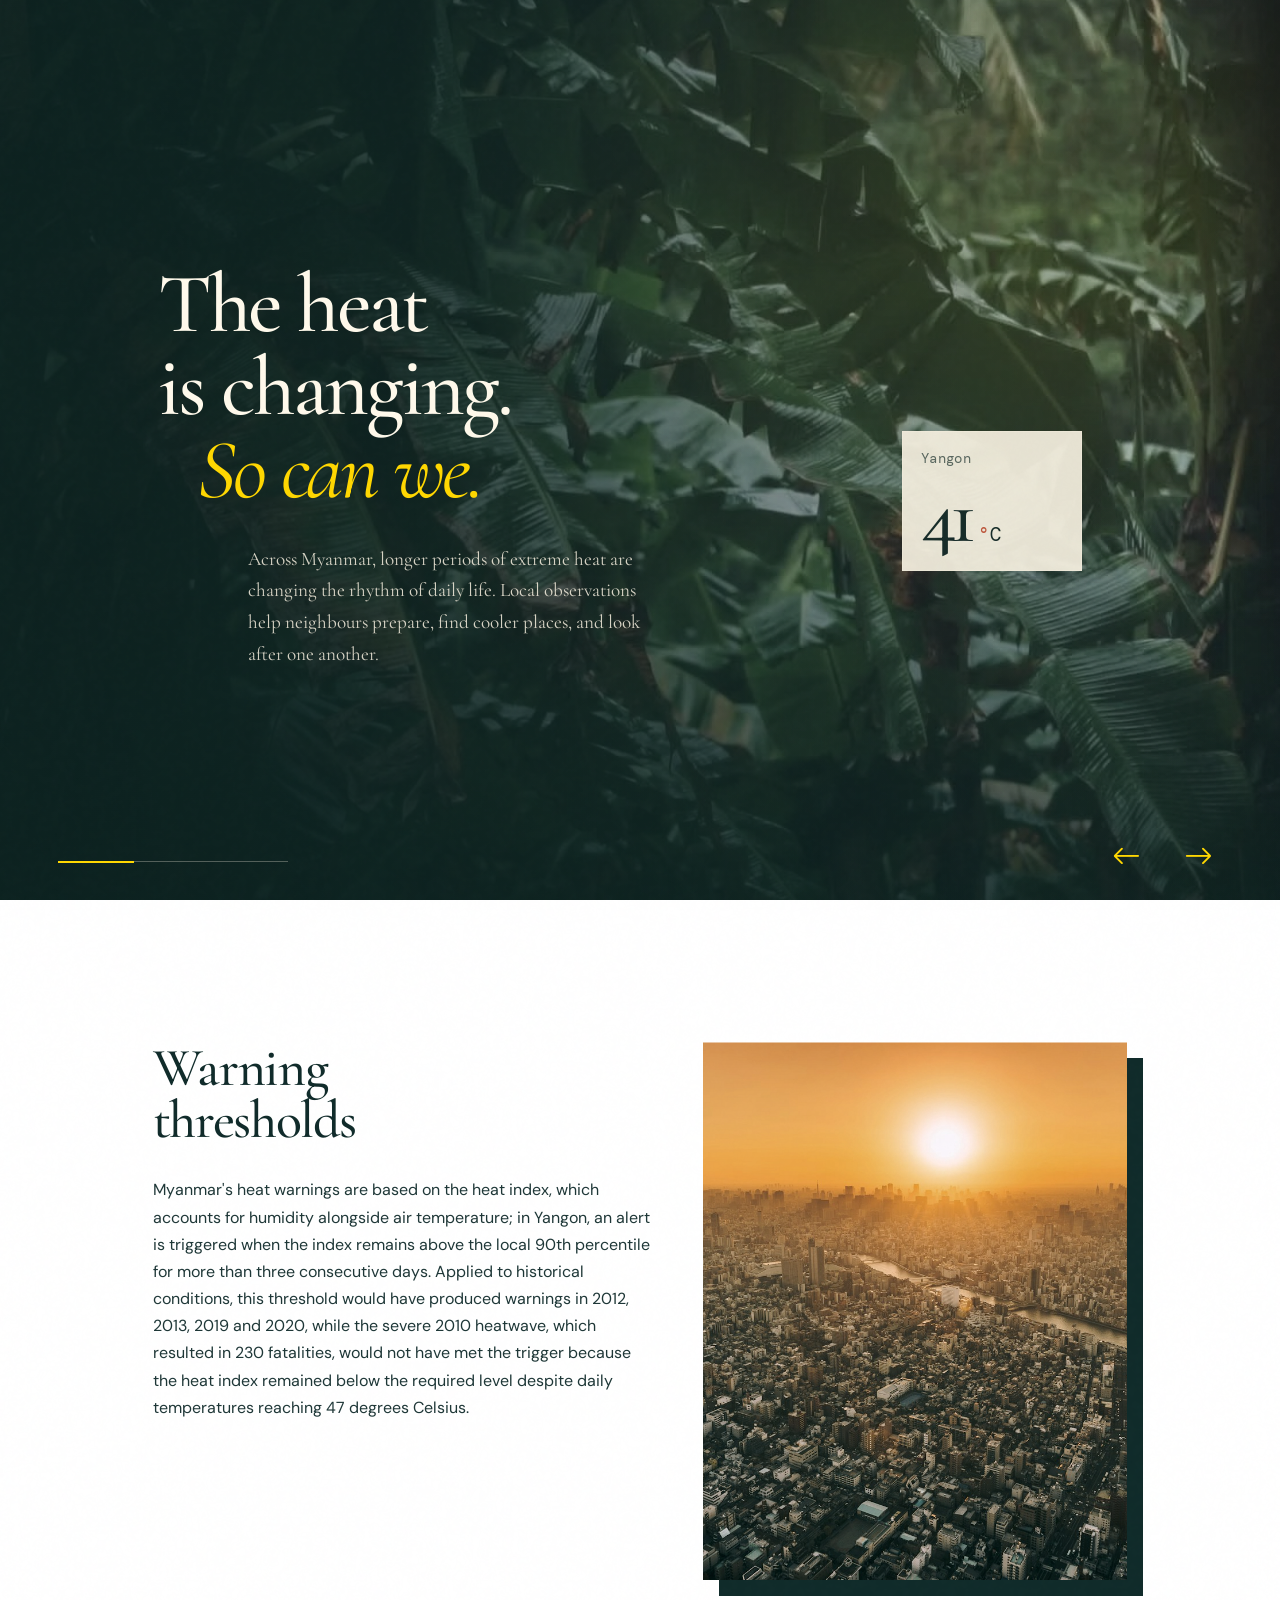
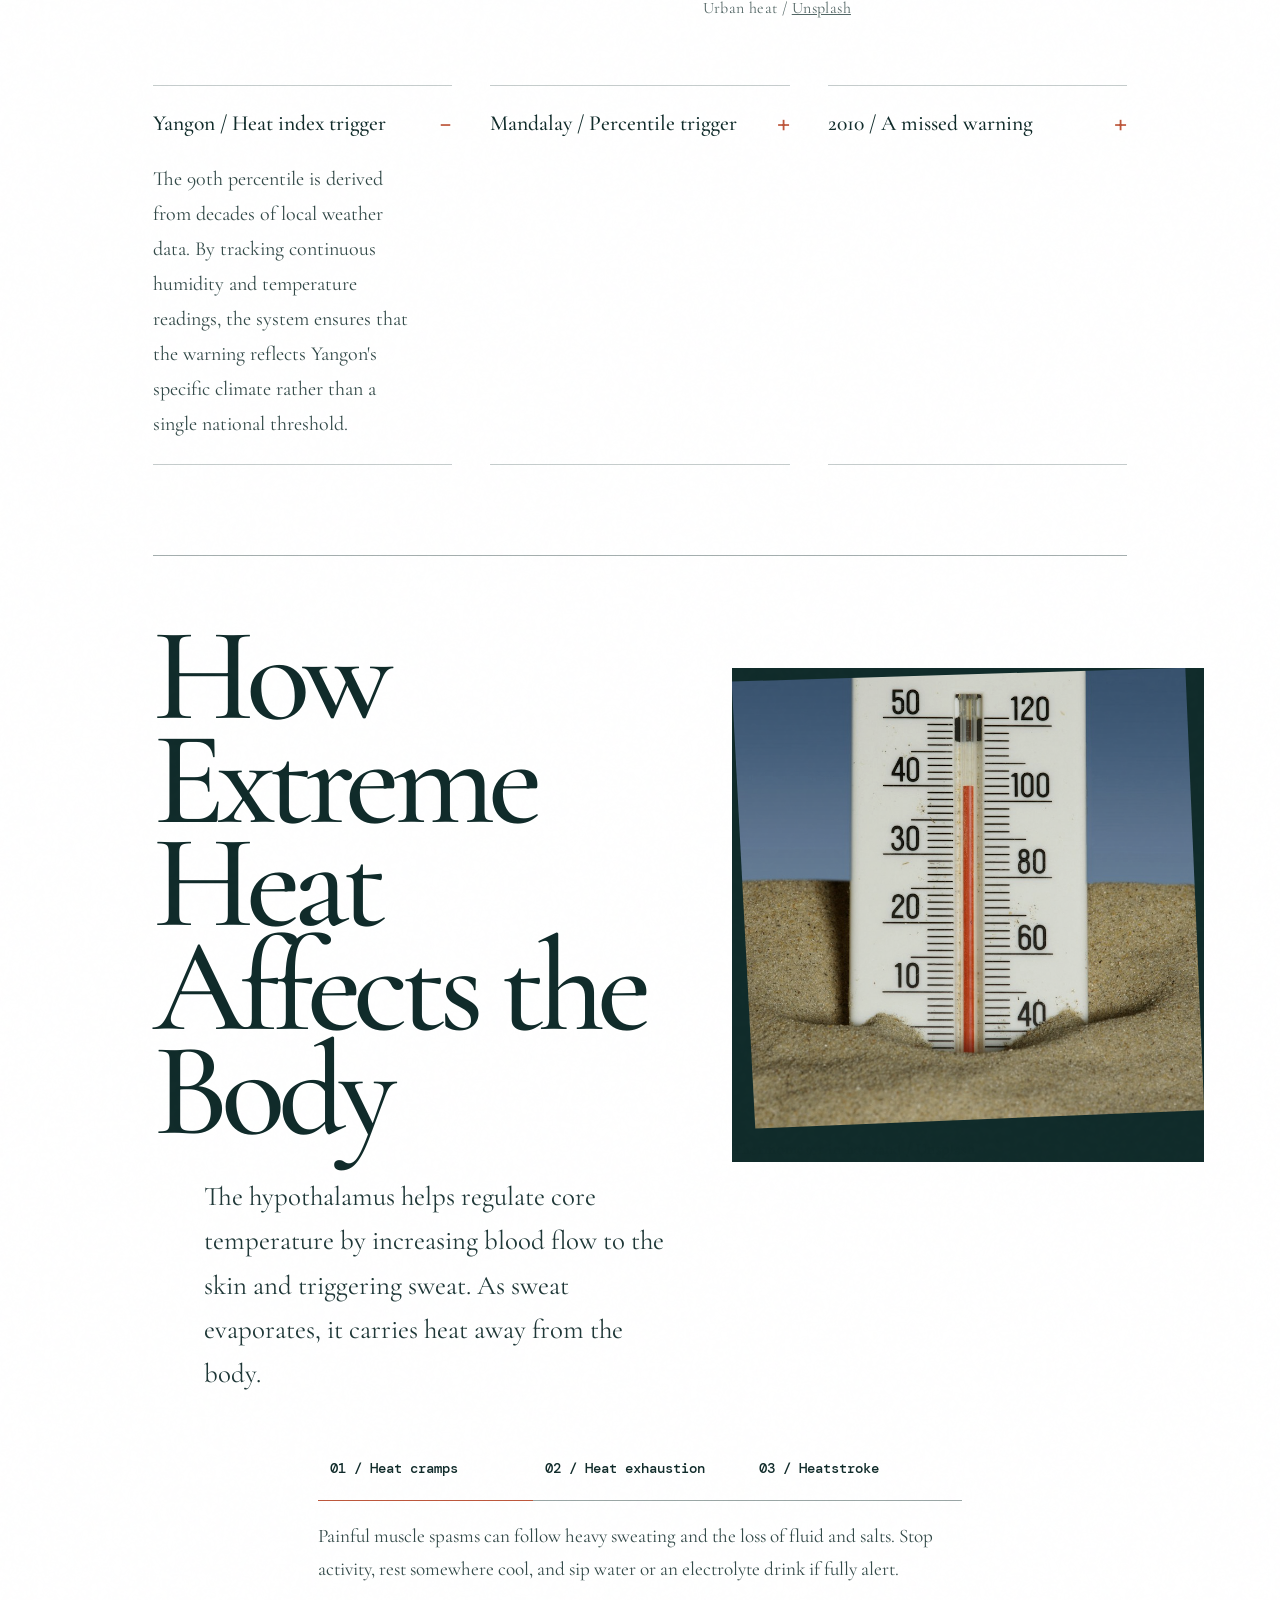
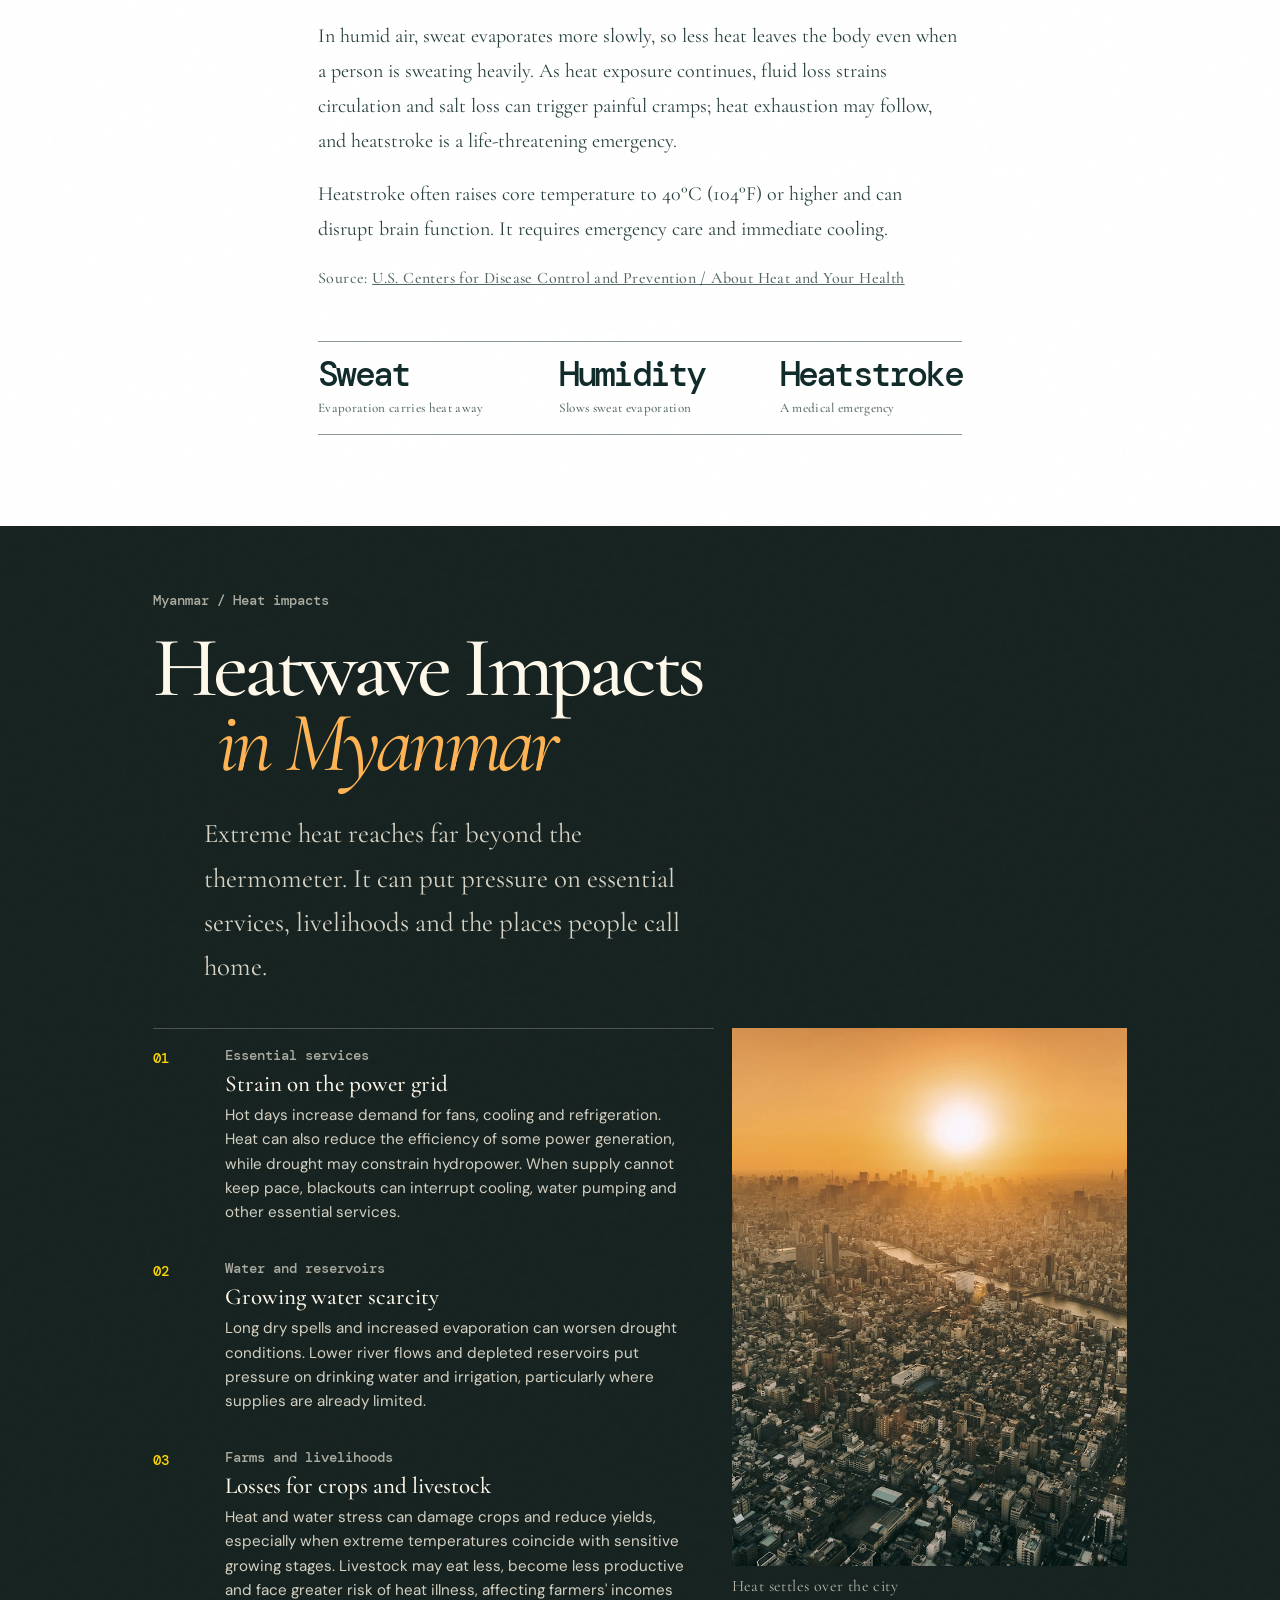
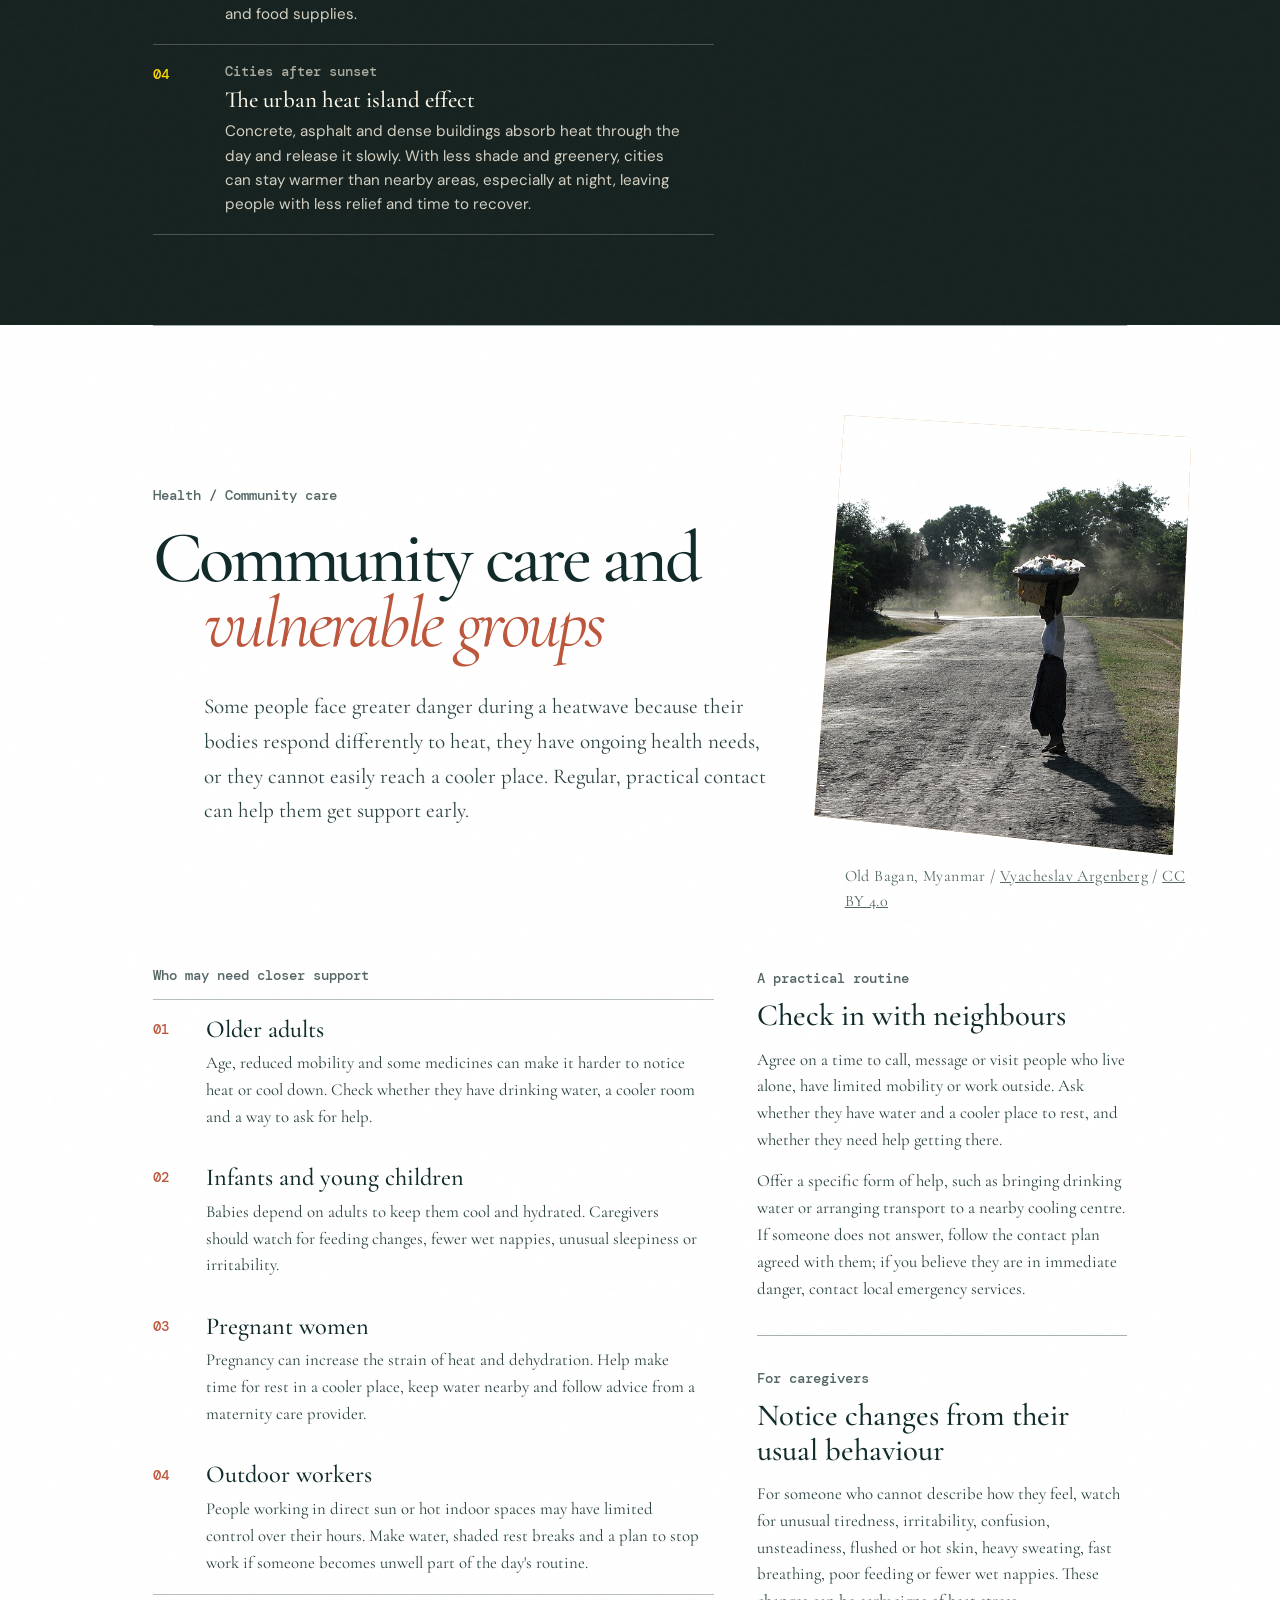
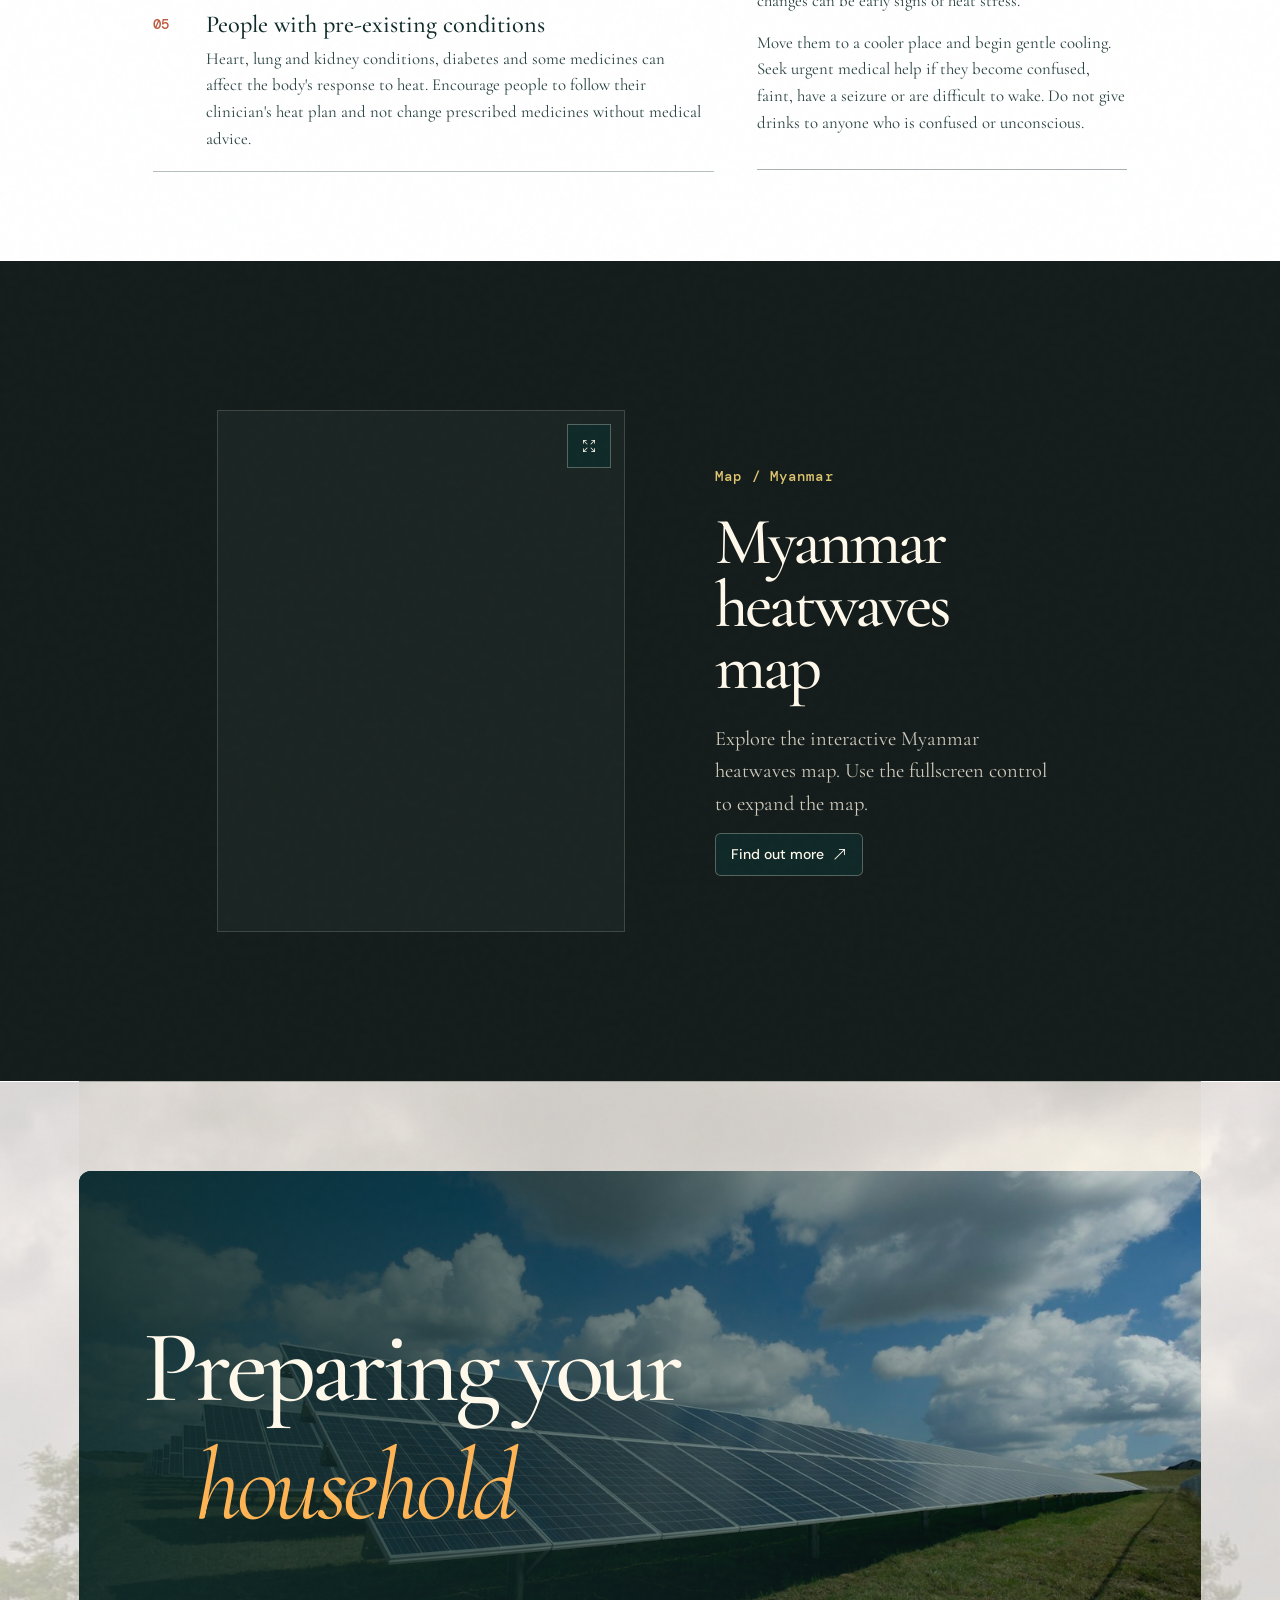
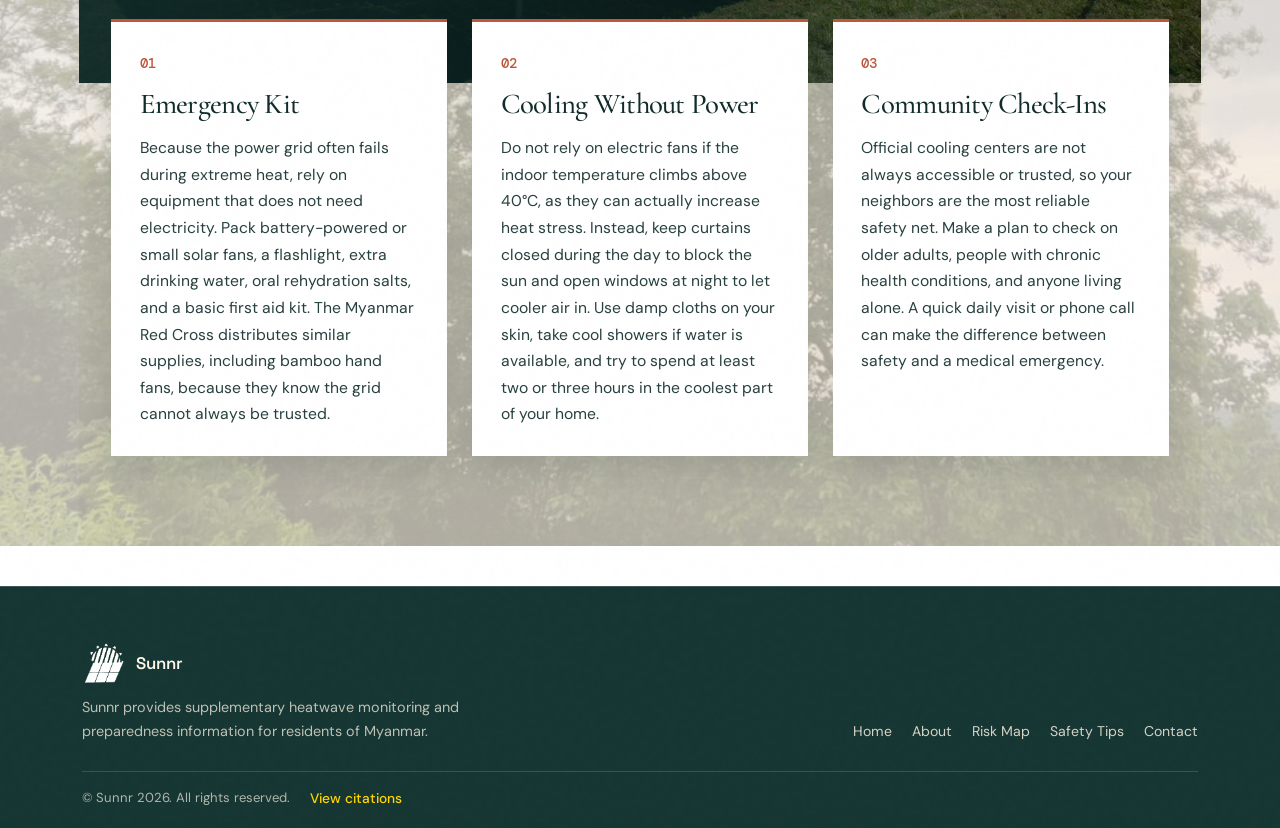
<file: index.html>
﻿<!doctype html>
<html lang="en">
  <head>
    <meta charset="utf-8" />
    <meta name="viewport" content="width=device-width, initial-scale=1" />
    <meta name="description" content="Heat safety, local forecasts, early warnings and solar energy for communities across Myanmar." />
    <meta name="theme-color" content="#102b2a" />
    <title>Sunnr | Home</title>
    <link rel="icon" type="image/png" href="assets/images/logo.png" />
    <link rel="preconnect" href="https://fonts.googleapis.com" />
    <link rel="preconnect" href="https://fonts.gstatic.com" crossorigin />
    <link href="https://fonts.googleapis.com/css2?family=Cormorant+Garamond:wght@400;500;600&family=DM+Mono:wght@400;500&family=DM+Sans:wght@400;500;600;700&family=Space+Grotesk:wght@500;600;700&display=swap" rel="stylesheet" />
    <link href="https://cdn.jsdelivr.net/npm/bootstrap@5.3.3/dist/css/bootstrap.min.css" rel="stylesheet" integrity="sha384-QWTKZyjpPEjISv5WaRU9OFeRpok6YctnYmDr5pNlyT2bRjXh0JMhjY6hW+ALEwIH" crossorigin="anonymous" />
    <link rel="stylesheet" href="https://cdn.jsdelivr.net/npm/bootstrap-icons@1.11.3/font/bootstrap-icons.min.css" integrity="sha384-XGjxtQfXaH2tnPFa9x+ruJTuLE3Aa6LhHSWRr1XeTyhezb4abCG4ccI5AkVDxqC+" crossorigin="anonymous" />
    <link rel="stylesheet" href="style.css" />
    <script src="https://cdn.jsdelivr.net/npm/bootstrap@5.3.3/dist/js/bootstrap.bundle.min.js" integrity="sha384-YvpcrYf0tY3lHB60NNkmXc5s9fDVZLESaAA55NDzOxhy9GkcIdslK1eN7N6jIeHz" crossorigin="anonymous" defer></script>
    <script src="script.js" defer></script>
  </head>
  <body class="home-page">
    <div class="film-grain" aria-hidden="true"></div>
    <header class="site-header">
      <nav class="navbar navbar-expand-xl site-navbar" aria-label="Main navigation">
        <div class="container">
          <a class="navbar-brand site-brand" href="index.html"><img src="assets/images/logo-white.png" alt="" /><span class="brand-word">Sunnr</span></a>
          <button class="navbar-toggler" type="button" data-bs-toggle="collapse" data-bs-target="#mainNavbar" aria-controls="mainNavbar" aria-expanded="false" aria-label="Toggle navigation"><span class="menu-icon"></span></button>
          <div class="collapse navbar-collapse" id="mainNavbar">
            <ul class="navbar-nav ms-auto align-items-xl-center">
              <li class="nav-item"><a class="nav-link active" aria-current="page" href="index.html">Home</a></li>
              <li class="nav-item"><a class="nav-link" href="about.html">About us</a></li>
              <li class="nav-item"><a class="nav-link" href="solar-control.html">Solar panel control</a></li>
              <li class="nav-item"><a class="nav-link" href="monitoring.html">Heat monitoring</a></li>
              <li class="nav-item"><a class="nav-link" href="risk-map.html">Risk map</a></li>
              <li class="nav-item"><a class="nav-link" href="safety.html">Safety tips</a></li>
              <li class="nav-item"><a class="nav-link" href="contact.html">Contact</a></li>
            </ul>
          </div>
        </div>
      </nav>
    </header>
    <main class="home-main">
      <section id="story" class="story-viewport" aria-label="Climate stories">
        <div class="story-track" id="storyTrack">
          <section class="story-slide heat-slide" data-slide="0" aria-label="The heat">
            <video class="scene-video" autoplay muted loop playsinline poster="assets/images/hero-slide-1-poster.jpg" aria-hidden="true"><source src="assets/videos/hero-slide-1.mp4" type="video/mp4" /></video>
            <div class="scene-wash heat-wash"></div>
            <div class="container-fluid scene-grid heat-grid">
              <div class="row h-100 align-items-center gx-0">
                <div class="col-12 col-lg-8 heat-copy-column">
                  <h1 class="heat-title">The heat<br />is changing.<br /><em>So can we.</em></h1>
                  <p class="heat-intro">Across Myanmar, longer periods of extreme heat are changing the rhythm of daily life. Local observations help neighbours prepare, find cooler places, and look after one another.</p>
                </div>
                <div class="col-12 col-lg-3 offset-lg-1">
                  <div class="temperature-stamp" aria-live="polite">
                    <span class="stamp-label" data-location>Yangon</span>
                    <strong class="temperature-reading"><span class="temperature-value" id="temperatureValue">41</span><span class="temperature-unit"><span class="temperature-degree">°</span><span>C</span></span></strong>
                  </div>
                </div>
              </div>
            </div>
          </section>
          <section class="story-slide solar-slide" data-slide="1" aria-label="How solar energy can help during extreme heat">
            <video class="scene-video" autoplay muted loop playsinline poster="assets/images/hero-slide-2-poster.jpg" aria-hidden="true"><source src="assets/videos/hero-slide-2.mp4" type="video/mp4" /></video>
            <div class="scene-wash solar-wash"></div>
            <div class="container-fluid scene-grid solar-grid">
              <div class="row h-100 align-items-center gx-0 solar-content">
                <div class="col-12 col-lg-5 solar-copy">
                  <h2 class="solar-title">How solar energy<br />can help during<br /><em>extreme heat</em></h2>
                  <p class="solar-intro">When grid electricity is interrupted, heat can make access to power especially important. Solar panels generate electricity in daylight, and a battery can store some of it for later.</p>
                  <p class="solar-caveat">Together, they may support fans, suitable cooling equipment and essential devices. Available power depends on sunlight, system size, battery capacity and what is connected.</p>
                  <button class="research-trigger" type="button" data-bs-toggle="modal" data-bs-target="#solarResearchModal">Explore the research <i class="bi bi-arrow-up-right" aria-hidden="true"></i></button>
                </div>
                <div class="col-12 col-lg-6 offset-lg-1 solar-steps" aria-label="How solar and battery storage can support a home">
                  <article class="solar-step"><span class="solar-step-number">01</span><div><h3>Sunlight becomes electricity</h3><p>Roof-mounted panels generate power during daylight, including when the grid is unavailable.</p></div><i class="bi bi-sun" aria-hidden="true"></i></article>
                  <article class="solar-step"><span class="solar-step-number">02</span><div><h3>A battery keeps some for later</h3><p>Stored energy can be used after sunset or during a power interruption.</p></div><i class="bi bi-battery-half" aria-hidden="true"></i></article>
                  <article class="solar-step"><span class="solar-step-number">03</span><div><h3>Essential devices can stay powered</h3><p>Depending on the system, stored electricity may run a fan or other selected household devices.</p></div><i class="bi bi-house-heart" aria-hidden="true"></i></article>
                </div>
              </div>
            </div>
          </section>
          <section class="story-slide warning-slide" data-slide="2" aria-label="Preparing for extreme heat">
            <video class="scene-video warning-video" autoplay muted loop playsinline poster="assets/images/hero-slide-3-poster.jpg" aria-hidden="true"><source src="assets/videos/hero-slide-3.mp4" type="video/mp4" /></video>
            <div class="scene-wash warning-wash"></div>
            <div class="container-fluid scene-grid warning-grid">
              <div class="row h-100 align-items-center gx-0">
                <div class="col-12 col-lg-5 warning-copy">
                  <h2 class="warning-title">Preparing for<br /><em>extreme<br />heat</em></h2>
                  <p class="warning-intro">Heat can affect health, especially when people cannot reach a cooler place or must spend long periods outdoors.</p>
                </div>
                <div class="col-12 col-lg-6 offset-lg-1 warning-content">
                  <div class="official-warning">
                    <span class="official-warning-label"><i class="bi bi-broadcast-pin" aria-hidden="true"></i> Official forecast source</span>
                    <p>Check Myanmar’s Department of Meteorology and Hydrology for official forecasts and alerts.</p>
                    <a href="https://moezala.gov.mm/en" target="_blank" rel="noopener noreferrer">Visit the Department of Meteorology and Hydrology <i class="bi bi-arrow-up-right" aria-hidden="true"></i></a>
                  </div>
                  <div class="heat-guidance">
                    <p>Reduce strenuous outdoor activity during the hottest periods where possible. Seek shade or a cooler indoor place, and drink water regularly while following any medical advice.</p>
                    <p>Check on older adults, young children, people with disabilities, people living alone and outdoor workers, who may need extra support.</p>
                    <p class="heat-emergency"><strong>Know the danger signs.</strong> Confusion, collapse or seizures can signal heatstroke. Seek emergency medical help immediately and begin cooling while help is arranged.</p>
                  </div>
                  <p class="heat-sources">Guidance: <a href="https://www.who.int/news-room/fact-sheets/detail/climate-change-heat-and-health" target="_blank" rel="noopener noreferrer">World Health Organization</a> · <a href="https://www.anticipation-hub.org/Documents/EAPs/sEAP_Myanmar_Heatwave_2024.pdf" target="_blank" rel="noopener noreferrer">Myanmar urban heatwave protocol</a></p>
                </div>
              </div>
            </div>
          </section>
        </div>
        <nav class="story-navigation" aria-label="Story navigation">
          <div class="story-progress" id="storyProgressControl" role="slider" tabindex="0" aria-label="Choose story slide" aria-valuemin="1" aria-valuemax="3" aria-valuenow="1" aria-valuetext="Slide 1 of 3"><i id="storyProgress" aria-hidden="true"></i></div>
          <div class="story-controls"><button class="story-control previous-control" id="previousSlide" type="button" aria-label="Previous story"><i class="bi bi-arrow-left" aria-hidden="true"></i></button><button class="story-control next-control" id="nextSlide" type="button" aria-label="Next story"><i class="bi bi-arrow-right" aria-hidden="true"></i></button></div>
        </nav>
      </section>
      <section class="field-report" id="field-report" aria-labelledby="warning-thresholds-title">
          <div class="field-report-frame">
            <section class="warning-report" aria-labelledby="warning-thresholds-title">
              <div class="warning-report-copy">
                <div class="warning-report-heading" data-reveal>
                  <h2 class="report-heading" id="warning-thresholds-title">Warning<br />thresholds</h2>
                </div>

                <p class="report-lead warning-report-lead" data-reveal>Myanmar's heat warnings are based on the heat index, which accounts for humidity alongside air temperature; in Yangon, an alert is triggered when the index remains above the local 90th percentile for more than three consecutive days. Applied to historical conditions, this threshold would have produced warnings in 2012, 2013, 2019 and 2020, while the severe 2010 heatwave, which resulted in 230 fatalities, would not have met the trigger because the heat index remained below the required level despite daily temperatures reaching 47 degrees Celsius.</p>
              </div>

              <figure class="report-photo report-photo-heat" data-reveal>
                <div class="report-photo-image">
                  <img src="assets/images/heat-city.jpg" alt="A city skyline under a strong orange sun" loading="lazy" />
                </div>
                <figcaption class="report-micro">Urban heat / <a href="https://unsplash.com/photos/aerial-view-of-city-during-golden-hour-6xh7H5tWj9c" target="_blank" rel="noopener noreferrer">Unsplash</a></figcaption>
              </figure>

              <div class="accordion report-accordion" id="warningThresholdAccordion" data-reveal>
                <div class="accordion-item">
                  <h3 class="accordion-header" id="yangonThresholdHeading">
                    <button class="accordion-button" type="button" data-bs-toggle="collapse" data-bs-target="#yangonThresholdDetails" aria-expanded="true" aria-controls="yangonThresholdDetails">
                      Yangon / Heat index trigger
                    </button>
                  </h3>
                  <div id="yangonThresholdDetails" class="accordion-collapse collapse show" aria-labelledby="yangonThresholdHeading" data-bs-parent="#warningThresholdAccordion">
                    <div class="accordion-body">The 90th percentile is derived from decades of local weather data. By tracking continuous humidity and temperature readings, the system ensures that the warning reflects Yangon's specific climate rather than a single national threshold.</div>
                  </div>
                </div>
                <div class="accordion-item">
                  <h3 class="accordion-header" id="mandalayThresholdHeading">
                    <button class="accordion-button collapsed" type="button" data-bs-toggle="collapse" data-bs-target="#mandalayThresholdDetails" aria-expanded="false" aria-controls="mandalayThresholdDetails">
                      Mandalay / Percentile trigger
                    </button>
                  </h3>
                  <div id="mandalayThresholdDetails" class="accordion-collapse collapse" aria-labelledby="mandalayThresholdHeading" data-bs-parent="#warningThresholdAccordion">
                    <div class="accordion-body">Mandalay's baseline humidity and temperature patterns differ from Yangon's. The local 90th percentile is a different absolute value, meaning warnings are calibrated specifically for the region's typical climate.</div>
                  </div>
                </div>
                <div class="accordion-item">
                  <h3 class="accordion-header" id="missedHeatwaveHeading">
                    <button class="accordion-button collapsed" type="button" data-bs-toggle="collapse" data-bs-target="#missedHeatwaveDetails" aria-expanded="false" aria-controls="missedHeatwaveDetails">
                      2010 / A missed warning
                    </button>
                  </h3>
                  <div id="missedHeatwaveDetails" class="accordion-collapse collapse" aria-labelledby="missedHeatwaveHeading" data-bs-parent="#warningThresholdAccordion">
                    <div class="accordion-body">During the 2010 event, humidity was relatively low. Even though temperatures reached 47 degrees, the heat index stayed below the required threshold, highlighting the difficulty of creating a single rule for extreme weather.</div>
                  </div>
                </div>
              </div>

            </section>

            <section class="heat-body-report" aria-labelledby="heat-body-title">
              <div class="heat-body-heading" data-reveal>
                <h2 class="report-heading" id="heat-body-title">How Extreme Heat<br />Affects the Body</h2>
                <p class="report-lead">The hypothalamus helps regulate core temperature by increasing blood flow to the skin and triggering sweat. As sweat evaporates, it carries heat away from the body.</p>
              </div>

              <figure class="report-photo report-photo-body" data-reveal>
                <img src="assets/images/heat-thermometer.jpg" alt="A thermometer showing high temperatures above hot sand" loading="lazy" />
                <figcaption class="report-micro">Thermometer in hot sand / Unsplash</figcaption>
              </figure>

              <div class="heat-illness-tabs" data-reveal>
                <ul class="nav nav-tabs" id="heatIllnessTabs" role="tablist" aria-label="Heat illness stages">
                  <li class="nav-item" role="presentation">
                    <button class="nav-link active" id="heatCrampsTab" data-bs-toggle="tab" data-bs-target="#heatCrampsPane" type="button" role="tab" aria-controls="heatCrampsPane" aria-selected="true">01 / Heat cramps</button>
                  </li>
                  <li class="nav-item" role="presentation">
                    <button class="nav-link" id="heatExhaustionTab" data-bs-toggle="tab" data-bs-target="#heatExhaustionPane" type="button" role="tab" aria-controls="heatExhaustionPane" aria-selected="false">02 / Heat exhaustion</button>
                  </li>
                  <li class="nav-item" role="presentation">
                    <button class="nav-link" id="heatStrokeTab" data-bs-toggle="tab" data-bs-target="#heatStrokePane" type="button" role="tab" aria-controls="heatStrokePane" aria-selected="false">03 / Heatstroke</button>
                  </li>
                </ul>
                <div class="tab-content" id="heatIllnessTabContent">
                  <div class="tab-pane fade show active" id="heatCrampsPane" role="tabpanel" aria-labelledby="heatCrampsTab" tabindex="0">
                    <p>Painful muscle spasms can follow heavy sweating and the loss of fluid and salts. Stop activity, rest somewhere cool, and sip water or an electrolyte drink if fully alert.</p>
                  </div>
                  <div class="tab-pane fade" id="heatExhaustionPane" role="tabpanel" aria-labelledby="heatExhaustionTab" tabindex="0">
                    <p>Weakness, headache, nausea, dizziness and heavy sweating can signal worsening heat strain. Move to a cool place, loosen clothing, cool the skin and sip fluids. Seek medical care if symptoms worsen or do not improve.</p>
                  </div>
                  <div class="tab-pane fade" id="heatStrokePane" role="tabpanel" aria-labelledby="heatStrokeTab" tabindex="0">
                    <p>Confusion, seizures, fainting or collapse can mean the body's temperature control is failing; heatstroke can develop without a preceding stage. Call emergency services and begin rapid cooling immediately. Do not give fluids to someone who is confused or unconscious.</p>
                  </div>
                </div>
              </div>

              <div class="heat-body-copy" data-reveal>
                <p>In humid air, sweat evaporates more slowly, so less heat leaves the body even when a person is sweating heavily. As heat exposure continues, fluid loss strains circulation and salt loss can trigger painful cramps; heat exhaustion may follow, and heatstroke is a life-threatening emergency.</p>
                <p>Heatstroke often raises core temperature to 40°C (104°F) or higher and can disrupt brain function. It requires emergency care and immediate cooling.</p>
                <p class="report-micro">Source: <a href="https://www.cdc.gov/heat-health/about/index.html" target="_blank" rel="noopener noreferrer">U.S. Centers for Disease Control and Prevention / About Heat and Your Health</a></p>
              </div>

              <div class="heat-body-facts" data-reveal aria-label="How the body responds to heat">
                <div><strong>Sweat</strong><span class="report-micro">Evaporation carries heat away</span></div>
                <div><strong>Humidity</strong><span class="report-micro">Slows sweat evaporation</span></div>
                <div><strong>Heatstroke</strong><span class="report-micro">A medical emergency</span></div>
              </div>
            </section>

            <section class="myanmar-impacts-report" aria-labelledby="myanmar-impacts-title">
              <div class="impacts-heading" data-reveal>
                <p class="impacts-kicker">Myanmar / Heat impacts</p>
                <h2 class="report-heading" id="myanmar-impacts-title">Heatwave Impacts<br /><em>in Myanmar</em></h2>
                <p class="report-lead">Extreme heat reaches far beyond the thermometer. It can put pressure on essential services, livelihoods and the places people call home.</p>
              </div>

              <figure class="report-photo impacts-photo" data-reveal>
                <img src="assets/images/heat-city.jpg" alt="A city skyline beneath a hot orange sky" loading="lazy" />
                <figcaption class="report-micro">Heat settles over the city</figcaption>
              </figure>

              <ul class="list-group impacts-list" aria-label="Consequences of extreme heat in Myanmar">
                <li class="list-group-item impact-item" data-reveal>
                  <span class="impact-number">01</span>
                  <div>
                    <p class="impact-label">Essential services</p>
                    <h3>Strain on the power grid</h3>
                    <p>Hot days increase demand for fans, cooling and refrigeration. Heat can also reduce the efficiency of some power generation, while drought may constrain hydropower. When supply cannot keep pace, blackouts can interrupt cooling, water pumping and other essential services.</p>
                  </div>
                </li>
                <li class="list-group-item impact-item" data-reveal>
                  <span class="impact-number">02</span>
                  <div>
                    <p class="impact-label">Water and reservoirs</p>
                    <h3>Growing water scarcity</h3>
                    <p>Long dry spells and increased evaporation can worsen drought conditions. Lower river flows and depleted reservoirs put pressure on drinking water and irrigation, particularly where supplies are already limited.</p>
                  </div>
                </li>
                <li class="list-group-item impact-item" data-reveal>
                  <span class="impact-number">03</span>
                  <div>
                    <p class="impact-label">Farms and livelihoods</p>
                    <h3>Losses for crops and livestock</h3>
                    <p>Heat and water stress can damage crops and reduce yields, especially when extreme temperatures coincide with sensitive growing stages. Livestock may eat less, become less productive and face greater risk of heat illness, affecting farmers' incomes and food supplies.</p>
                  </div>
                </li>
                <li class="list-group-item impact-item" data-reveal>
                  <span class="impact-number">04</span>
                  <div>
                    <p class="impact-label">Cities after sunset</p>
                    <h3>The urban heat island effect</h3>
                    <p>Concrete, asphalt and dense buildings absorb heat through the day and release it slowly. With less shade and greenery, cities can stay warmer than nearby areas, especially at night, leaving people with less relief and time to recover.</p>
                  </div>
                </li>
              </ul>
            </section>

            <section class="community-care-report" aria-labelledby="community-care-title">
              <div class="community-care-heading" data-reveal>
                <p class="community-care-kicker">Health / Community care</p>
                <h2 class="report-heading" id="community-care-title">Community care and<br /><em>vulnerable groups</em></h2>
                <p class="community-care-intro">Some people face greater danger during a heatwave because their bodies respond differently to heat, they have ongoing health needs, or they cannot easily reach a cooler place. Regular, practical contact can help them get support early.</p>
              </div>

              <figure class="report-photo community-care-photo" data-reveal>
                <div class="community-care-photo-frame">
                  <img src="assets/images/bagan-heat.jpg" alt="A woman carrying a basket along a sunlit road in Old Bagan, Myanmar, on a hot day" loading="lazy" />
                </div>
                <figcaption class="report-micro">Old Bagan, Myanmar / <a href="https://commons.wikimedia.org/wiki/File:Old_Bagan,_Myanmar,_Burmese_woman_standing_on_the_road_in_arid_and_dry_Bagan_landscape.jpg" target="_blank" rel="noopener noreferrer">Vyacheslav Argenberg</a> / <a href="https://creativecommons.org/licenses/by/4.0/" target="_blank" rel="noopener noreferrer">CC BY 4.0</a></figcaption>
              </figure>

              <div class="community-risk-directory" data-reveal>
                <p class="community-care-label">Who may need closer support</p>
                <ul class="list-group community-risk-list" aria-label="Groups at higher risk during a heatwave">
                  <li class="list-group-item community-risk-item" data-reveal>
                    <span class="community-risk-number">01</span>
                    <div>
                      <h3>Older adults</h3>
                      <p>Age, reduced mobility and some medicines can make it harder to notice heat or cool down. Check whether they have drinking water, a cooler room and a way to ask for help.</p>
                    </div>
                  </li>
                  <li class="list-group-item community-risk-item" data-reveal>
                    <span class="community-risk-number">02</span>
                    <div>
                      <h3>Infants and young children</h3>
                      <p>Babies depend on adults to keep them cool and hydrated. Caregivers should watch for feeding changes, fewer wet nappies, unusual sleepiness or irritability.</p>
                    </div>
                  </li>
                  <li class="list-group-item community-risk-item" data-reveal>
                    <span class="community-risk-number">03</span>
                    <div>
                      <h3>Pregnant women</h3>
                      <p>Pregnancy can increase the strain of heat and dehydration. Help make time for rest in a cooler place, keep water nearby and follow advice from a maternity care provider.</p>
                    </div>
                  </li>
                  <li class="list-group-item community-risk-item" data-reveal>
                    <span class="community-risk-number">04</span>
                    <div>
                      <h3>Outdoor workers</h3>
                      <p>People working in direct sun or hot indoor spaces may have limited control over their hours. Make water, shaded rest breaks and a plan to stop work if someone becomes unwell part of the day's routine.</p>
                    </div>
                  </li>
                  <li class="list-group-item community-risk-item" data-reveal>
                    <span class="community-risk-number">05</span>
                    <div>
                      <h3>People with pre-existing conditions</h3>
                      <p>Heart, lung and kidney conditions, diabetes and some medicines can affect the body's response to heat. Encourage people to follow their clinician's heat plan and not change prescribed medicines without medical advice.</p>
                    </div>
                  </li>
                </ul>
              </div>

              <aside class="community-care-guidance">
                <section class="community-guidance-block" aria-labelledby="neighbor-check-title" data-reveal>
                  <p class="community-care-label">A practical routine</p>
                  <h3 id="neighbor-check-title">Check in with neighbours</h3>
                  <p>Agree on a time to call, message or visit people who live alone, have limited mobility or work outside. Ask whether they have water and a cooler place to rest, and whether they need help getting there.</p>
                  <p>Offer a specific form of help, such as bringing drinking water or arranging transport to a nearby cooling centre. If someone does not answer, follow the contact plan agreed with them; if you believe they are in immediate danger, contact local emergency services.</p>
                </section>
                <section class="community-guidance-block caregiver-guidance" aria-labelledby="caregiver-signs-title" data-reveal>
                  <p class="community-care-label">For caregivers</p>
                  <h3 id="caregiver-signs-title">Notice changes from their usual behaviour</h3>
                  <p>For someone who cannot describe how they feel, watch for unusual tiredness, irritability, confusion, unsteadiness, flushed or hot skin, heavy sweating, fast breathing, poor feeding or fewer wet nappies. These changes can be early signs of heat stress.</p>
                  <p>Move them to a cooler place and begin gentle cooling. Seek urgent medical help if they become confused, faint, have a seizure or are difficult to wake. Do not give drinks to anyone who is confused or unconscious.</p>
                </section>
              </aside>
            </section>

            <section class="heat-monitoring-report" aria-labelledby="heat-monitoring-title">
              <figure class="heat-map-panel" data-reveal>
                <iframe class="heat-map-frame" id="heatMapFrame" title="Interactive Myanmar heatwaves map" src="https://myanmar-heatwaves-map.vercel.app/" loading="lazy" referrerpolicy="no-referrer-when-downgrade"></iframe>
                <button class="heat-map-fullscreen" id="heatMapFullscreen" type="button" aria-label="View map fullscreen" aria-controls="heatMapFrame">
                  <i class="bi bi-arrows-fullscreen" id="heatMapFullscreenIcon" aria-hidden="true"></i>
                </button>
                <span class="visually-hidden" id="heatMapFullscreenStatus" role="status" aria-live="polite"></span>
              </figure>

              <div class="heat-monitoring-copy">
                <div class="heat-monitoring-heading" data-reveal>
                  <p class="heat-monitoring-kicker">Map / Myanmar</p>
                  <h2 class="heat-monitoring-title" id="heat-monitoring-title">Myanmar<br />heatwaves map</h2>
                  <p class="heat-monitoring-intro">Explore the interactive Myanmar heatwaves map. Use the fullscreen control to expand the map.</p>
                  <a class="heat-map-more-link" href="risk-map.html">Find out more <i class="bi bi-arrow-up-right" aria-hidden="true"></i></a>
                </div>
              </div>
            </section>

            <section class="household-preparedness-report" aria-labelledby="household-preparedness-title">
              <div class="preparedness-background" aria-hidden="true">
                <video class="preparedness-background-video" autoplay muted loop playsinline preload="auto" poster="assets/images/pixabay-trees-wind-179620.jpg">
                  <source src="assets/videos/pixabay-trees-wind-179620.mp4" type="video/mp4" />
                </video>
              </div>
              <figure class="preparedness-scene" data-reveal>
                <img src="assets/images/solar-array.jpg" alt="Rows of solar panels generating electricity beneath a bright sky" loading="lazy" />
                <div class="household-preparedness-heading">
                  <h2 id="household-preparedness-title">Preparing your<br /><em>household</em></h2>
                </div>
              </figure>

              <div class="preparedness-card-grid">
                <article class="preparedness-card" data-reveal>
                  <span class="preparedness-number" aria-hidden="true">01</span>
                  <h3>Emergency Kit</h3>
                  <p class="preparedness-copy">Because the power grid often fails during extreme heat, rely on equipment that does not need electricity. Pack battery-powered or small solar fans, a flashlight, extra drinking water, oral rehydration salts, and a basic first aid kit. The Myanmar Red Cross distributes similar supplies, including bamboo hand fans, because they know the grid cannot always be trusted.</p>
                </article>
                <article class="preparedness-card" data-reveal>
                  <span class="preparedness-number" aria-hidden="true">02</span>
                  <h3>Cooling Without Power</h3>
                  <p class="preparedness-copy">Do not rely on electric fans if the indoor temperature climbs above 40°C, as they can actually increase heat stress. Instead, keep curtains closed during the day to block the sun and open windows at night to let cooler air in. Use damp cloths on your skin, take cool showers if water is available, and try to spend at least two or three hours in the coolest part of your home.</p>
                </article>
                <article class="preparedness-card" data-reveal>
                  <span class="preparedness-number" aria-hidden="true">03</span>
                  <h3>Community Check-Ins</h3>
                  <p class="preparedness-copy">Official cooling centers are not always accessible or trusted, so your neighbors are the most reliable safety net. Make a plan to check on older adults, people with chronic health conditions, and anyone living alone. A quick daily visit or phone call can make the difference between safety and a medical emergency.</p>
                </article>
              </div>
            </section>

          </div>
      </section>
    </main>
    <div class="modal fade solar-research-modal" id="solarResearchModal" tabindex="-1" aria-labelledby="solarResearchTitle" aria-describedby="solarResearchDescription" aria-hidden="true">
      <div class="modal-dialog modal-dialog-centered modal-lg"><div class="modal-content">
        <div class="modal-header"><div><h2 class="modal-title" id="solarResearchTitle">Solar energy and electricity resilience</h2></div><button type="button" class="btn-close" data-bs-dismiss="modal" aria-label="Close"></button></div>
        <div class="modal-body" id="solarResearchDescription">
          <p>A 2026 study by Ohn Zin Lin and colleagues examined a 22 kWp solar photovoltaic and battery installation in Yangon using operational data.</p>
          <p>Solar generation supplied 47.1% of the monitored site’s annual electricity demand. The findings show how solar generation and storage can contribute to electricity resilience in Myanmar.</p>
          <p>These results describe one specific installation. They are not a typical household-system expectation and do not establish how long a particular fan or air conditioner could run from a residential battery.</p>
          <a class="modal-source-link" href="https://doi.org/10.1016/j.renene.2026.125793" target="_blank" rel="noopener noreferrer">Read the original article <i class="bi bi-arrow-up-right" aria-hidden="true"></i></a>
        </div>
      </div></div>
    </div>
    <footer class="site-footer">
      <div class="container footer-inner">
        <div class="footer-copy">
          <a class="footer-brand" href="index.html"><img src="assets/images/logo-white.png" alt="" /><span>Sunnr</span></a>
          <p>Sunnr provides supplementary heatwave monitoring and preparedness information for residents of Myanmar.</p>
        </div>
        <nav class="footer-nav" aria-label="Footer navigation">
          <a href="index.html">Home</a>
          <a href="about.html">About</a>
          <a href="risk-map.html">Risk Map</a>
          <a href="safety.html">Safety Tips</a>
          <a href="contact.html">Contact</a>
        </nav>
        <div class="footer-meta">
          <p class="footer-copyright">© Sunnr 2026. All rights reserved.</p>
          <a class="footer-citations-link" href="citations.html">View citations</a>
        </div>
      </div>
    </footer>
  </body>
</html>
</file>
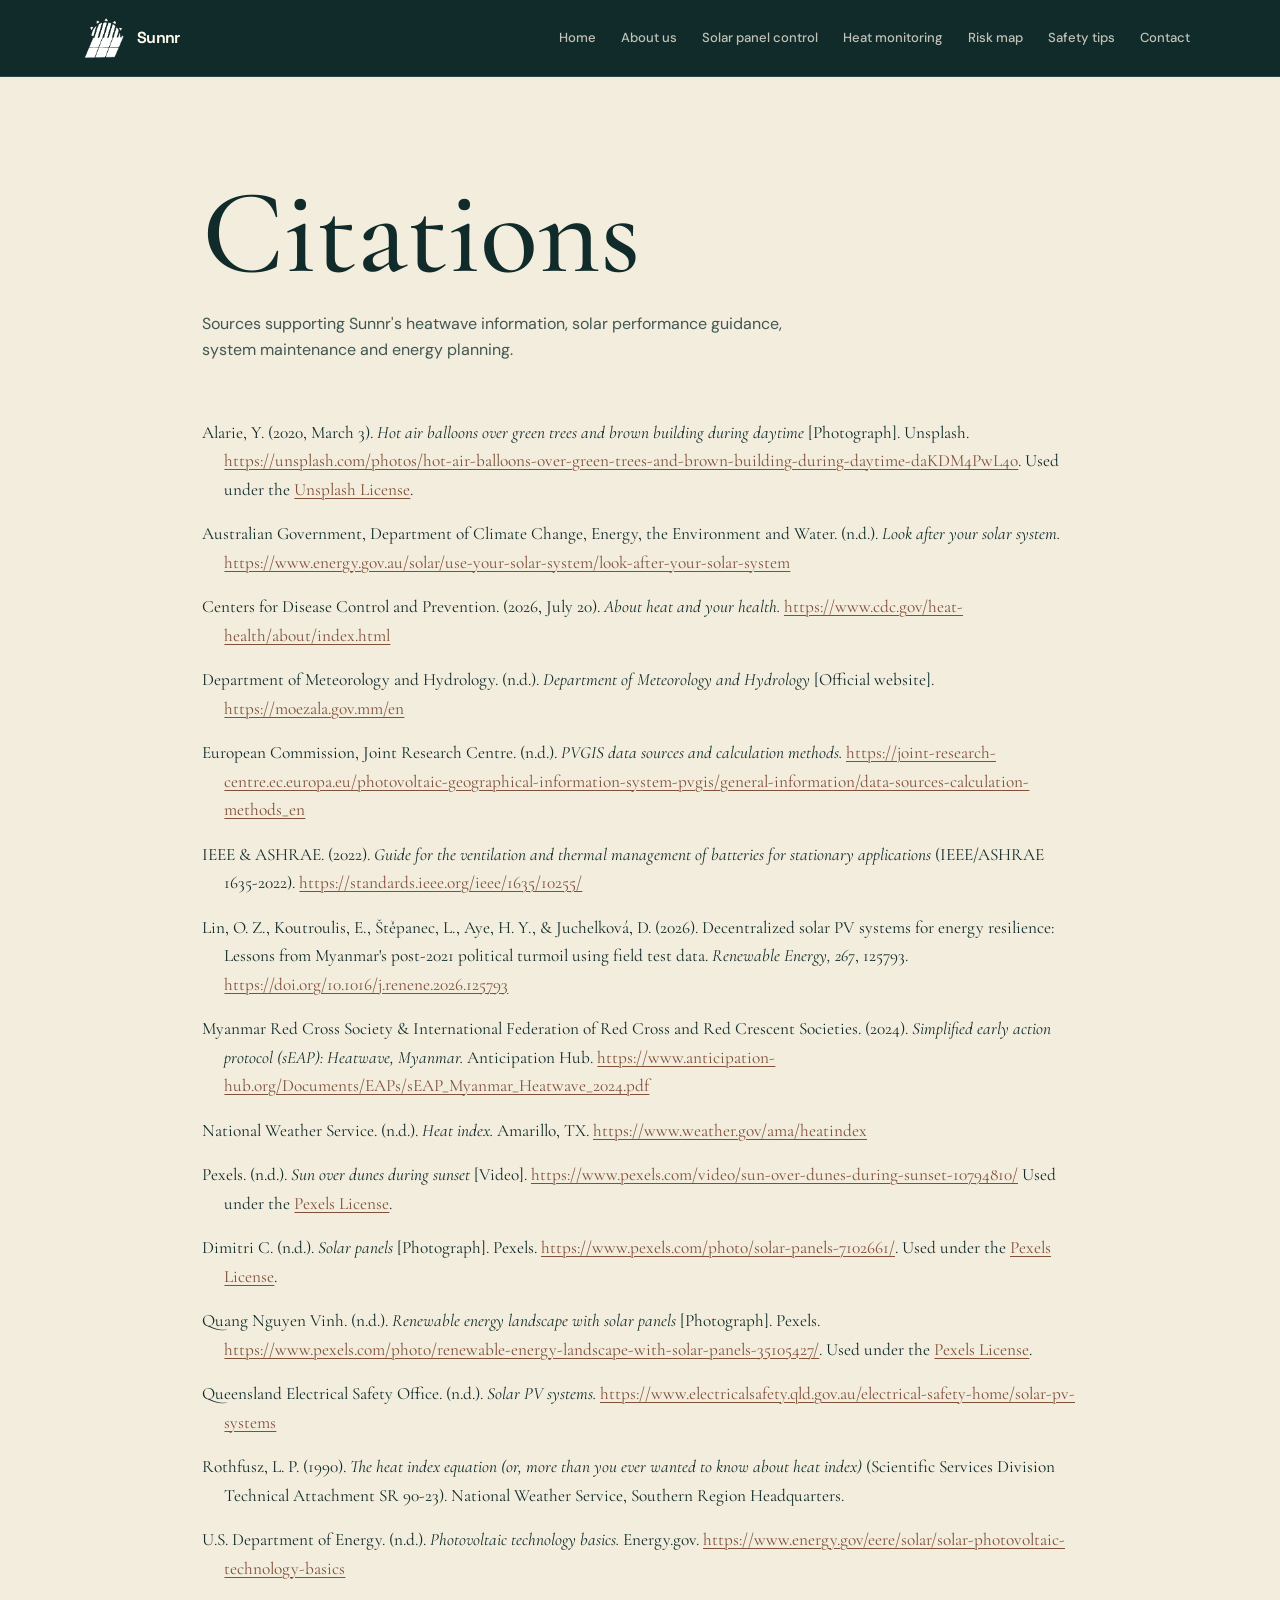
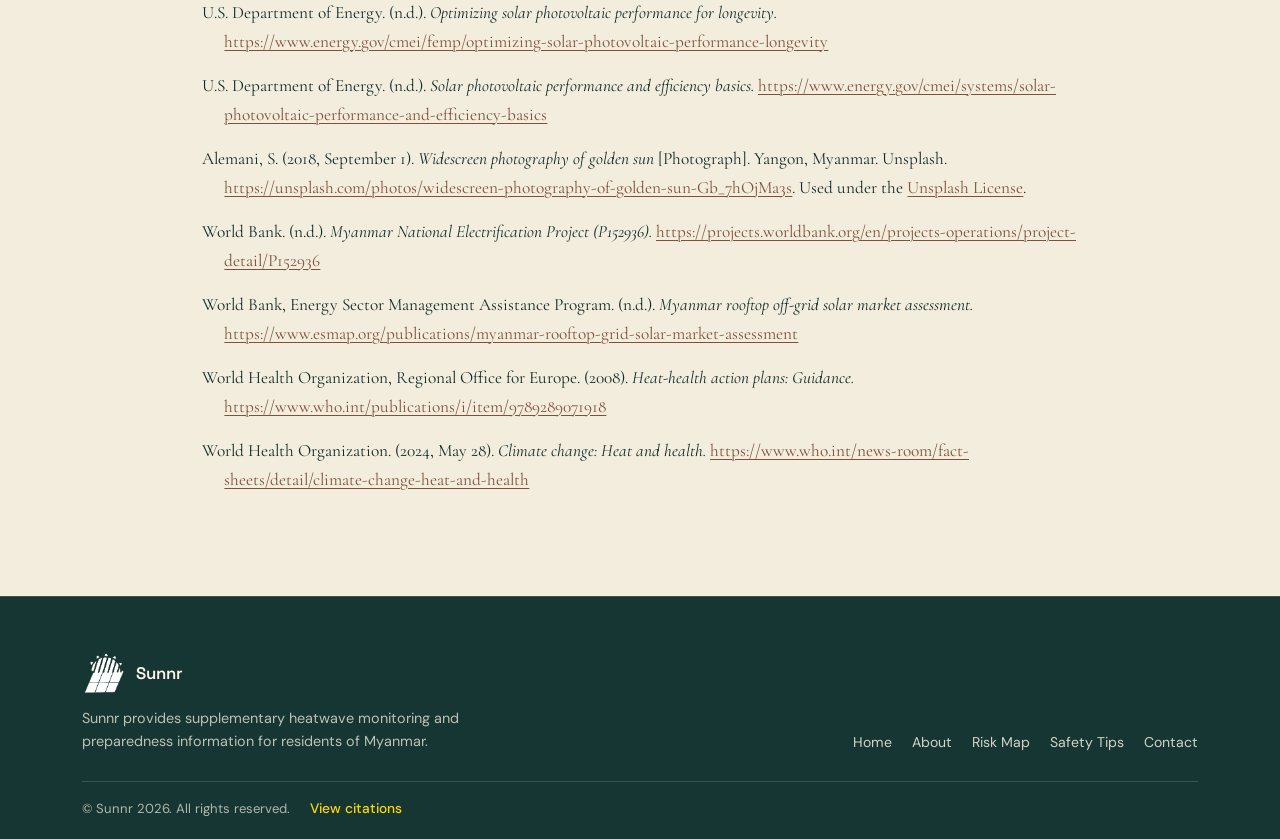
<file: citations.html>
<!doctype html>
<html lang="en">
  <head>
    <meta charset="utf-8" />
    <meta name="viewport" content="width=device-width, initial-scale=1" />
    <meta name="description" content="Research sources and references for Sunnr's Myanmar heatwave monitoring and preparedness information." />
    <meta name="theme-color" content="#102b2a" />
    <title>Sunnr | Citations</title>
    <link rel="icon" type="image/png" href="assets/images/logo.png" />
    <link rel="preconnect" href="https://fonts.googleapis.com" />
    <link rel="preconnect" href="https://fonts.gstatic.com" crossorigin />
    <link href="https://fonts.googleapis.com/css2?family=Cormorant+Garamond:wght@400;500;600;700&family=DM+Mono:wght@400;500&family=DM+Sans:wght@400;500;600;700&family=Space+Grotesk:wght@500;600;700&display=swap" rel="stylesheet" />
    <link href="https://cdn.jsdelivr.net/npm/bootstrap@5.3.3/dist/css/bootstrap.min.css" rel="stylesheet" integrity="sha384-QWTKZyjpPEjISv5WaRU9OFeRpok6YctnYmDr5pNlyT2bRjXh0JMhjY6hW+ALEwIH" crossorigin="anonymous" />
    <link href="https://cdn.jsdelivr.net/npm/bootstrap-icons@1.11.3/font/bootstrap-icons.min.css" rel="stylesheet" integrity="sha384-XGjxtQfXaH2tnPFa9x+ruJTuLE3Aa6LhHSWRr1XeTyhezb4abCG4ccI5AkVDxqC+" crossorigin="anonymous" />
    <link rel="stylesheet" href="style.css" />
  </head>
  <body class="site-body citations-page">
    <header class="site-header">
      <nav class="navbar navbar-expand-xl site-navbar" aria-label="Main navigation">
        <div class="container">
          <a class="navbar-brand site-brand" href="index.html"><img src="assets/images/logo-white.png" alt="" /><span class="brand-word">Sunnr</span></a>
          <button class="navbar-toggler" type="button" data-bs-toggle="collapse" data-bs-target="#mainNavbar" aria-controls="mainNavbar" aria-expanded="false" aria-label="Toggle navigation"><span class="menu-icon"></span></button>
          <div class="collapse navbar-collapse" id="mainNavbar">
            <ul class="navbar-nav ms-auto align-items-xl-center">
              <li class="nav-item"><a class="nav-link" href="index.html">Home</a></li>
              <li class="nav-item"><a class="nav-link" href="about.html">About us</a></li>
              <li class="nav-item"><a class="nav-link" href="solar-control.html">Solar panel control</a></li>
              <li class="nav-item"><a class="nav-link" href="monitoring.html">Heat monitoring</a></li>
              <li class="nav-item"><a class="nav-link" href="risk-map.html">Risk map</a></li>
              <li class="nav-item"><a class="nav-link" href="safety.html">Safety tips</a></li>
              <li class="nav-item"><a class="nav-link" href="contact.html">Contact</a></li>
            </ul>
          </div>
        </div>
      </nav>
    </header>

    <main class="citations-main">
      <div class="container citations-content">
        <h1 class="citations-title">Citations</h1>
        <p class="citations-intro">Sources supporting Sunnr's heatwave information, solar performance guidance, system maintenance and energy planning.</p>
        <ul class="citation-list">
          <li>Alarie, Y. (2020, March 3). <em>Hot air balloons over green trees and brown building during daytime</em> [Photograph]. Unsplash. <a href="https://unsplash.com/photos/hot-air-balloons-over-green-trees-and-brown-building-during-daytime-daKDM4PwL4o" target="_blank" rel="noopener noreferrer">https://unsplash.com/photos/hot-air-balloons-over-green-trees-and-brown-building-during-daytime-daKDM4PwL4o</a>. Used under the <a href="https://unsplash.com/license" target="_blank" rel="noopener noreferrer">Unsplash License</a>.</li>
          <li>Australian Government, Department of Climate Change, Energy, the Environment and Water. (n.d.). <em>Look after your solar system.</em> <a href="https://www.energy.gov.au/solar/use-your-solar-system/look-after-your-solar-system" target="_blank" rel="noopener noreferrer">https://www.energy.gov.au/solar/use-your-solar-system/look-after-your-solar-system</a></li>
          <li>Centers for Disease Control and Prevention. (2026, July 20). <em>About heat and your health.</em> <a href="https://www.cdc.gov/heat-health/about/index.html" target="_blank" rel="noopener noreferrer">https://www.cdc.gov/heat-health/about/index.html</a></li>
          <li>Department of Meteorology and Hydrology. (n.d.). <em>Department of Meteorology and Hydrology</em> [Official website]. <a href="https://moezala.gov.mm/en" target="_blank" rel="noopener noreferrer">https://moezala.gov.mm/en</a></li>
          <li>European Commission, Joint Research Centre. (n.d.). <em>PVGIS data sources and calculation methods.</em> <a href="https://joint-research-centre.ec.europa.eu/photovoltaic-geographical-information-system-pvgis/general-information/data-sources-calculation-methods_en" target="_blank" rel="noopener noreferrer">https://joint-research-centre.ec.europa.eu/photovoltaic-geographical-information-system-pvgis/general-information/data-sources-calculation-methods_en</a></li>
          <li>IEEE &amp; ASHRAE. (2022). <em>Guide for the ventilation and thermal management of batteries for stationary applications</em> (IEEE/ASHRAE 1635-2022). <a href="https://standards.ieee.org/ieee/1635/10255/" target="_blank" rel="noopener noreferrer">https://standards.ieee.org/ieee/1635/10255/</a></li>
          <li>Lin, O. Z., Koutroulis, E., Štěpanec, L., Aye, H. Y., &amp; Juchelková, D. (2026). Decentralized solar PV systems for energy resilience: Lessons from Myanmar's post-2021 political turmoil using field test data. <em>Renewable Energy, 267</em>, 125793. <a href="https://doi.org/10.1016/j.renene.2026.125793" target="_blank" rel="noopener noreferrer">https://doi.org/10.1016/j.renene.2026.125793</a></li>
          <li>Myanmar Red Cross Society &amp; International Federation of Red Cross and Red Crescent Societies. (2024). <em>Simplified early action protocol (sEAP): Heatwave, Myanmar.</em> Anticipation Hub. <a href="https://www.anticipation-hub.org/Documents/EAPs/sEAP_Myanmar_Heatwave_2024.pdf" target="_blank" rel="noopener noreferrer">https://www.anticipation-hub.org/Documents/EAPs/sEAP_Myanmar_Heatwave_2024.pdf</a></li>
          <li>National Weather Service. (n.d.). <em>Heat index.</em> Amarillo, TX. <a href="https://www.weather.gov/ama/heatindex" target="_blank" rel="noopener noreferrer">https://www.weather.gov/ama/heatindex</a></li>
          <li>Pexels. (n.d.). <em>Sun over dunes during sunset</em> [Video]. <a href="https://www.pexels.com/video/sun-over-dunes-during-sunset-10794810/" target="_blank" rel="noopener noreferrer">https://www.pexels.com/video/sun-over-dunes-during-sunset-10794810/</a> Used under the <a href="https://www.pexels.com/license/" target="_blank" rel="noopener noreferrer">Pexels License</a>.</li>
          <li>Dimitri C. (n.d.). <em>Solar panels</em> [Photograph]. Pexels. <a href="https://www.pexels.com/photo/solar-panels-7102661/" target="_blank" rel="noopener noreferrer">https://www.pexels.com/photo/solar-panels-7102661/</a>. Used under the <a href="https://www.pexels.com/license/" target="_blank" rel="noopener noreferrer">Pexels License</a>.</li>
          <li>Quang Nguyen Vinh. (n.d.). <em>Renewable energy landscape with solar panels</em> [Photograph]. Pexels. <a href="https://www.pexels.com/photo/renewable-energy-landscape-with-solar-panels-35105427/" target="_blank" rel="noopener noreferrer">https://www.pexels.com/photo/renewable-energy-landscape-with-solar-panels-35105427/</a>. Used under the <a href="https://www.pexels.com/license/" target="_blank" rel="noopener noreferrer">Pexels License</a>.</li>
          <li>Queensland Electrical Safety Office. (n.d.). <em>Solar PV systems.</em> <a href="https://www.electricalsafety.qld.gov.au/electrical-safety-home/solar-pv-systems" target="_blank" rel="noopener noreferrer">https://www.electricalsafety.qld.gov.au/electrical-safety-home/solar-pv-systems</a></li>
          <li>Rothfusz, L. P. (1990). <em>The heat index equation (or, more than you ever wanted to know about heat index)</em> (Scientific Services Division Technical Attachment SR 90-23). National Weather Service, Southern Region Headquarters.</li>
          <li>U.S. Department of Energy. (n.d.). <em>Photovoltaic technology basics.</em> Energy.gov. <a href="https://www.energy.gov/eere/solar/solar-photovoltaic-technology-basics" target="_blank" rel="noopener noreferrer">https://www.energy.gov/eere/solar/solar-photovoltaic-technology-basics</a></li>
          <li>U.S. Department of Energy. (n.d.). <em>Optimizing solar photovoltaic performance for longevity.</em> <a href="https://www.energy.gov/cmei/femp/optimizing-solar-photovoltaic-performance-longevity" target="_blank" rel="noopener noreferrer">https://www.energy.gov/cmei/femp/optimizing-solar-photovoltaic-performance-longevity</a></li>
          <li>U.S. Department of Energy. (n.d.). <em>Solar photovoltaic performance and efficiency basics.</em> <a href="https://www.energy.gov/cmei/systems/solar-photovoltaic-performance-and-efficiency-basics" target="_blank" rel="noopener noreferrer">https://www.energy.gov/cmei/systems/solar-photovoltaic-performance-and-efficiency-basics</a></li>
          <li>Alemani, S. (2018, September 1). <em>Widescreen photography of golden sun</em> [Photograph]. Yangon, Myanmar. Unsplash. <a href="https://unsplash.com/photos/widescreen-photography-of-golden-sun-Gb_7hOjMa3s" target="_blank" rel="noopener noreferrer">https://unsplash.com/photos/widescreen-photography-of-golden-sun-Gb_7hOjMa3s</a>. Used under the <a href="https://unsplash.com/license" target="_blank" rel="noopener noreferrer">Unsplash License</a>.</li>
          <li>World Bank. (n.d.). <em>Myanmar National Electrification Project (P152936).</em> <a href="https://projects.worldbank.org/en/projects-operations/project-detail/P152936" target="_blank" rel="noopener noreferrer">https://projects.worldbank.org/en/projects-operations/project-detail/P152936</a></li>
          <li>World Bank, Energy Sector Management Assistance Program. (n.d.). <em>Myanmar rooftop off-grid solar market assessment.</em> <a href="https://www.esmap.org/publications/myanmar-rooftop-grid-solar-market-assessment" target="_blank" rel="noopener noreferrer">https://www.esmap.org/publications/myanmar-rooftop-grid-solar-market-assessment</a></li>
          <li>World Health Organization, Regional Office for Europe. (2008). <em>Heat-health action plans: Guidance.</em> <a href="https://www.who.int/publications/i/item/9789289071918" target="_blank" rel="noopener noreferrer">https://www.who.int/publications/i/item/9789289071918</a></li>
          <li>World Health Organization. (2024, May 28). <em>Climate change: Heat and health.</em> <a href="https://www.who.int/news-room/fact-sheets/detail/climate-change-heat-and-health" target="_blank" rel="noopener noreferrer">https://www.who.int/news-room/fact-sheets/detail/climate-change-heat-and-health</a></li>
        </ul>
      </div>
    </main>

    <footer class="site-footer">
      <div class="container footer-inner">
        <div class="footer-copy">
          <a class="footer-brand" href="index.html"><img src="assets/images/logo-white.png" alt="" /><span>Sunnr</span></a>
          <p>Sunnr provides supplementary heatwave monitoring and preparedness information for residents of Myanmar.</p>
        </div>
        <nav class="footer-nav" aria-label="Footer navigation">
          <a href="index.html">Home</a>
          <a href="about.html">About</a>
          <a href="risk-map.html">Risk Map</a>
          <a href="safety.html">Safety Tips</a>
          <a href="contact.html">Contact</a>
        </nav>
        <div class="footer-meta">
          <p class="footer-copyright">© Sunnr 2026. All rights reserved.</p>
          <a class="footer-citations-link" href="citations.html" aria-current="page">View citations</a>
        </div>
      </div>
    </footer>
    <script src="https://cdn.jsdelivr.net/npm/bootstrap@5.3.3/dist/js/bootstrap.bundle.min.js" integrity="sha384-YvpcrYf0tY3lHB60NNkmXc5s9fDVZLESaAA55NDzOxhy9GkcIdslK1eN7N6jIeHz" crossorigin="anonymous"></script>
  </body>
</html>
</file>
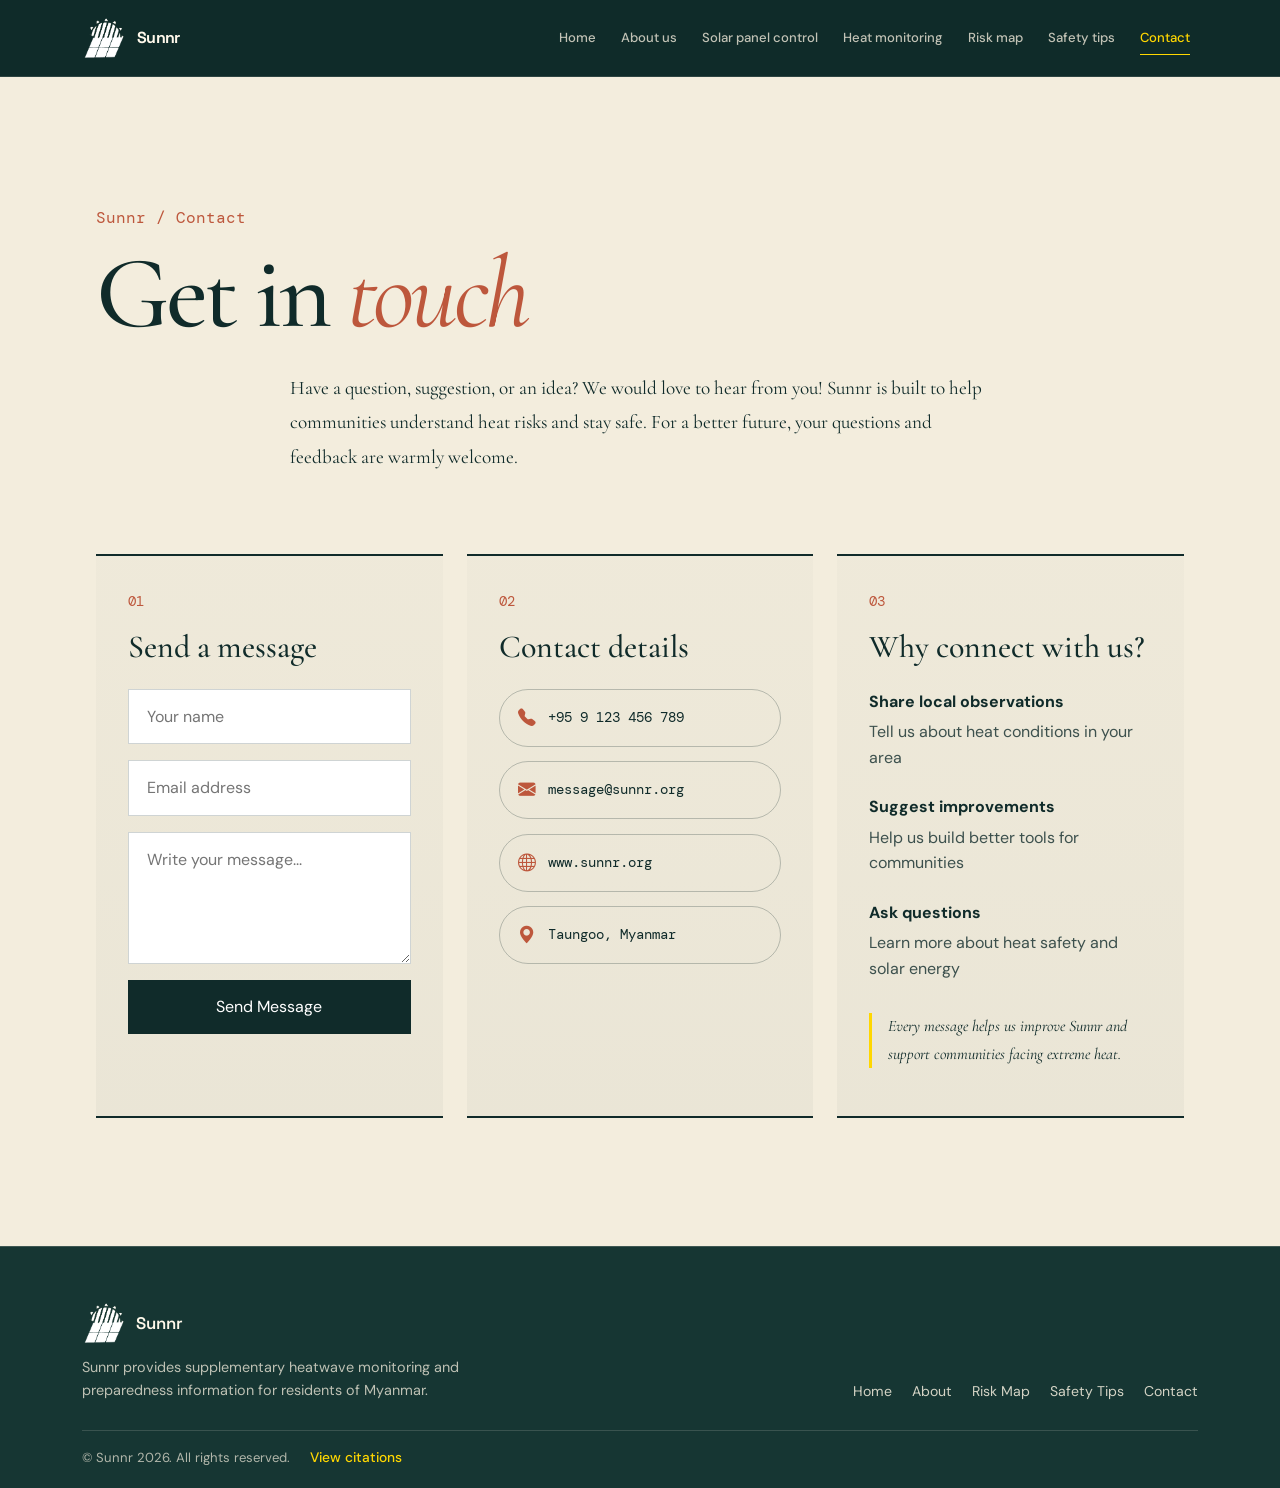
<file: contact.html>
<!DOCTYPE html>
<html lang="en">
<head>
    <meta charset="UTF-8">
    <meta name="viewport" content="width=device-width, initial-scale=1.0">
    <title>Sunnr | Contact</title>
    <link rel="icon" type="image/png" href="assets/images/logo.png">
    <link rel="preconnect" href="https://fonts.googleapis.com">
    <link rel="preconnect" href="https://fonts.gstatic.com" crossorigin>
    <link href="https://fonts.googleapis.com/css2?family=Cormorant+Garamond:wght@400;500;600&family=DM+Mono:wght@400;500&family=DM+Sans:wght@400;500;600;700&family=Space+Grotesk:wght@500;600;700&display=swap" rel="stylesheet">
    <link href="https://cdn.jsdelivr.net/npm/bootstrap@5.3.3/dist/css/bootstrap.min.css" rel="stylesheet">
    <link rel="stylesheet" href="https://cdn.jsdelivr.net/npm/bootstrap-icons@1.11.3/font/bootstrap-icons.min.css">
    <link rel="stylesheet" href="style.css">
    <link rel="stylesheet" href="contact.css">
</head>
<body class="site-body contact-page">
    <!-- Navigation Bar -->
    <header class="site-header">
        <nav class="navbar navbar-expand-xl site-navbar" aria-label="Main navigation">
          <div class="container">
            <a class="navbar-brand site-brand" href="index.html"><img src="assets/images/logo-white.png" alt="" /><span class="brand-word">Sunnr</span></a>
            <button class="navbar-toggler" type="button" data-bs-toggle="collapse" data-bs-target="#mainNavbar" aria-controls="mainNavbar" aria-expanded="false" aria-label="Toggle navigation"><span class="menu-icon"></span></button>
            <div class="collapse navbar-collapse" id="mainNavbar">
              <ul class="navbar-nav ms-auto align-items-xl-center">
                <li class="nav-item"><a class="nav-link" href="index.html">Home</a></li>
                <li class="nav-item"><a class="nav-link" href="about.html">About us</a></li>
                <li class="nav-item"><a class="nav-link" href="solar-control.html">Solar panel control</a></li>
                <li class="nav-item"><a class="nav-link" href="monitoring.html">Heat monitoring</a></li>
                <li class="nav-item"><a class="nav-link" href="risk-map.html">Risk map</a></li>
                <li class="nav-item"><a class="nav-link" href="safety.html">Safety tips</a></li>
                <li class="nav-item"><a class="nav-link active" aria-current="page" href="contact.html">Contact</a></li>
              </ul>
            </div>
          </div>
        </nav>
      </header>
    <section class="contact-section">
        <div class="contact-header">
            <p class="title">Sunnr / Contact</p>
        </div>
        <h1 class="contact-title">
            Get in <em>touch</em>
        </h1>
        <!-- Intro -->
        <p class="contact-intro"> Have a question, suggestion, or an idea? We would love to hear from you! Sunnr is built to help communities understand heat risks and stay safe. For a better future, your questions and feedback are warmly welcome.</p>

        <div class="contact-box">
            <!-- Contact Box -->
            <div class="contact-card">
                <span class="card-number">01</span>
                <h2>Send a message</h2>
                <form id="contactForm">
                    <input type="text" placeholder="Your name" required>
                    <input type="email" placeholder="Email address" required>
                    <textarea rows="4" placeholder="Write your message..."required></textarea>
                    <button type="submit">Send Message</button>
                </form>
            </div>
            <!-- Contact Info -->
            <div class="contact-card">
                <span class="card-number">02</span>
                <h2>Contact details</h2>
                <div class="contact-info">
                    <div class="contact-number">
                        <i class="bi bi-telephone-fill"></i>
                        <span>+95 9 123 456 789</span>
                    </div>
                    <div class="contact-number">
                        <i class="bi bi-envelope-fill"></i>
                        <span>message@sunnr.org</span>
                    </div>
                    <div class="contact-number">
                        <i class="bi bi-globe"></i>
                        <span>www.sunnr.org</span>
                    </div>
                    <div class="contact-number">
                        <i class="bi bi-geo-alt-fill"></i>
                        <span>Taungoo, Myanmar</span>
                    </div>
                </div>
            </div>

            <!-- Connect -->

            <div class="contact-card">
                <span class="card-number">03</span>
                <h2>Why connect with us?</h2>
                <ul class="reason-list">
                    <li>
                        <strong>Share local observations</strong>
                        <p>Tell us about heat conditions in your area</p>
                    </li>
                    <li>
                        <strong>Suggest improvements</strong>
                        <p>Help us build better tools for communities</p>
                    </li>
                    <li>
                        <strong>Ask questions</strong>
                        <p>Learn more about heat safety and solar energy</p>
                    </li>
                </ul>
                <blockquote>Every message helps us improve Sunnr and support communities facing extreme heat.</blockquote>
            </div>
        </div>
    </section>
    <footer class="site-footer">
        <div class="container footer-inner">
          <div class="footer-copy">
            <a class="footer-brand" href="index.html"><img src="assets/images/logo-white.png" alt="" /><span>Sunnr</span></a>
            <p>Sunnr provides supplementary heatwave monitoring and preparedness information for residents of Myanmar.</p>
          </div>
          <nav class="footer-nav" aria-label="Footer navigation">
            <a href="index.html">Home</a>
            <a href="about.html">About</a>
            <a href="risk-map.html">Risk Map</a>
            <a href="safety.html">Safety Tips</a>
            <a href="contact.html">Contact</a>
          </nav>
          <div class="footer-meta">
            <p class="footer-copyright">© Sunnr 2026. All rights reserved.</p>
            <a class="footer-citations-link" href="citations.html">View citations</a>
          </div>
        </div>
      </footer>
    <script src="https://cdn.jsdelivr.net/npm/bootstrap@5.3.3/dist/js/bootstrap.bundle.min.js"></script>
</body>
</html>
</file>
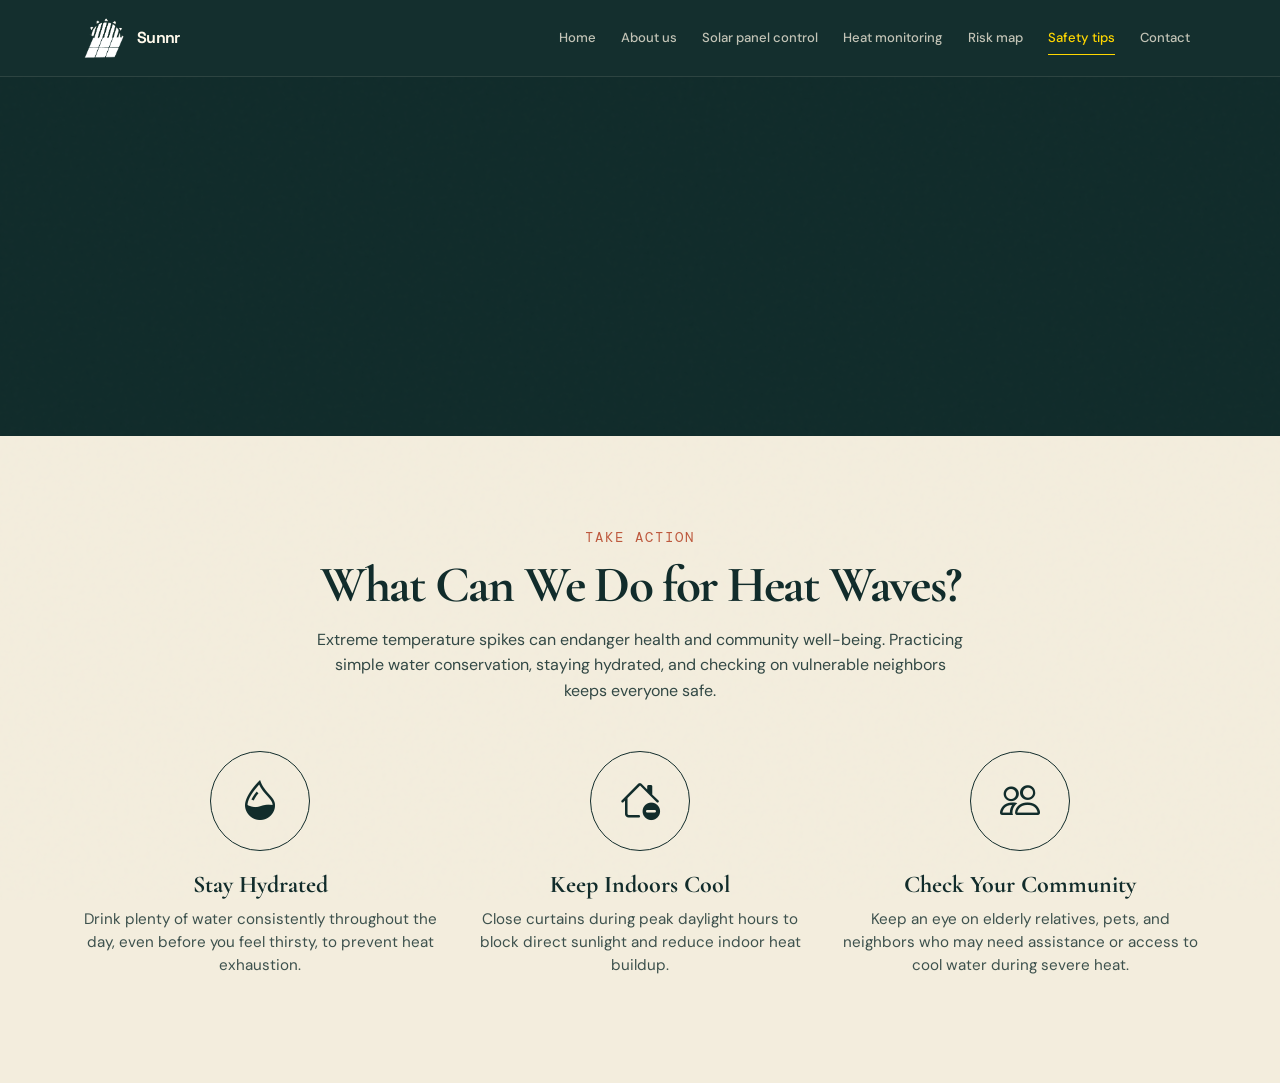
<file: safetytips.html>
<!doctype html>
<html lang="en">
  <head>
    <meta charset="utf-8" />
    <meta name="viewport" content="width=device-width, initial-scale=1" />
    <meta name="description" content="Safety tips and heatwave preparedness for communities across Myanmar." />
    <meta name="theme-color" content="#102b2a" />
    <title>Sunnr | Safety Tips</title>
    <link rel="icon" type="image/png" href="assets/images/logo.png" />
    <link rel="preconnect" href="https://fonts.googleapis.com" />
    <link rel="preconnect" href="https://fonts.gstatic.com" crossorigin />
    <link href="https://fonts.googleapis.com/css2?family=Cormorant+Garamond:wght@400;500;600;700&family=DM+Mono:wght@400;500&family=DM+Sans:wght@400;500;600;700&family=Space+Grotesk:wght@500;600;700&display=swap" rel="stylesheet" />
    <link href="https://cdn.jsdelivr.net/npm/bootstrap@5.3.3/dist/css/bootstrap.min.css" rel="stylesheet" integrity="sha384-QWTKZyjpPEjISv5WaRU9OFeRpok6YctnYmDr5pNlyT2bRjXh0JMhjY6hW+ALEwIH" crossorigin="anonymous" />
    <link rel="stylesheet" href="https://cdn.jsdelivr.net/npm/bootstrap-icons@1.11.3/font/bootstrap-icons.min.css" integrity="sha384-XGjxtQfXaH2tnPFa9x+ruJTuLE3Aa6LhHSWRr1XeTyhezb4abCG4ccI5AkVDxqC+" crossorigin="anonymous" />
    
    <link rel="stylesheet" href="style.css" />

    <style>
      :root {
        --teal: #102b2a;
        --cream: #f3eddd;
        --cream-bright: #fff9eb;
        --yellow: #ffd700;
        --rust: #bd573c;
        --data-blue: #83bfff;
        --data-blue-dark: #102b49;
        --serif: "Cormorant Garamond", Georgia, serif;
        --sans: "DM Sans", Arial, sans-serif;
        --mono: "DM Mono", monospace;
        --mono-label-size: .875rem;
      }

      body{
        background-color: var(--cream);
        color: var(--teal);
        font-family: var(--sans);
      }
      .hero-section-blank{
        min-height: 40vh;
        background-color: var(--teal);
        display: flex;
        align-items: center;
        justify-content: center;
        color: var(--cream);
      }
      .heatwave-action-section{
        padding: 90px 0;
        background-color: var(--cream);
        color: var(--teal);
      }
      .heatwave-action-section .subtitle-label{
        font-family: var(--mono);
        font-size: var(--mono-label-size);
        color: var(--rust);
        letter-spacing: 2px;
        text-transform: uppercase;
        margin-bottom: 12px;
      }
      .heatwave-action-section .section-title{
        font-family: var(--serif);
        font-size: clamp(2.2rem, 5vw, 3.2rem);
        font-weight: 700;
        color: var(--teal);
        margin-bottom: 16px;
      }
      .heatwave-action-section .section-desc{
        font-family: var(--sans);
        color: var(--teal);
        opacity: 0.85;
        max-width: 650px;
        margin: 0 auto;
        line-height: 1.6;
      }
      .heatwave-action-section .icon-wrapper{
        width: 100px;
        height: 100px;
        border-radius: 50%;
        border: 1.5px solid var(--teal);
        display: flex;
        align-items: center;
        justify-content: center;
        margin: 0 auto 20px auto;
        background-color: transparent;
        cursor: pointer;
        transition: all 0.4s ease;
      }
      .heatwave-action-section .icon-wrapper i{
        font-size: 2.5rem;
        color: var(--teal);
        transition: all 0.4s ease;
      }
      .heatwave-action-section .icon-wrapper.hovered{
        background-color: var(--teal);
        border-color: var(--teal);
        transform: translateY(-6px) scale(1.05);
        box-shadow: 0 10px 20px rgba(16, 43, 42, 0.15);
      }
      .heatwave-action-section .icon-wrapper.hovered i{
        color: var(--yellow);
        transform: scale(1.1);
      }
      .heatwave-action-section .card-item-title{
        font-family: var(--serif);
        font-size: 1.5rem;
        font-weight: 700;
        color: var(--teal);
        margin-bottom: 8px;
      }
      .heatwave-action-section .card-item-desc{
        font-family: var(--sans);
        font-size: 0.95rem;
        color: var(--teal);
        opacity: 0.8;
        line-height: 1.5;
      }
    </style>

    <script src="https://cdn.jsdelivr.net/npm/bootstrap@5.3.3/dist/js/bootstrap.bundle.min.js" integrity="sha384-YvpcrYf0tY3lHB60NNkmXc5s9fDVZLESaAA55NDzOxhy9GkcIdslK1eN7N6jIeHz" crossorigin="anonymous" defer></script>
    <script src="script.js" defer></script>
  </head>
  <body class="safety-page">
    <div class="film-grain" aria-hidden="true"></div>
    
  
    <header class="site-header">
      <nav class="navbar navbar-expand-xl site-navbar" aria-label="Main navigation">
        <div class="container">
          <a class="navbar-brand site-brand" href="index.html"><img src="assets/images/logo-white.png" alt="" /><span class="brand-word">Sunnr</span></a>
          <button class="navbar-toggler" type="button" data-bs-toggle="collapse" data-bs-target="#mainNavbar" aria-controls="mainNavbar" aria-expanded="false" aria-label="Toggle navigation"><span class="menu-icon"></span></button>
          <div class="collapse navbar-collapse" id="mainNavbar">
            <ul class="navbar-nav ms-auto align-items-xl-center">
              <li class="nav-item"><a class="nav-link" href="index.html">Home</a></li>
              <li class="nav-item"><a class="nav-link" href="about.html">About us</a></li>
              <li class="nav-item"><a class="nav-link" href="solar-control.html">Solar panel control</a></li>
              <li class="nav-item"><a class="nav-link" href="monitoring.html">Heat monitoring</a></li>
              <li class="nav-item"><a class="nav-link" href="risk-map.html">Risk map</a></li>
              <li class="nav-item"><a class="nav-link active" aria-current="page" href="safety.html">Safety tips</a></li>
              <li class="nav-item"><a class="nav-link" href="contact.html">Contact</a></li>
            </ul>
          </div>
        </div>
      </nav>
    </header>

    <main class="safety-main">
      <section class="hero-section-blank">
      </section>

      <section class="heatwave-action-section">
        <div class="container text-center">
          
          <div class="row justify-content-center mb-5">
            <div class="col-lg-8">
              <p class="subtitle-label">TAKE ACTION</p>
              <h2 class="section-title">What Can We Do for Heat Waves?</h2>
              <p class="section-desc">
                Extreme temperature spikes can endanger health and community well-being. Practicing simple water conservation, staying hydrated, and checking on vulnerable neighbors keeps everyone safe.
              </p>
            </div>
          </div>

          <div class="row g-4 justify-content-center">
            
            <div class="col-md-4 col-sm-10">
              <div class="icon-wrapper" id="heatIcon1">
                <i class="bi bi-droplet-half"></i>
              </div>
              <h3 class="card-item-title">Stay Hydrated</h3>
              <p class="card-item-desc">Drink plenty of water consistently throughout the day, even before you feel thirsty, to prevent heat exhaustion.</p>
            </div>

            <div class="col-md-4 col-sm-10">
              <div class="icon-wrapper" id="heatIcon2">
                <i class="bi bi-house-dash"></i>
              </div>
              <h3 class="card-item-title">Keep Indoors Cool</h3>
              <p class="card-item-desc">Close curtains during peak daylight hours to block direct sunlight and reduce indoor heat buildup.</p>
            </div>

            <div class="col-md-4 col-sm-10">
              <div class="icon-wrapper" id="heatIcon3">
                <i class="bi bi-people"></i>
              </div>
              <h3 class="card-item-title">Check Your Community</h3>
              <p class="card-item-desc">Keep an eye on elderly relatives, pets, and neighbors who may need assistance or access to cool water during severe heat.</p>
            </div>

          </div>

        </div>
      </section>
    </main>

    <script>
      document.addEventListener("DOMContentLoaded", function() {
        const iconWrappers = document.querySelectorAll('.heatwave-action-section .icon-wrapper');

        iconWrappers.forEach(function(icon) {
          icon.addEventListener('mouseenter', function() {
            icon.classList.add('hovered');
          });

          icon.addEventListener('mouseleave', function() {
            icon.classList.remove('hovered');
          });
        });
      });
    </script>
  </body>
</html>
</file>
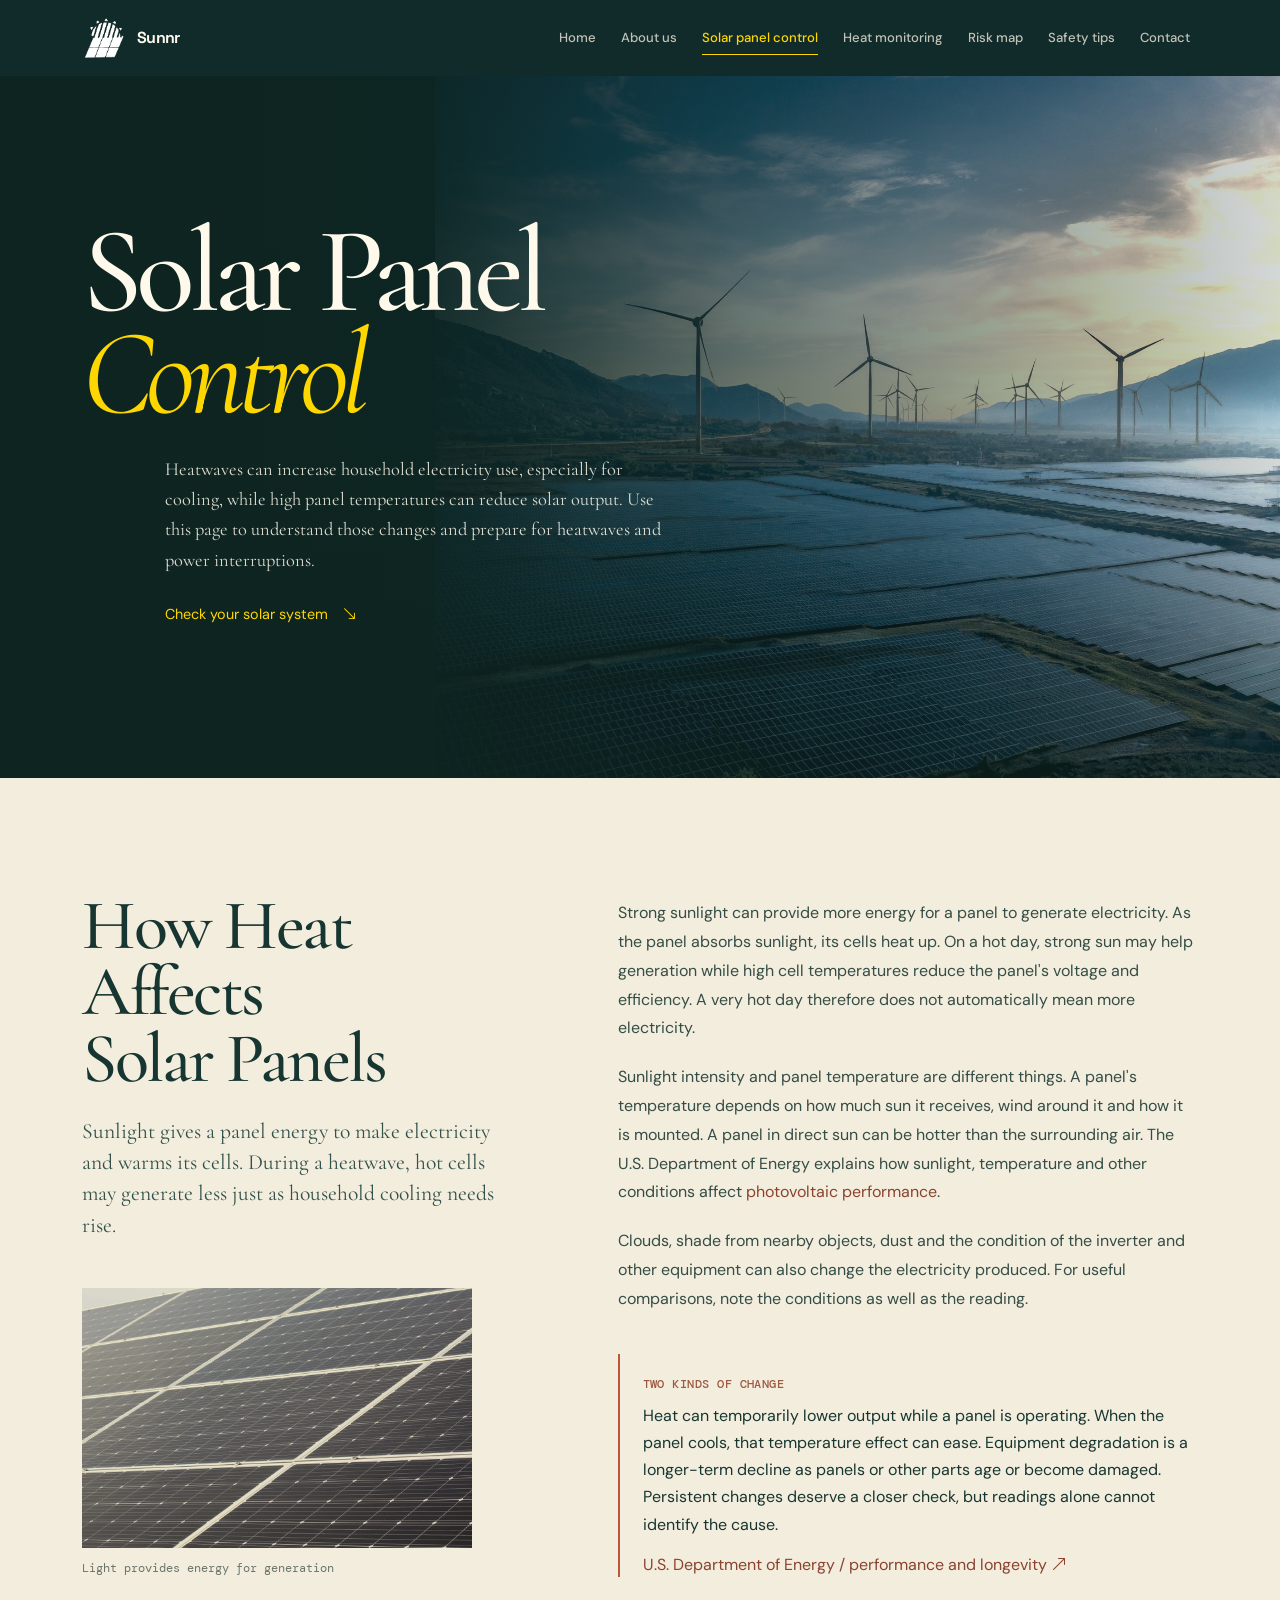
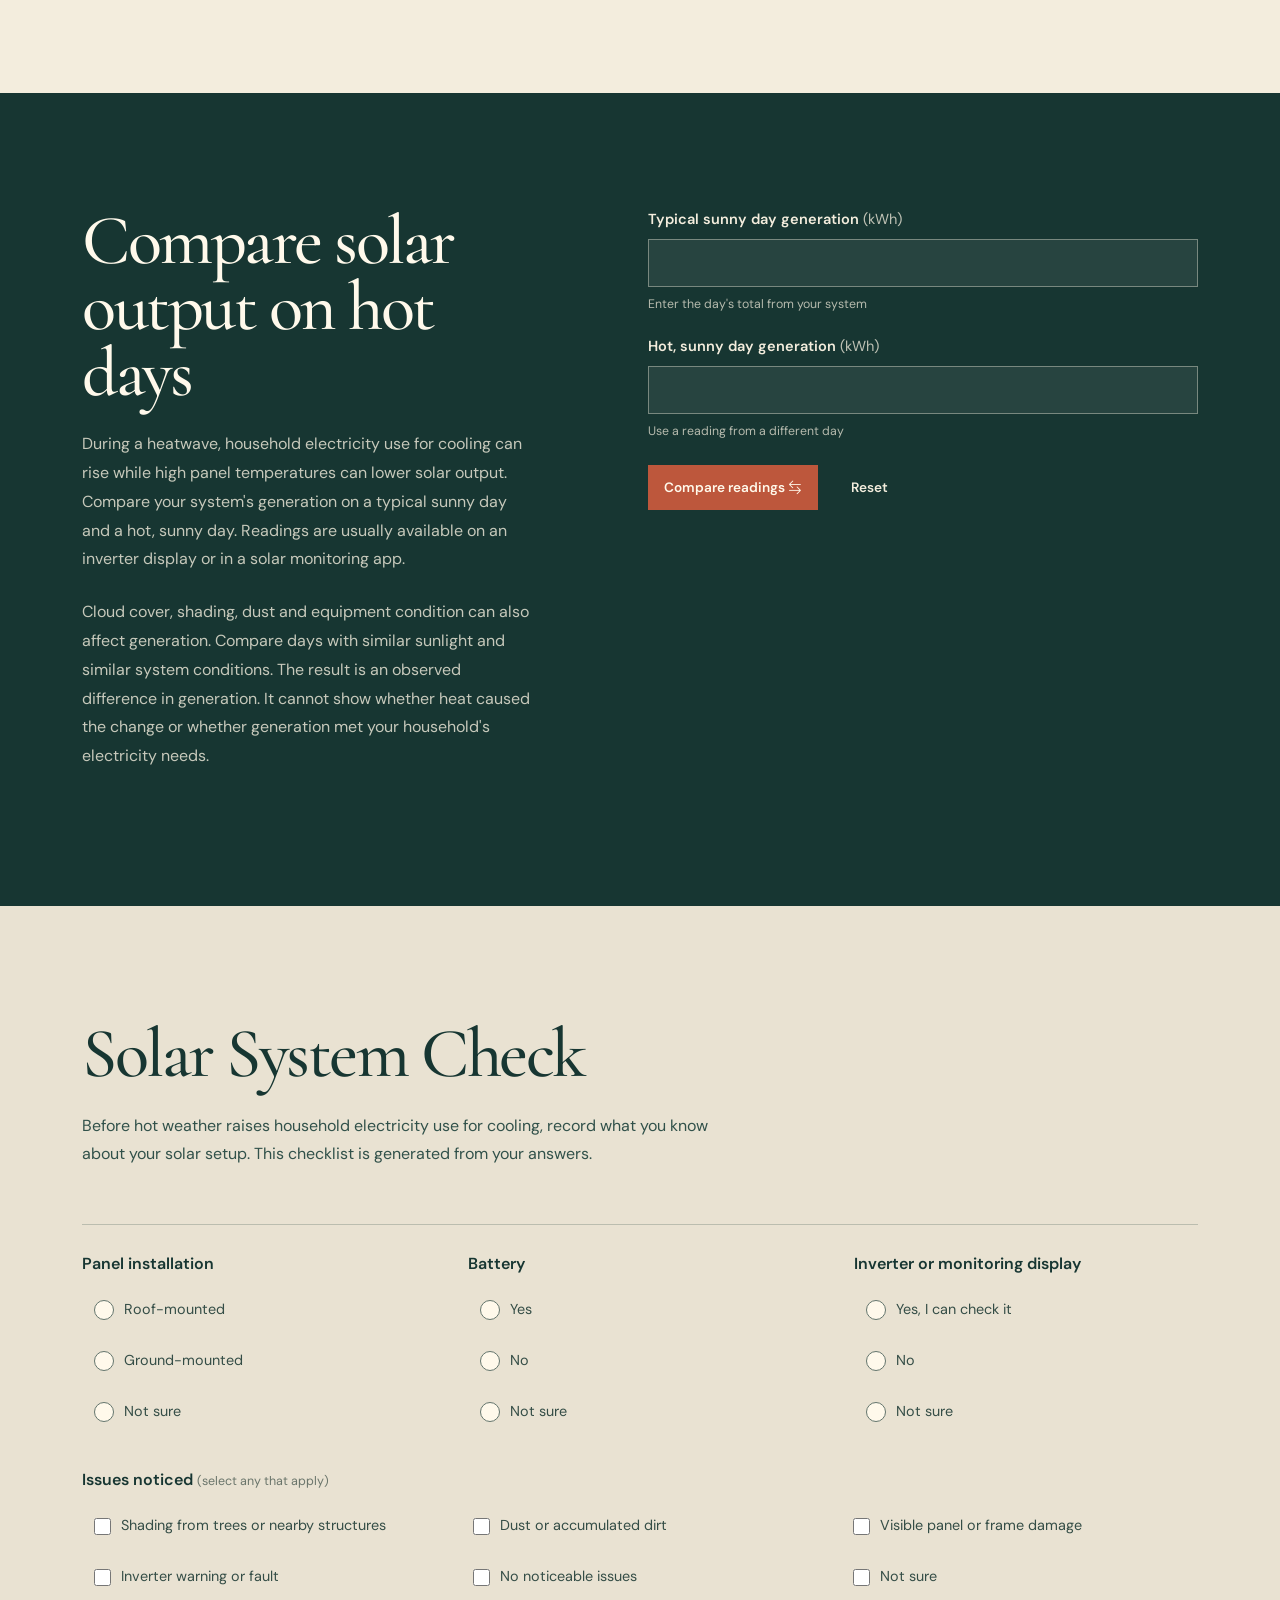
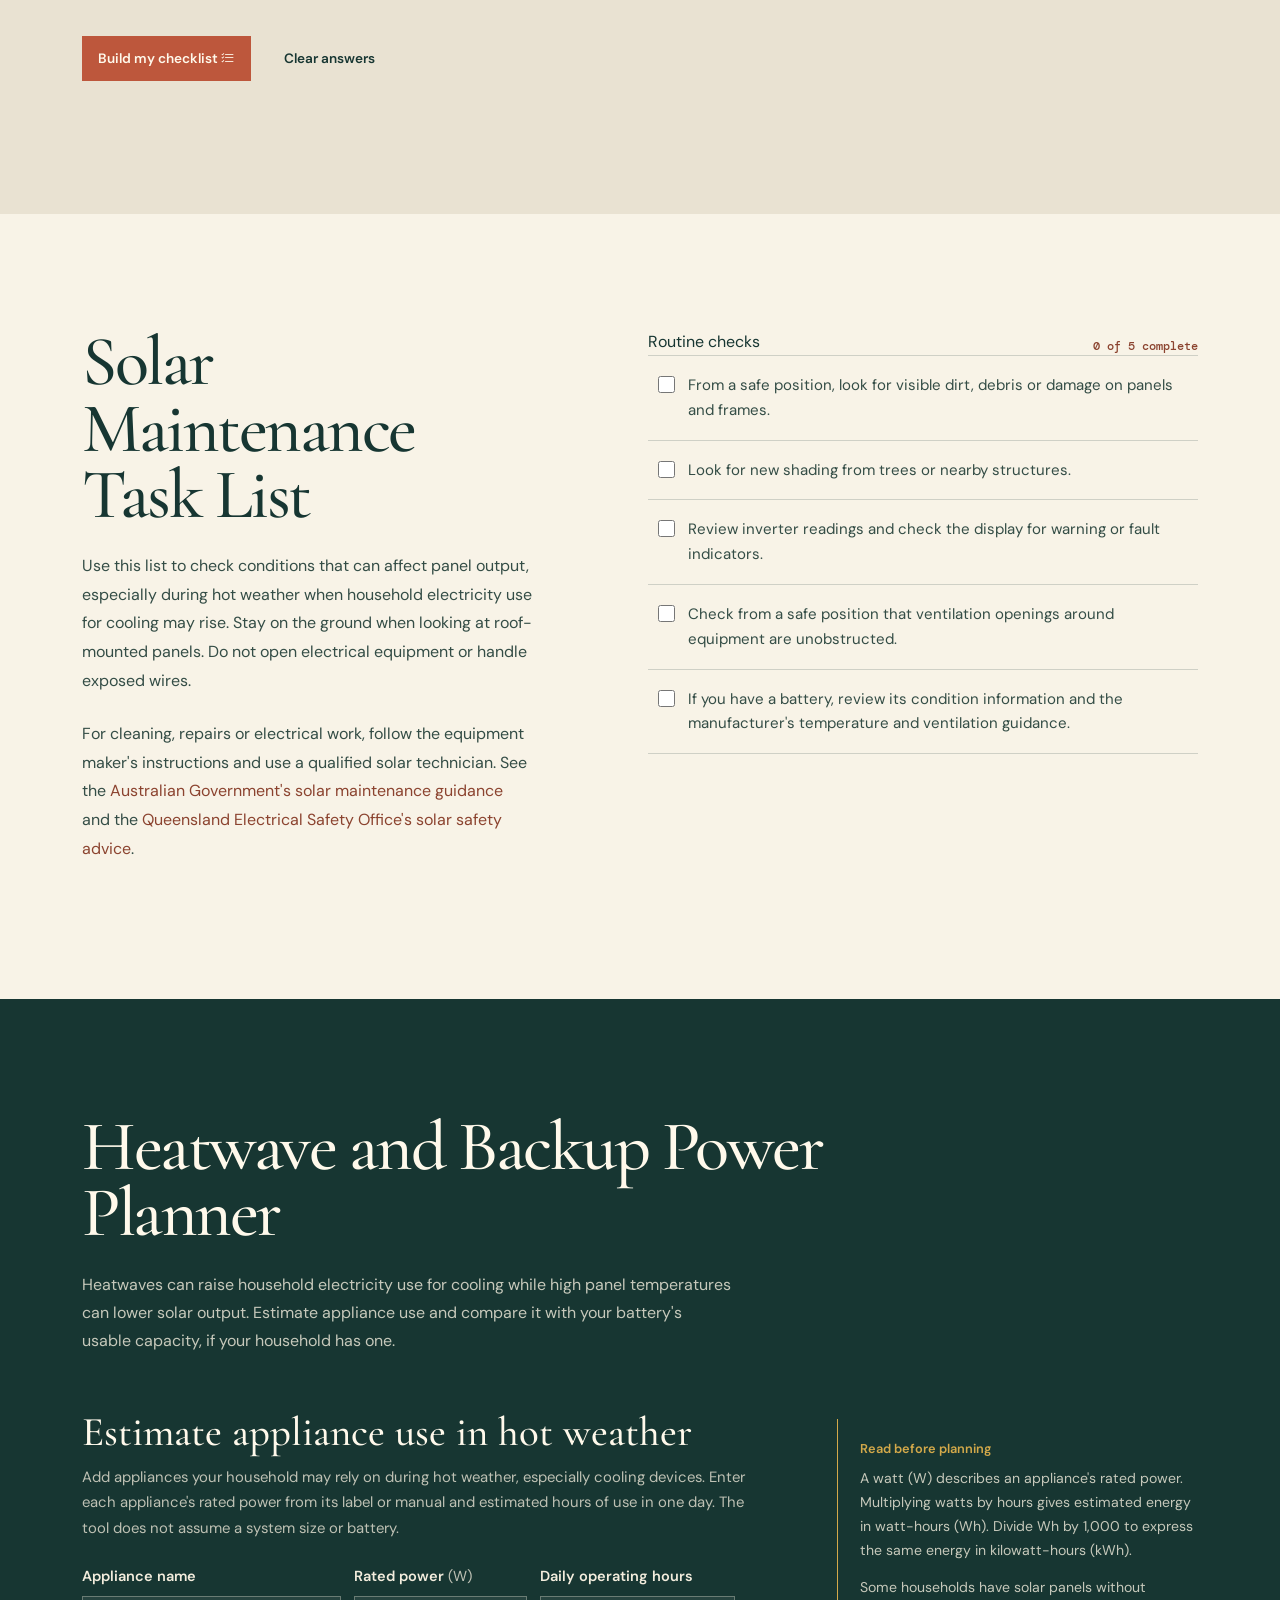
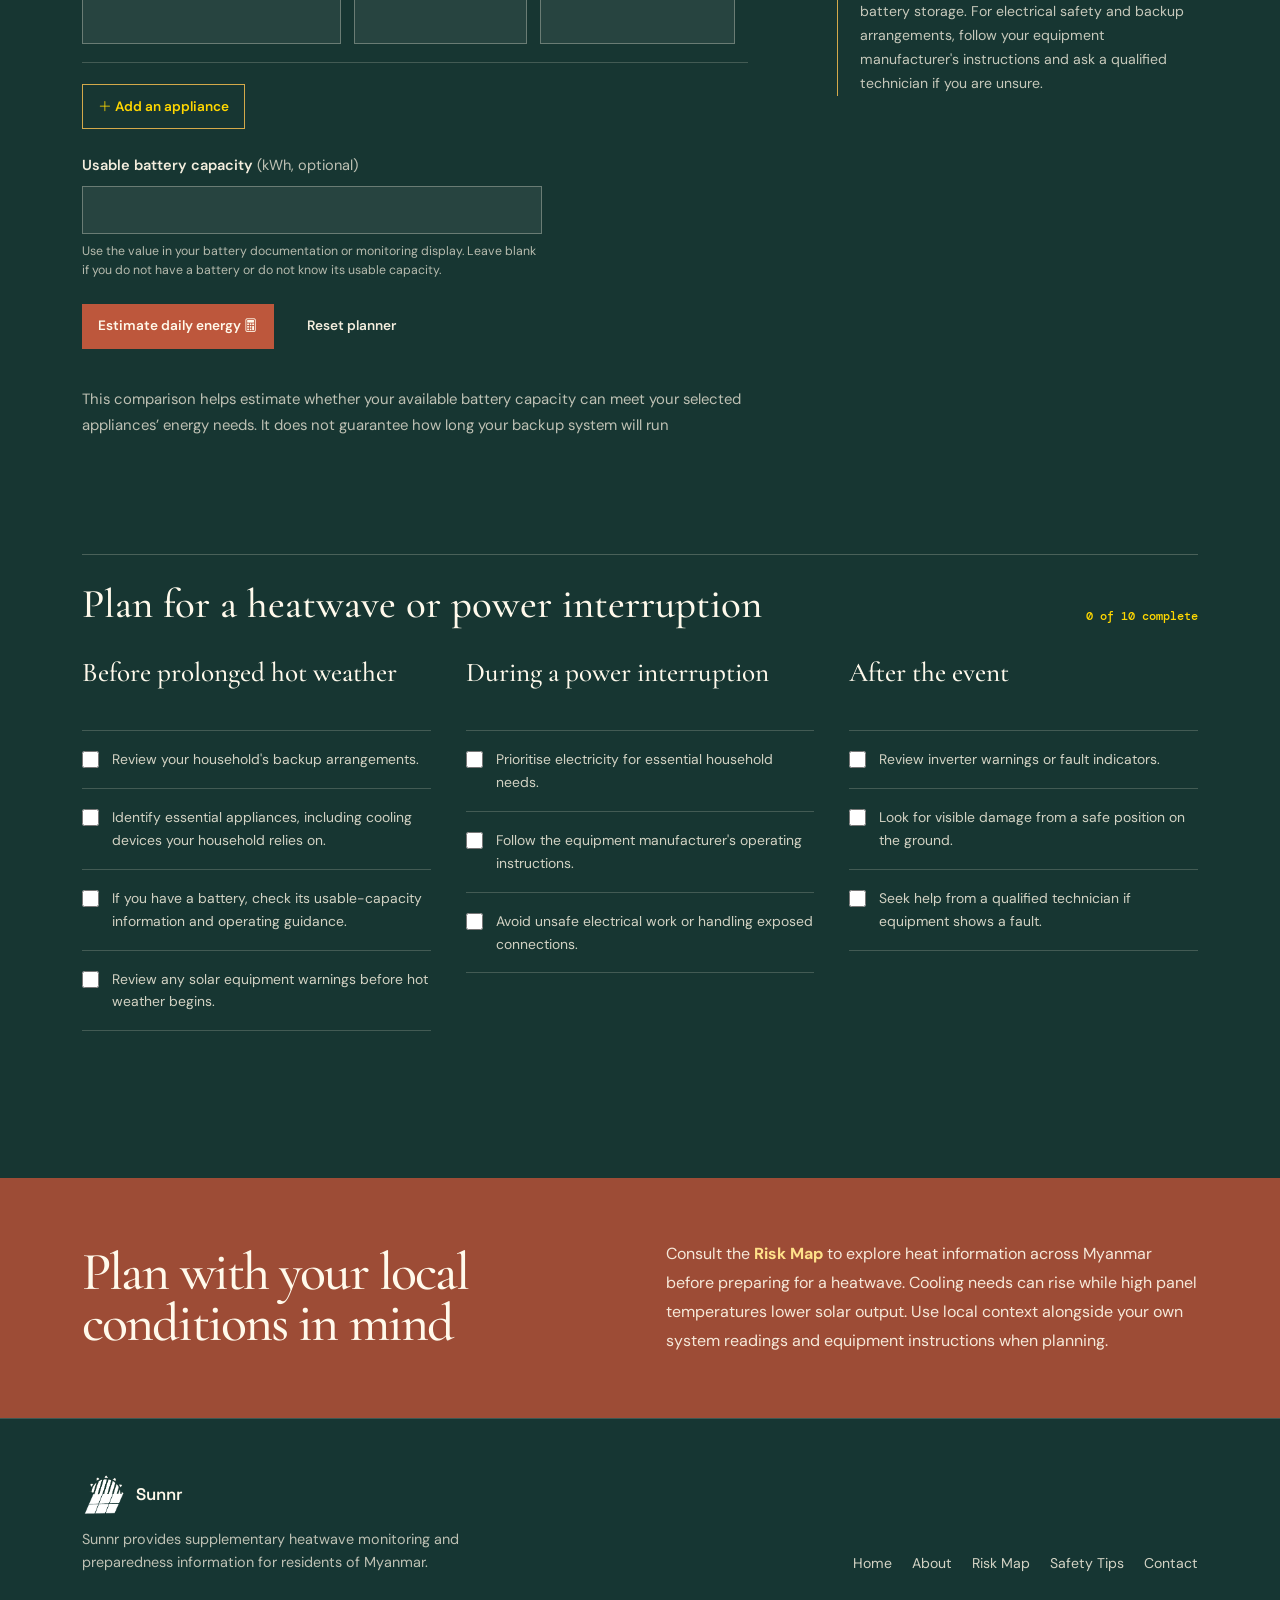
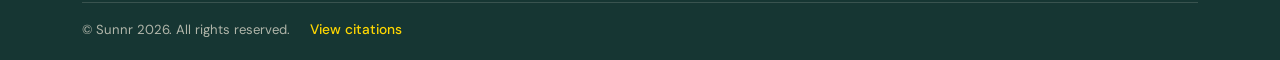
<file: solar-control.html>
<!doctype html>
<html lang="en">
  <head>
    <meta charset="utf-8" />
    <meta name="viewport" content="width=device-width, initial-scale=1" />
    <meta name="description" content="Learn how heat affects solar panels, compare your own generation readings and prepare your solar system for hot weather in Myanmar." />
    <meta name="theme-color" content="#102b2a" />
    <title>Sunnr | Solar Panel Control</title>
    <link rel="icon" type="image/png" href="assets/images/logo.png" />
    <link rel="preconnect" href="https://fonts.googleapis.com" />
    <link rel="preconnect" href="https://fonts.gstatic.com" crossorigin />
    <link href="https://fonts.googleapis.com/css2?family=Cormorant+Garamond:wght@400;500;600;700&family=DM+Mono:wght@400;500&family=DM+Sans:wght@400;500;600;700&family=Space+Grotesk:wght@500;600;700&display=swap" rel="stylesheet" />
    <link href="https://cdn.jsdelivr.net/npm/bootstrap@5.3.3/dist/css/bootstrap.min.css" rel="stylesheet" integrity="sha384-QWTKZyjpPEjISv5WaRU9OFeRpok6YctnYmDr5pNlyT2bRjXh0JMhjY6hW+ALEwIH" crossorigin="anonymous" />
    <link href="https://cdn.jsdelivr.net/npm/bootstrap-icons@1.11.3/font/bootstrap-icons.min.css" rel="stylesheet" integrity="sha384-XGjxtQfXaH2tnPFa9x+ruJTuLE3Aa6LhHSWRr1XeTyhezb4abCG4ccI5AkVDxqC+" crossorigin="anonymous" />
    <link rel="stylesheet" href="style.css" />
    <link rel="stylesheet" href="solar-control.css" />
    <script src="solar-control.js" defer></script>
    <script src="https://cdn.jsdelivr.net/npm/bootstrap@5.3.3/dist/js/bootstrap.bundle.min.js" integrity="sha384-YvpcrYf0tY3lHB60NNkmXc5s9fDVZLESaAA55NDzOxhy9GkcIdslK1eN7N6jIeHz" crossorigin="anonymous" defer></script>
  </head>
  <body class="site-body solar-control-page">
    <a class="skip-link" href="#main-content">Skip to content</a>
    <header class="site-header">
      <nav class="navbar navbar-expand-xl site-navbar" aria-label="Main navigation">
        <div class="container">
          <a class="navbar-brand site-brand" href="index.html"><img src="assets/images/logo-white.png" alt="" /><span class="brand-word">Sunnr</span></a>
          <button class="navbar-toggler" type="button" data-bs-toggle="collapse" data-bs-target="#mainNavbar" aria-controls="mainNavbar" aria-expanded="false" aria-label="Toggle navigation"><span class="menu-icon"></span></button>
          <div class="collapse navbar-collapse" id="mainNavbar">
            <ul class="navbar-nav ms-auto align-items-xl-center">
              <li class="nav-item"><a class="nav-link" href="index.html">Home</a></li>
              <li class="nav-item"><a class="nav-link" href="about.html">About us</a></li>
              <li class="nav-item"><a class="nav-link active" aria-current="page" href="solar-control.html">Solar panel control</a></li>
              <li class="nav-item"><a class="nav-link" href="monitoring.html">Heat monitoring</a></li>
              <li class="nav-item"><a class="nav-link" href="risk-map.html">Risk map</a></li>
              <li class="nav-item"><a class="nav-link" href="safety.html">Safety tips</a></li>
              <li class="nav-item"><a class="nav-link" href="contact.html">Contact</a></li>
            </ul>
          </div>
        </div>
      </nav>
    </header>

    <main id="main-content">
      <section class="solar-hero" aria-labelledby="solar-page-title">
        <div class="solar-hero-image" role="img" aria-label="Solar panels and wind turbines across a mountain valley at sunrise"></div>
        <div class="container solar-hero-content">
          <div class="solar-hero-copy">
            <h1 id="solar-page-title">Solar Panel<br /><em>Control</em></h1>
            <p class="solar-hero-intro">Heatwaves can increase household electricity use, especially for cooling, while high panel temperatures can reduce solar output. Use this page to understand those changes and prepare for heatwaves and power interruptions.</p>
            <a class="solar-hero-link" href="#solar-check">Check your solar system <i class="bi bi-arrow-down-right" aria-hidden="true"></i></a>
          </div>
        </div>
      </section>

      <section class="solar-story-section solar-heat-section" aria-labelledby="heat-effects-title">
        <div class="container solar-story-grid">
          <header class="solar-section-heading">
            <h2 id="heat-effects-title">How Heat Affects<br />Solar Panels</h2>
            <p class="solar-section-lead">Sunlight gives a panel energy to make electricity and warms its cells. During a heatwave, hot cells may generate less just as household cooling needs rise.</p>
            <figure class="solar-diagram">
              <img src="assets/images/solar-panel-detail.jpg" alt="Close-up of solar panels receiving daylight" loading="lazy" />
              <figcaption>Light provides energy for generation</figcaption>
            </figure>
          </header>
          <div class="solar-story-copy">
            <p>Strong sunlight can provide more energy for a panel to generate electricity. As the panel absorbs sunlight, its cells heat up. On a hot day, strong sun may help generation while high cell temperatures reduce the panel's voltage and efficiency. A very hot day therefore does not automatically mean more electricity.</p>
            <p>Sunlight intensity and panel temperature are different things. A panel's temperature depends on how much sun it receives, wind around it and how it is mounted. A panel in direct sun can be hotter than the surrounding air. The U.S. Department of Energy explains how sunlight, temperature and other conditions affect <a class="solar-inline-citation" href="https://www.energy.gov/cmei/systems/solar-photovoltaic-performance-and-efficiency-basics" target="_blank" rel="noopener noreferrer">photovoltaic performance</a>.</p>
            <p>Clouds, shade from nearby objects, dust and the condition of the inverter and other equipment can also change the electricity produced. For useful comparisons, note the conditions as well as the reading.</p>
            <div class="solar-fact-note">
              <span class="solar-note-label">Two kinds of change</span>
              <p>Heat can temporarily lower output while a panel is operating. When the panel cools, that temperature effect can ease. Equipment degradation is a longer-term decline as panels or other parts age or become damaged. Persistent changes deserve a closer check, but readings alone cannot identify the cause.</p>
              <a href="https://www.energy.gov/cmei/femp/optimizing-solar-photovoltaic-performance-longevity" target="_blank" rel="noopener noreferrer">U.S. Department of Energy / performance and longevity <i class="bi bi-arrow-up-right" aria-hidden="true"></i></a>
            </div>
          </div>
        </div>
      </section>

      <section class="solar-tool-section solar-output-section" aria-labelledby="output-comparison-title">
        <div class="container solar-tool-grid">
          <div class="solar-tool-intro">
            <h2 id="output-comparison-title">Compare solar output on hot days</h2>
            <p>During a heatwave, household electricity use for cooling can rise while high panel temperatures can lower solar output. Compare your system's generation on a typical sunny day and a hot, sunny day. Readings are usually available on an inverter display or in a solar monitoring app.</p>
            <p>Cloud cover, shading, dust and equipment condition can also affect generation. Compare days with similar sunlight and similar system conditions. The result is an observed difference in generation. It cannot show whether heat caused the change or whether generation met your household's electricity needs.</p>
          </div>
          <form class="solar-form solar-output-form" id="solarComparisonForm" novalidate>
            <div class="solar-field">
              <label for="typicalGeneration">Typical sunny day generation <span>(kWh)</span></label>
              <div class="solar-number-control">
                <input id="typicalGeneration" name="typicalGeneration" type="number" min="0" step="any" inputmode="decimal" required aria-describedby="typicalGenerationHint" />
              </div>
              <small id="typicalGenerationHint">Enter the day's total from your system</small>
            </div>
            <div class="solar-field">
              <label for="hotGeneration">Hot, sunny day generation <span>(kWh)</span></label>
              <div class="solar-number-control">
                <input id="hotGeneration" name="hotGeneration" type="number" min="0" step="any" inputmode="decimal" required aria-describedby="hotGenerationHint" />
              </div>
              <small id="hotGenerationHint">Use a reading from a different day</small>
            </div>
            <div class="solar-form-actions">
              <button class="solar-button" type="submit">Compare readings <i class="bi bi-arrow-left-right" aria-hidden="true"></i></button>
              <button class="solar-reset-button" type="reset">Reset</button>
            </div>
            <p class="solar-form-status" id="comparisonStatus" role="status" aria-live="polite"></p>
            <output class="solar-result" id="comparisonResult" aria-live="polite" hidden></output>
          </form>
        </div>
      </section>

      <section class="solar-story-section solar-check-section" id="solar-check" aria-labelledby="system-check-title">
        <div class="container">
          <div class="solar-wide-heading">
            <h2 id="system-check-title">Solar System Check</h2>
            <p class="solar-section-lead">Before hot weather raises household electricity use for cooling, record what you know about your solar setup. This checklist is generated from your answers.</p>
          </div>

          <form class="solar-assessment-form" id="systemCheckForm" novalidate>
            <div class="solar-question-grid">
              <fieldset class="solar-question">
                <legend>Panel installation</legend>
                <label><input type="radio" name="installation" value="roof" required /><span>Roof-mounted</span></label>
                <label><input type="radio" name="installation" value="ground" /><span>Ground-mounted</span></label>
                <label><input type="radio" name="installation" value="unsure" /><span>Not sure</span></label>
              </fieldset>
              <fieldset class="solar-question">
                <legend>Battery</legend>
                <label><input type="radio" name="battery" value="yes" required /><span>Yes</span></label>
                <label><input type="radio" name="battery" value="no" /><span>No</span></label>
                <label><input type="radio" name="battery" value="unsure" /><span>Not sure</span></label>
              </fieldset>
              <fieldset class="solar-question">
                <legend>Inverter or monitoring display</legend>
                <label><input type="radio" name="inverter" value="yes" required /><span>Yes, I can check it</span></label>
                <label><input type="radio" name="inverter" value="no" /><span>No</span></label>
                <label><input type="radio" name="inverter" value="unsure" /><span>Not sure</span></label>
              </fieldset>
              <fieldset class="solar-question solar-issues-question">
                <legend>Issues noticed <span>(select any that apply)</span></legend>
                <label><input type="checkbox" name="issues" value="shading" /><span>Shading from trees or nearby structures</span></label>
                <label><input type="checkbox" name="issues" value="dirt" /><span>Dust or accumulated dirt</span></label>
                <label><input type="checkbox" name="issues" value="damage" /><span>Visible panel or frame damage</span></label>
                <label><input type="checkbox" name="issues" value="fault" /><span>Inverter warning or fault</span></label>
                <label><input type="checkbox" name="issues" value="none" /><span>No noticeable issues</span></label>
                <label><input type="checkbox" name="issues" value="unsure" /><span>Not sure</span></label>
              </fieldset>
            </div>
            <div class="solar-form-actions">
              <button class="solar-button" type="submit">Build my checklist <i class="bi bi-list-check" aria-hidden="true"></i></button>
              <button class="solar-reset-button" id="systemCheckReset" type="reset">Clear answers</button>
            </div>
            <p class="solar-form-status" id="systemCheckStatus" role="status" aria-live="polite"></p>
          </form>

          <section class="solar-generated-checks" id="systemCheckResults" aria-labelledby="system-check-results-title" hidden>
            <div class="solar-generated-heading">
              <div>
                <h3 id="system-check-results-title">A checklist for your system</h3>
              </div>
              <output id="systemCheckProgress">0 checks complete</output>
            </div>
            <p class="solar-checklist-note">These suggestions follow the details you selected. Change your answers above and build the checklist again if your information changes.</p>
            <div class="solar-task-list" id="systemCheckTaskList"></div>
          </section>
        </div>
      </section>

      <section class="solar-tool-section solar-maintenance-section" aria-labelledby="maintenance-title">
        <div class="container solar-tool-grid">
          <div class="solar-tool-intro">
            <h2 id="maintenance-title">Solar Maintenance Task List</h2>
            <p>Use this list to check conditions that can affect panel output, especially during hot weather when household electricity use for cooling may rise. Stay on the ground when looking at roof-mounted panels. Do not open electrical equipment or handle exposed wires.</p>
            <p>For cleaning, repairs or electrical work, follow the equipment maker's instructions and use a qualified solar technician. See the <a class="solar-inline-citation" href="https://www.energy.gov.au/solar/use-your-solar-system/look-after-your-solar-system" target="_blank" rel="noopener noreferrer">Australian Government's solar maintenance guidance</a> and the <a class="solar-inline-citation" href="https://www.electricalsafety.qld.gov.au/electrical-safety-home/solar-pv-systems" target="_blank" rel="noopener noreferrer">Queensland Electrical Safety Office's solar safety advice</a>.</p>
          </div>
          <div class="solar-saved-checklist" data-storage-group="maintenance">
            <div class="solar-checklist-heading">
              <span>Routine checks</span>
              <output id="maintenanceProgress">0 of 5 complete</output>
            </div>
            <div class="solar-task-list">
              <label class="solar-task"><input type="checkbox" data-task-id="visual-condition" /><span>From a safe position, look for visible dirt, debris or damage on panels and frames.</span></label>
              <label class="solar-task"><input type="checkbox" data-task-id="new-shading" /><span>Look for new shading from trees or nearby structures.</span></label>
              <label class="solar-task"><input type="checkbox" data-task-id="inverter-readings" /><span>Review inverter readings and check the display for warning or fault indicators.</span></label>
              <label class="solar-task"><input type="checkbox" data-task-id="ventilation" /><span>Check from a safe position that ventilation openings around equipment are unobstructed.</span></label>
              <label class="solar-task"><input type="checkbox" data-task-id="battery-guidance" /><span>If you have a battery, review its condition information and the manufacturer's temperature and ventilation guidance.</span></label>
            </div>
            <p class="solar-storage-status" id="maintenanceStorageStatus" role="status" aria-live="polite"></p>
          </div>
        </div>
      </section>

      <section class="solar-story-section solar-planner-section" aria-labelledby="backup-planner-title">
        <div class="container">
          <div class="solar-wide-heading">
            <h2 id="backup-planner-title">Heatwave and Backup Power Planner</h2>
            <p class="solar-section-lead">Heatwaves can raise household electricity use for cooling while high panel temperatures can lower solar output. Estimate appliance use and compare it with your battery's usable capacity, if your household has one.</p>
          </div>
          <div class="solar-planner-grid">
            <div class="solar-appliance-planner">
              <h3>Estimate appliance use in hot weather</h3>
              <p>Add appliances your household may rely on during hot weather, especially cooling devices. Enter each appliance's rated power from its label or manual and estimated hours of use in one day. The tool does not assume a system size or battery.</p>
              <form class="solar-form" id="applianceForm" novalidate>
                <div id="applianceRows">
                  <div class="appliance-row" data-appliance-row>
                    <div class="solar-field">
                      <label for="applianceName1">Appliance name</label>
                      <input id="applianceName1" name="applianceName" type="text" maxlength="60" required />
                    </div>
                    <div class="solar-field">
                      <label for="applianceWatts1">Rated power <span>(W)</span></label>
                      <div class="solar-number-control">
                        <input id="applianceWatts1" name="applianceWatts" type="number" min="0" step="any" inputmode="decimal" required />
                      </div>
                    </div>
                    <div class="solar-field">
                      <label for="applianceHours1">Daily operating hours</label>
                      <div class="solar-number-control">
                        <input id="applianceHours1" name="applianceHours" type="number" min="0" max="24" step="any" inputmode="decimal" required />
                      </div>
                    </div>
                    <button class="remove-appliance-button" type="button" aria-label="Remove appliance" hidden>Remove</button>
                  </div>
                </div>
                <button class="solar-add-button" id="addApplianceButton" type="button"><i class="bi bi-plus-lg" aria-hidden="true"></i> Add an appliance</button>
                <div class="solar-field solar-battery-capacity">
                  <label for="batteryCapacity">Usable battery capacity <span>(kWh, optional)</span></label>
                  <div class="solar-number-control">
                    <input id="batteryCapacity" name="batteryCapacity" type="number" min="0" step="any" inputmode="decimal" aria-describedby="batteryCapacityHint" />
                  </div>
                  <small id="batteryCapacityHint">Use the value in your battery documentation or monitoring display. Leave blank if you do not have a battery or do not know its usable capacity.</small>
                </div>
                <div class="solar-form-actions">
                  <button class="solar-button" type="submit">Estimate daily energy <i class="bi bi-calculator" aria-hidden="true"></i></button>
                  <button class="solar-reset-button" type="reset">Reset planner</button>
                </div>
                <p class="solar-form-status" id="applianceStatus" role="status" aria-live="polite"></p>
                <output class="solar-result" id="applianceResult" aria-live="polite" hidden></output>
              </form>
              <p class="solar-planner-caveat">This comparison helps estimate whether your available battery capacity can meet your selected appliances’ energy needs. It does not guarantee how long your backup system will run</p>
            </div>
            <aside class="solar-planner-note">
              <span class="solar-note-label">Read before planning</span>
              <p>A watt (W) describes an appliance's rated power. Multiplying watts by hours gives estimated energy in watt-hours (Wh). Divide Wh by 1,000 to express the same energy in kilowatt-hours (kWh).</p>
              <p>Some households have solar panels without battery storage. For electrical safety and backup arrangements, follow your equipment manufacturer's instructions and ask a qualified technician if you are unsure.</p>
            </aside>
          </div>

          <div class="solar-heatwave-checklist" data-storage-group="heatwave">
            <div class="solar-generated-heading">
              <div>
                <h3>Plan for a heatwave or power interruption</h3>
              </div>
              <output id="heatwaveProgress">0 of 9 complete</output>
            </div>
            <div class="heatwave-task-groups">
              <section class="heatwave-task-group" aria-labelledby="before-heat-title">
                <h4 id="before-heat-title">Before prolonged hot weather</h4>
                <div class="solar-task-list">
                  <label class="solar-task"><input type="checkbox" data-task-id="backup-arrangements" /><span>Review your household's backup arrangements.</span></label>
                  <label class="solar-task"><input type="checkbox" data-task-id="essential-appliances" /><span>Identify essential appliances, including cooling devices your household relies on.</span></label>
                  <label class="solar-task"><input type="checkbox" data-task-id="battery-information" /><span>If you have a battery, check its usable-capacity information and operating guidance.</span></label>
                  <label class="solar-task"><input type="checkbox" data-task-id="equipment-warnings" /><span>Review any solar equipment warnings before hot weather begins.</span></label>
                </div>
              </section>
              <section class="heatwave-task-group" aria-labelledby="during-outage-title">
                <h4 id="during-outage-title">During a power interruption</h4>
                <div class="solar-task-list">
                  <label class="solar-task"><input type="checkbox" data-task-id="prioritise-use" /><span>Prioritise electricity for essential household needs.</span></label>
                  <label class="solar-task"><input type="checkbox" data-task-id="manufacturer-instructions" /><span>Follow the equipment manufacturer's operating instructions.</span></label>
                  <label class="solar-task"><input type="checkbox" data-task-id="avoid-electrical-work" /><span>Avoid unsafe electrical work or handling exposed connections.</span></label>
                </div>
              </section>
              <section class="heatwave-task-group" aria-labelledby="after-event-title">
                <h4 id="after-event-title">After the event</h4>
                <div class="solar-task-list">
                  <label class="solar-task"><input type="checkbox" data-task-id="review-warnings" /><span>Review inverter warnings or fault indicators.</span></label>
                  <label class="solar-task"><input type="checkbox" data-task-id="check-damage" /><span>Look for visible damage from a safe position on the ground.</span></label>
                  <label class="solar-task"><input type="checkbox" data-task-id="professional-help" /><span>Seek help from a qualified technician if equipment shows a fault.</span></label>
                </div>
              </section>
            </div>
            <p class="solar-storage-status" id="heatwaveStorageStatus" role="status" aria-live="polite"></p>
          </div>
        </div>
      </section>

      <section class="solar-context-section" aria-labelledby="solar-risk-link-title">
        <div class="container solar-context-inner">
          <div>
            <h2 id="solar-risk-link-title">Plan with your local conditions in mind</h2>
          </div>
          <div>
            <p>Consult the <a href="risk-map.html">Risk Map</a> to explore heat information across Myanmar before preparing for a heatwave. Cooling needs can rise while high panel temperatures lower solar output. Use local context alongside your own system readings and equipment instructions when planning.</p>
          </div>
        </div>
      </section>

    </main>

    <footer class="site-footer">
      <div class="container footer-inner">
        <div class="footer-copy">
          <a class="footer-brand" href="index.html"><img src="assets/images/logo-white.png" alt="" /><span>Sunnr</span></a>
          <p>Sunnr provides supplementary heatwave monitoring and preparedness information for residents of Myanmar.</p>
        </div>
        <nav class="footer-nav" aria-label="Footer navigation">
          <a href="index.html">Home</a>
          <a href="about.html">About</a>
          <a href="risk-map.html">Risk Map</a>
          <a href="safety.html">Safety Tips</a>
          <a href="contact.html">Contact</a>
        </nav>
        <div class="footer-meta">
          <p class="footer-copyright">© Sunnr 2026. All rights reserved.</p>
          <a class="footer-citations-link" href="citations.html">View citations</a>
        </div>
      </div>
    </footer>
  </body>
</html>
</file>
<file: style.css>
﻿/* Theme variables */
:root {
  --teal: #102b2a;
  --cream: #f3eddd;
  --cream-bright: #fff9eb;
  --yellow: #ffd700;
  --rust: #bd573c;
  --data-blue: #83bfff;
  --data-blue-dark: #102b49;
  --serif: "Cormorant Garamond", Georgia, serif;
  --sans: "DM Sans", Arial, sans-serif;
  --mono: "DM Mono", monospace;
  --mono-label-size: .875rem;
}

* {
  box-sizing: border-box;
}

html,
body {
  width: 100%;
  min-width: 320px;
  height: 100%;
  margin: 0;
}

body {
  overflow: hidden;
  color: var(--cream);
  background: var(--teal);
  font: 400 16px/1.6 var(--sans);
  -webkit-font-smoothing: antialiased;
}

button,
input {
  font: inherit;
}

button {
  color: inherit;
}

a {
  color: inherit;
}

.film-grain {
  position: absolute;
  z-index: 50;
  inset: 0;
  pointer-events: none;
  opacity: .04;
  background-image: url("data:image/svg+xml,%3Csvg viewBox='0 0 180 180' xmlns='http://www.w3.org/2000/svg'%3E%3Cfilter id='n'%3E%3CfeTurbulence type='fractalNoise' baseFrequency='.91' numOctaves='3' stitchTiles='stitch'/%3E%3C/filter%3E%3Crect width='100%25' height='100%25' filter='url(%23n)' opacity='.36'/%3E%3C/svg%3E");
}

.scene-kicker,
.stamp-label,
.solar-reading > span:first-child,
.solar-reading > i,
.generation-note > span,
.solar-footnote,
.alert-overline,
.alert-location,
.warning-signoff > span:last-child,
.story-control {
  font-family: var(--sans);
  font-size: 14px;
  font-weight: 400;
  letter-spacing: .02em;
  line-height: 1.5;
}

.stamp-label,
.solar-reading > span:first-child,
.solar-reading > i,
.generation-note > span,
.alert-location {
  font-family: var(--mono);
  font-size: var(--mono-label-size);
  line-height: 1.55;
}

.scene-kicker,
.alert-overline {
  letter-spacing: 0;
}

/* hero carousel and slides */
.story-viewport {
  position: absolute;
  inset: 0;
  overflow: hidden;
  touch-action: pan-y;
}

.story-track {
  display: flex;
  height: 100%;
  transition: transform .9s cubic-bezier(.22,.75,.17,1);
  will-change: transform;
}

.story-slide {
  position: relative;
  flex: 0 0 100%;
  height: 100%;
  min-height: 650px;
  overflow: hidden;
  isolation: isolate;
}

.scene-video {
  position: absolute;
  z-index: -3;
  inset: -4%;
  width: 108%;
  height: 108%;
  object-fit: cover;
  filter: saturate(.68) contrast(1.08);
}

.scene-wash {
  position: absolute;
  z-index: -2;
  inset: 0;
}

.heat-slide {
  background: #193a35;
}

.heat-wash {
  background: linear-gradient(90deg, rgba(12,34,32,.93) 0%, rgba(12,34,32,.84) 29%, rgba(12,34,32,.45) 60%, rgba(12,34,32,.17) 100%), linear-gradient(0deg, rgba(12,34,32,.72), transparent 43%), radial-gradient(ellipse at 78% 22%, rgba(255,215,0,.13), transparent 36%);
}

.solar-slide {
  background: #28332f;
}

.solar-slide .scene-video {
  filter: saturate(.82) contrast(1.02);
}

.solar-wash {
  background: linear-gradient(90deg, rgba(17,28,26,.86) 0%, rgba(22,33,30,.76) 18%, rgba(25,35,31,.48) 38%, transparent 68%);
}

.warning-slide {
  background: #762f24;
}

.warning-wash {
  background: linear-gradient(105deg, rgba(112,44,32,.78), rgba(166,64,43,.61) 53%, rgba(113,46,34,.64)), linear-gradient(0deg, rgba(83,32,25,.54), transparent 52%);
}

.warning-video {
  filter: saturate(.75) sepia(.1) contrast(1.04);
}

.warning-sun {
  display: none;
}

.scene-grid {
  position: absolute;
  inset: 0;
  width: 100%;
  height: 100%;
  padding: 0 5.2vw;
}

.heat-grid .row {
  padding: 3% 7% 2% 8%;
}

.heat-copy-column {
  position: relative;
  padding-top: 2vh;
}

/* headline and text styling for the story slides */
.scene-kicker {
  margin: 0 0 2.2vh 1.3vw;
  color: rgba(243,237,221,.73);
  font-size: 14px;
}

.heat-title,
.solar-title,
.warning-title {
  margin: 0;
  padding-top: .05em;
  color: var(--cream-bright);
  font: 500 clamp(4.5rem, 8vw, 8rem)/.98 var(--serif);
  letter-spacing: -.035em;
}

.heat-title {
  font-size: clamp(4.5rem, 6.6vw, 7.6rem);
}

.heat-title em,
.solar-title em {
  position: relative;
  left: clamp(0px, 3vw, 48px);
  color: var(--yellow);
  font-weight: 400;
}

.heat-intro {
  width: min(420px, 78%);
  margin: 2rem 0 0 clamp(0px, 7vw, 100px);
  color: rgba(243,237,221,.87);
  font: 400 1.2rem/1.65 var(--serif);
}

/* current conditions card with the live temperature readout */
.temperature-stamp {
  width: 180px;
  min-height: 0;
  margin: 10vh 0 0 1vw;
  padding: 16px 18px;
  color: #172c29;
  border: 1px solid rgba(243,237,221,.5);
  background: rgba(243,237,221,.94);
}

.stamp-label {
  display: block;
  color: #58665e;
  white-space: nowrap;
}

.temperature-stamp > strong {
  display: inline-flex;
  align-items: baseline;
  gap: .1em;
  margin: 8px 0 0;
  font: 500 5rem/.95 var(--serif);
  white-space: nowrap;
}

.temperature-stamp .temperature-value {
  letter-spacing: -.09em;
}

.temperature-stamp .temperature-unit {
  display: inline-flex;
  flex: 0 0 auto;
  align-items: baseline;
  gap: .04em;
  color: #172c29;
  font: 400 .24em/1 var(--mono);
  white-space: nowrap;
}

.temperature-stamp .temperature-degree {
  color: var(--rust);
}

.solar-grid .row {
  padding: 3% 7% 2% 8%;
}

.solar-kicker {
  margin-bottom: 3.4vh;
  font-size: 14px;
}

.solar-title {
  font-size: clamp(3rem, 4.8vw, 4.5rem);
  line-height: .98;
}

.solar-title em {
  left: 0;
}

.solar-footnote {
  max-width: 500px;
  margin: 3.4vh 0 0 2vw;
  color: rgba(243,237,221,.86);
  font-size: 14px;
  line-height: 1.6;
}

.solar-readings-column {
  position: relative;
  display: grid;
  grid-template-columns: repeat(2, minmax(0, 1fr));
  grid-template-rows: auto auto auto;
  align-content: center;
  gap: 14px;
  height: min(72vh, 620px);
}

.solar-reading {
  position: static;
  z-index: 2;
  display: flex;
  min-width: 0;
  flex-direction: column;
  padding: 16px 18px;
  color: var(--cream-bright);
  background: rgba(22,32,29,.78);
  border: 1px solid rgba(243,237,221,.34);
  backdrop-filter: blur(8px);
}

.solar-reading > span:first-child {
  color: rgba(243,237,221,.84);
}

.solar-reading strong {
  display: inline-flex;
  align-items: baseline;
  gap: .12em;
  color: var(--data-blue);
  font: 500 5.7rem/.98 var(--serif);
  font-variant-numeric: lining-nums;
  letter-spacing: -.06em;
  white-space: nowrap;
}

.solar-reading strong small {
  color: var(--data-blue);
  font: 400 1rem/1 var(--mono);
  letter-spacing: 0;
}

.solar-reading > i {
  margin-top: 9px;
  color: rgba(243,237,221,.78);
  font-style: normal;
}

.solar-resource-reading,
.grid-supply-reading {
  width: 100%;
}

.solar-resource-reading strong {
  font-size: clamp(2.8rem, 4vw, 4.4rem);
}

.grid-supply-reading strong {
  font-size: clamp(3rem, 4vw, 4.4rem);
}

.grid-supply-reading > span:first-child,
.grid-supply-reading > i {
  color: rgba(243,237,221,.82);
}

.generation-note {
  position: static;
  grid-column: 1 / -1;
  display: flex;
  flex-direction: column;
  gap: 6px;
  padding: 12px 14px;
  color: var(--cream-bright);
  background: rgba(22,32,29,.58);
  border: 1px solid rgba(243,237,221,.25);
}

.generation-note > span {
  color: rgba(243,237,221,.77);
  font-size: 14px;
}

.generation-note > span:first-child {
  color: var(--data-blue);
}

.generation-note p {
  margin: 0;
  color: rgba(243,237,221,.9);
  font: 400 .94rem/1.45 var(--sans);
}

.generation-note a,
.solar-reading a {
  color: var(--data-blue);
  text-decoration-color: rgba(131,191,255,.65);
  text-underline-offset: 2px;
}

.generation-note a {
  align-self: flex-start;
  font: 400 var(--mono-label-size)/1.45 var(--mono);
}

.solar-reading a:hover,
.generation-note a:hover {
  color: var(--cream-bright);
}

.solar-control {
  position: static;
  grid-column: 1 / -1;
  display: flex;
  align-items: center;
  gap: 14px;
  min-width: 0;
  padding: 13px 15px;
  color: var(--cream);
  background: rgba(22,32,29,.96);
  border: 1px solid rgba(243,237,221,.25);
}

.control-wordmark {
  color: var(--data-blue);
  font: 500 .8rem/1.05 var(--serif);
}

.control-description {
  display: flex;
  flex: 1;
  flex-direction: column;
  gap: 4px;
}

.control-description b {
  font: 500 .72rem var(--sans);
}

.control-description small {
  color: rgba(243,237,221,.78);
  font-size: .68rem;
  line-height: 1.5;
}

.control-description a {
  align-self: flex-start;
  color: var(--data-blue);
  font: 400 var(--mono-label-size)/1.45 var(--mono);
  text-decoration-color: rgba(131,191,255,.65);
  text-underline-offset: 2px;
}

.control-description a:hover {
  color: var(--cream-bright);
}

.warning-grid .row {
  padding: 4% 6% 2% 8%;
}

.warning-kicker {
  margin: 0 0 4vh 1vw;
  font-size: 14px;
}

.warning-title {
  font-size: clamp(3.5rem, 5.5vw, 7rem);
  line-height: 1.02;
}

.warning-title em {
  color: var(--yellow);
  font-weight: 400;
}

.warning-main-alert {
  position: relative;
  z-index: 3;
  width: min(400px, 100%);
  margin: 9vh 0 0 auto;
  padding: 23px 23px 21px;
  color: #1b302c;
  background: var(--cream);
  clip-path: polygon(0 1%,100% 0,99% 100%,1% 98%);
}

.alert-overline {
  display: flex;
  align-items: center;
  gap: 8px;
  color: #69746a;
  white-space: nowrap;
  font-size: 14px;
}

.alert-overline i {
  width: 7px;
  height: 7px;
  border-radius: 50%;
  background: var(--rust);
}

.alert-temperature {
  display: flex;
  align-items: baseline;
  gap: .35rem;
  margin-top: 11px;
  line-height: 1;
}

.alert-temperature strong {
  font: 500 7rem/.86 var(--serif);
  letter-spacing: -.09em;
}

.alert-temperature .temperature-unit {
  display: inline-flex;
  align-items: baseline;
  gap: .04em;
  color: #637066;
  font: 400 var(--mono-label-size)/1.2 var(--mono);
  white-space: nowrap;
}

.alert-temperature .temperature-degree {
  color: var(--rust);
}

.alert-location {
  display: block;
  margin-top: 12px;
  color: #5e6a61;
  font-size: 14px;
  line-height: 1.55;
}

.alert-location > span {
  color: #883e2d;
  font-weight: 500;
}

.alert-location i {
  padding: 0 4px;
  color: var(--rust);
  font-style: normal;
}

.alert-divider {
  height: 1px;
  display: block;
  margin: 16px 0 12px;
  background: rgba(16,43,42,.26);
}

.warning-main-alert p {
  margin: 0;
  font: 400 1.13rem/1.6 var(--serif);
}

.warning-signoff {
  display: flex;
  align-items: center;
  gap: 10px;
  margin: 4vh 0 0 auto;
  color: var(--cream);
}

.signoff-star {
  color: var(--yellow);
  font-size: 1.7rem;
}

.warning-signoff p {
  flex: 1;
  max-width: 245px;
  margin: 0;
  font: 400 1rem/1.6 var(--serif);
}

.warning-signoff > span:last-child {
  color: rgba(243,237,221,.76);
  font-size: 14px;
}

.story-navigation {
  position: absolute;
  z-index: 30;
  right: 4.5vw;
  bottom: 16px;
  left: 4.5vw;
  height: 58px;
  color: var(--cream);
}

.story-progress {
  position: absolute;
  bottom: 17px;
  left: 0;
  width: min(230px, 25vw);
  height: 10px;
  padding: 4px 0;
  border: 0;
  outline: 0;
  background: linear-gradient(to bottom, transparent 4px, rgba(243,237,221,.3) 4px, rgba(243,237,221,.3) 5px, transparent 5px);
  cursor: pointer;
}

.story-progress i {
  width: 33.333%;
  height: 2px;
  display: block;
  background: var(--yellow);
  transition: width .65s cubic-bezier(.22,.75,.17,1);
}

.story-progress:focus-visible {
  outline: 2px solid var(--yellow);
  outline-offset: 4px;
}

.story-controls {
  position: absolute;
  right: 0;
  bottom: 3px;
  display: flex;
  gap: 24px;
}

.story-control {
  display: inline-flex;
  align-items: center;
  justify-content: center;
  width: 48px;
  height: 48px;
  padding: 0;
  border: 0;
  color: rgba(243,237,221,.75);
  background: transparent;
  cursor: pointer;
  font-size: 14px;
}

.story-control i {
  color: var(--yellow);
  font-size: 1.8rem;
  transition: transform .2s ease,color .2s ease;
}

.previous-control:hover i {
  transform: translateX(-5px);
}

.next-control:hover i {
  transform: translateX(5px);
}

.story-control:focus-visible {
  outline: 2px solid var(--yellow);
  outline-offset: 4px;
}

.story-navigation.is-transitioning {
  pointer-events: none;
}

@media (max-width: 991.98px) {
  .scene-grid {
    padding: 0 6vw;
  }

  .heat-grid .row,
  .solar-grid .row,
  .warning-grid .row {
    padding: 9% 2% 14%;
  }

  .heat-title {
      font-size: clamp(4.5rem, 9vw, 6.5rem);
  }

  .temperature-stamp {
    width: 165px;
    margin: 4vh 0 0;
  }

  .temperature-stamp > strong {
    font-size: 4.5rem;
  }

  .heat-intro {
    margin-left: 13vw;
  }

  .solar-title {
    font-size: clamp(3.5rem, 6vw, 4.6rem);
  }

  .warning-title {
    font-size: clamp(5.7rem, 11vw, 8rem);
  }

  .solar-readings-column {
    height: 48vh;
    margin-top: 2vh;
  }

  .warning-main-alert {
    width: min(350px, 100%);
    margin-top: 2vh;
  }

  .warning-signoff {
    margin-top: 2vh;
  }
}

@media (max-width: 767.98px) {
  .story-slide {
    min-height: 610px;
  }

  .scene-grid {
    padding: 0 6vw;
  }

  .heat-grid .row,
  .solar-grid .row,
  .warning-grid .row {
    align-content: center;
    padding: 8% 0 14%;
  }

  .heat-copy-column {
    padding-top: 0;
  }

  .scene-kicker {
    margin: 0 0 3vh 0;
    font-size: 14px;
  }

  .heat-title {
    font-size: clamp(3.2rem, 10vw, 4.8rem);
  }

  .heat-title em {
    left: 0;
  }

  .heat-intro {
    width: min(440px, 100%);
    margin: 1.2rem 0 0;
    font-size: 1rem;
  }

  .temperature-stamp {
    display: none;
  }

  .stamp-label {
    font-size: var(--mono-label-size);
  }

  .temperature-stamp > strong {
    margin-top: 8px;
    font-size: 3.8rem;
  }

  .temperature-stamp sup {
    font-size: 1.6rem;
  }

  .solar-grid .row {
    align-content: start;
    padding-top: 15%;
  }

  .solar-kicker {
    margin-bottom: 2.3vh;
  }

  .solar-title {
    font-size: clamp(3rem, 9vw, 4.2rem);
  }

  .solar-title em {
    left: 0;
  }

  .solar-footnote {
    margin: 2vh 0 0;
  }

  .solar-readings-column {
    height: auto;
    min-height: 0;
    margin-top: 1.5vh;
    gap: 8px;
  }

  .solar-reading {
    padding: 9px 11px;
  }

  .solar-reading strong {
    font-size: 3.5rem;
  }

  .battery-reading strong {
    font-size: 3.5rem;
  }

  .generation-note {
    padding: 8px;
    gap: 3px;
  }

  .solar-control {
    min-width: 0;
    width: 100%;
    gap: 8px;
    padding: 9px;
  }

  .control-wordmark {
    display: none;
  }

  .control-description b {
    font-size: .74rem;
  }

  .control-description small {
    font-size: .65rem;
  }

  .warning-grid .row {
    align-content: start;
    padding-top: 18%;
  }

  .warning-kicker {
    margin-bottom: 2.8vh;
  }

  .warning-title {
    font-size: clamp(3.4rem, 12vw, 5rem);
  }

  .warning-main-alert {
    width: min(360px, 100%);
    margin: 2.5vh auto 0 0;
    padding: 14px 16px;
  }

  .alert-temperature strong {
    font-size: 4.8rem;
  }

  .alert-divider {
    margin: 10px 0 8px;
  }

  .warning-main-alert p {
    font-size: 1.05rem;
  }

  .warning-signoff {
    gap: 7px;
    margin: 1.5vh 0 0;
  }

  .warning-signoff p {
    max-width: 200px;
    font-size: .95rem;
  }

  .story-navigation {
    right: 6vw;
    left: 6vw;
  }

  .story-progress {
    width: min(150px, 35vw);
  }

  .story-controls {
    gap: 10px;
  }

  .story-control {
    width: 40px;
    height: 42px;
  }

  .story-control i {
    font-size: 1.6rem;
  }
}

@media (min-width: 1600px) and (min-height: 850px) {
  .masthead {
    padding-top: 36px;
  }

  .scene-grid {
    padding-right: 6.5vw;
    padding-left: 6.5vw;
  }

  .heat-grid .row,
  .solar-grid .row,
  .warning-grid .row {
    padding-right: 8%;
    padding-left: 9%;
  }

  .heat-title {
    font-size: clamp(6rem, 6vw, 8rem);
  }

  .solar-title {
    font-size: clamp(4.5rem, 5vw, 6.5rem);
  }

  .warning-title {
    font-size: clamp(5.5rem, 6vw, 8rem);
  }

  .heat-intro {
    width: min(440px, 82%);
    font-size: 1.2rem;
  }

  .solar-footnote {
    max-width: 540px;
    font-size: 14px;
  }

  .warning-main-alert {
    width: min(430px, 100%);
    padding: 28px 30px;
  }
}

@media (max-width: 380px) {
  .heat-title {
    font-size: 3.2rem;
  }

  .warning-title {
    font-size: 3.4rem;
  }

  .story-progress {
    width: 95px;
  }
}

.solar-content {
  padding: 4% 6% 5% 7% !important;
}

.solar-copy {
  position: relative;
  z-index: 1;
}

.solar-copy .solar-kicker {
  margin: 0 0 2.5vh;
}

.solar-copy .solar-title {
  font-size: clamp(3rem, 4.8vw, 4.5rem);
  line-height: .98;
}

.solar-copy .solar-title em {
  left: 0;
}

.solar-intro {
  max-width: 470px;
  margin: 2.6vh 0 0;
  color: var(--cream-bright);
  font: 400 20px/1.55 var(--serif);
}

.solar-caveat {
  max-width: 460px;
  margin: 1.5vh 0 0;
  color: rgba(243,237,221,.94);
  font-size: 16px;
  line-height: 1.6;
}

.research-trigger {
  display: inline-flex;
  align-items: center;
  gap: 14px;
  margin-top: 2.2vh;
  padding: 10px 0;
  border: 0;
  border-bottom: 1px solid rgba(243,237,221,.6);
  color: var(--cream-bright);
  background: transparent;
  font: 500 14px/1.45 var(--mono);
  cursor: pointer;
}

.research-trigger i {
  color: var(--yellow);
  transition: transform .2s ease;
}

.research-trigger:hover i {
  transform: translate(3px,-3px);
}

.research-trigger:focus-visible,
.official-warning a:focus-visible,
.heat-sources a:focus-visible,
.modal-source-link:focus-visible {
  outline: 2px solid var(--yellow);
  outline-offset: 4px;
}

.solar-steps {
  display: flex;
  flex-direction: column;
  gap: 12px;
}

.solar-step {
  display: grid;
  grid-template-columns: 38px 1fr 38px;
  align-items: center;
  gap: 14px;
  padding: 17px 19px;
  border: 1px solid rgba(243,237,221,.35);
  background: rgba(16,35,32,.68);
  backdrop-filter: blur(8px);
}

.solar-step-number {
  align-self: start;
  padding-top: 2px;
  color: var(--yellow);
  font: 400 14px/1.5 var(--mono);
}

.solar-step h3 {
  margin: 0;
  color: var(--cream-bright);
  font: 500 1.55rem/1.1 var(--serif);
}

.solar-step p {
  margin: 6px 0 0;
  color: rgba(243,237,221,.96);
  font-size: 17px;
  letter-spacing: 0;
  line-height: 1.55;
}

.solar-step > i {
  color: var(--yellow);
  font-size: 1.45rem;
  text-align: center;
}

.warning-grid .row {
  padding: 4% 6% 5% 7%;
}

.warning-copy {
  position: relative;
  z-index: 1;
}

.warning-copy .warning-kicker {
  margin: 0 0 2.5vh;
}

.warning-copy .warning-title {
  font-size: clamp(3.5rem, 5.5vw, 7rem);
  line-height: 1.02;
}

.warning-intro {
  max-width: 430px;
  margin: 3vh 0 0 2vw;
  color: rgba(243,237,221,.91);
  font: 400 20px/1.55 var(--serif);
}

.warning-content {
  position: relative;
  z-index: 1;
}

.official-warning {
  padding: 17px 19px;
  color: #20312d;
  background: var(--cream);
  clip-path: polygon(0 1%,100% 0,99% 100%,1% 98%);
}

.official-warning-label {
  display: flex;
  align-items: center;
  gap: 8px;
  color: #7e402f;
  font: 500 14px/1.5 var(--mono);
}

.official-warning-label i {
  color: var(--rust);
  font-size: .9rem;
}

.official-warning p {
  margin: 8px 0 7px;
  font: 400 18px/1.55 var(--serif);
}

.official-warning a {
  color: #843d2d;
  font: 500 14px/1.5 var(--mono);
  text-decoration-color: rgba(132,61,45,.5);
  text-underline-offset: 3px;
}

.official-warning a i {
  margin-left: 3px;
}

.heat-guidance {
  display: grid;
  gap: 5px;
  margin-top: 12px;
  padding: 5px 17px;
  border-left: 1px solid rgba(255,215,0,.75);
  background: rgba(31,36,30,.48);
}

.heat-guidance p {
  margin: 0;
  padding: 9px 0;
  color: rgba(255,249,235,.94);
  font: 400 18px/1.55 var(--serif);
}

.heat-guidance p + p {
  border-top: 1px solid rgba(243,237,221,.19);
}

.heat-guidance .heat-emergency strong {
  color: var(--yellow);
  font-weight: 600;
}

.heat-sources {
  margin: 9px 0 0;
  color: rgba(255,249,235,.92);
  font: 400 14px/1.55 var(--mono);
}

.heat-sources a {
  text-decoration-color: rgba(243,237,221,.5);
  text-decoration-thickness: 1px;
  text-underline-offset: 3px;
}

.solar-research-modal {
  z-index: 1060;
}

.solar-research-modal .modal-dialog {
  max-width: 760px;
}

.solar-research-modal .modal-content {
  overflow: hidden;
  border: 1px solid rgba(243,237,221,.28);
  border-radius: 2px;
  color: var(--cream);
  background: #173431;
  box-shadow: 0 24px 80px rgba(0,0,0,.4);
  max-height: calc(100vh - 2rem);
}

.solar-research-modal .modal-header {
  align-items: flex-start;
  padding: 25px 30px 18px;
  border-bottom: 1px solid rgba(243,237,221,.2);
}

.solar-research-modal .modal-kicker {
  margin: 0 0 8px;
  color: var(--yellow);
  font: 400 14px/1.5 var(--mono);
  letter-spacing: .08em;
}

.solar-research-modal .modal-title {
  max-width: 590px;
  color: var(--cream-bright);
  font: 500 clamp(2rem, 4vw, 3.25rem)/1.02 var(--serif);
}

.solar-research-modal .btn-close {
  filter: invert(1);
  opacity: .8;
}

.solar-research-modal .btn-close:focus-visible {
  box-shadow: 0 0 0 3px rgba(255,215,0,.65);
}

.solar-research-modal .modal-body {
  padding: 22px 30px 30px;
  overflow-y: auto;
}

.solar-research-modal .modal-body p {
  max-width: 650px;
  margin: 0 0 14px;
  color: rgba(243,237,221,.9);
  font: 400 18px/1.6 var(--sans);
}

.modal-source-link {
  display: inline-flex;
  align-items: center;
  gap: 8px;
  margin-top: 5px;
  color: var(--yellow);
  font: 500 14px/1.5 var(--mono);
  text-underline-offset: 3px;
}

.modal-source-link:hover {
  color: var(--cream-bright);
}

@media (max-width: 991.98px) {
  .solar-content {
    padding: 7% 2% 13% !important;
  }

  .solar-copy .solar-title {
    font-size: clamp(2.8rem, 5vw, 4rem);
  }

  .solar-steps {
    margin-top: 2.4vh;
  }

  .solar-step {
    padding: 12px 15px;
  }

  .warning-grid .row {
    padding: 7% 2% 13%;
  }

  .warning-copy .warning-title {
    font-size: clamp(5.5rem, 10vw, 7.5rem);
  }

  .warning-intro {
    margin-top: 1.8vh;
  }

  .warning-content {
    margin-top: 2vh;
  }
}

@media (max-width: 767.98px) {
  .solar-content {
    align-content: start;
    padding: 12% 0 23% !important;
  }

  .solar-copy .solar-kicker {
    margin-bottom: 1.5vh;
  }

  .solar-copy .solar-title {
    font-size: clamp(2.6rem, 8vw, 3.8rem);
  }

  .solar-intro {
    max-width: 550px;
    margin-top: .7vh;
    font-size: 16px;
    line-height: 1.5;
  }

  .solar-caveat {
    margin-top: .3vh;
    font-size: 15px;
    line-height: 1.5;
  }

  .research-trigger {
    margin-top: .3vh;
    padding: 2px 0;
  }

  .solar-steps {
    gap: 3px;
    margin-top: .4vh;
  }

  .solar-step {
    grid-template-columns: 25px 1fr 25px;
    gap: 8px;
    padding: 4px 9px;
  }

  .solar-step h3 {
    font-size: 1.15rem;
  }

  .solar-step p {
    margin-top: 2px;
    font-size: 15px;
    line-height: 1.5;
  }

  .solar-step > i {
    font-size: 1.1rem;
  }

  .warning-grid .row {
    align-content: start;
    padding: 12% 0 22%;
  }

  .warning-copy     .warning-kicker {
    margin-bottom: 1.5vh;
  }

  .warning-copy .warning-title {
    font-size: clamp(3.25rem, 10.5vw, 4.6rem);
  }

  .warning-intro {
    max-width: 480px;
    margin: .7vh 0 0;
    font-size: 16px;
    line-height: 1.5;
  }

  .warning-content {
    margin-top: .5vh;
  }

  .official-warning {
    padding: 4px 11px;
  }

  .official-warning-label,
  .official-warning a {
    font-size: 14px;
    line-height: 1.5;
  }

  .official-warning p {
    margin: 3px 0;
    font-size: 16px;
    line-height: 1.5;
  }

  .heat-guidance {
    gap: 4px;
    margin-top: 6px;
    padding: 2px 10px;
  }

  .heat-guidance p {
    padding: 2px 0;
    font-size: 16px;
    line-height: 1.5;
  }

  .heat-sources {
    margin-top: 2px;
    font-size: 14px;
    line-height: 1.5;
  }

  .solar-research-modal .modal-dialog {
    margin: 8px;
  }

  .solar-research-modal .modal-header {
    padding: 14px 18px 11px;
  }

  .solar-research-modal .modal-body {
    padding: 13px 18px 18px;
  }

  .solar-research-modal .modal-body p {
    font-size: 16px;
    line-height: 1.55;
  }

  .modal-source-link,
  .solar-research-modal .modal-kicker {
    font-size: 14px;
  }
}

@media (max-width: 767.98px) and (max-height: 720px) {
  .solar-grid,
  .warning-grid {
    overflow-y: auto;
    scrollbar-width: none;
    -ms-overflow-style: none;
  }

  .solar-grid .solar-content,
  .warning-grid .row {
    height: auto !important;
    min-height: 100%;
  }

  .solar-grid::-webkit-scrollbar,
  .warning-grid::-webkit-scrollbar {
    display: none;
  }
}

@media (prefers-reduced-motion: reduce) {
  *,
  *::before,
  *::after {
    scroll-behavior: auto !important;
    transition-duration: .01ms !important;
    animation-duration: .01ms !important;
  }
}

html,
body {
  min-width: 0;
  height: auto;
}

body.site-body {
  min-height: 100vh;
  overflow-x: hidden;
  overflow-y: auto;
  background: var(--teal);
}

.skip-link {
  position: fixed;
  z-index: 1200;
  top: 8px;
  left: 8px;
  padding: 8px 12px;
  color: var(--teal);
  background: var(--yellow);
  transform: translateY(-150%);
}

.skip-link:focus {
  transform: translateY(0);
}

.site-navbar {
  min-height: 76px;
  padding: 10px 0;
}

.about-page .site-header,
.contact-page .site-header {
  position: relative;
  z-index: 1000;
  border-bottom: 1px solid rgba(243,237,221,.13);
  background: rgba(16,43,42,.98);
}

.contact-page .site-header {
  position: sticky;
  top: 0;
}

.about-page .site-header {
  position: sticky;
  top: 0;
}

.site-brand {
  display: inline-flex;
  align-items: center;
  gap: .75rem;
  color: var(--cream-bright);
  font: 600 1.05rem/1 "Space Grotesk", var(--sans);
  letter-spacing: .02em;
  text-decoration: none;
  white-space: nowrap;
}

.site-brand img {
  display: block;
  width: auto;
  height: 40px;
  max-width: min(160px, 42vw);
  object-fit: contain;
}

.site-brand > .brand-word {
  display: inline-flex;
  align-items: center;
  font: 700 1rem/1 "Space Grotesk", var(--sans);
  letter-spacing: -.035em;
}

.site-brand:hover {
  color: var(--yellow);
}

.site-navbar .navbar-nav {
  gap: clamp(0px, .7vw, 12px);
}

.site-navbar .nav-link {
  position: relative;
  padding: 13px 9px;
  color: rgba(243,237,221,.78);
  font: 500 .82rem/1.4 var(--sans);
  letter-spacing: 0;
  white-space: nowrap;
}

.site-navbar .nav-link:hover,
.site-navbar .nav-link:focus-visible,
.site-navbar .nav-link.active {
  color: var(--yellow);
}

.site-navbar .nav-link::after {
  content: "";
  position: absolute;
  right: 8px;
  bottom: 5px;
  left: 8px;
  height: 1px;
  background: var(--yellow);
  transform: scaleX(0);
  transform-origin: left;
  transition: transform .3s ease;
}

.site-navbar .nav-link:hover::after,
.site-navbar .nav-link:focus-visible::after,
.site-navbar .nav-link.active::after {
  transform: scaleX(1);
}

.site-navbar .navbar-toggler {
  padding: 9px;
  border-color: rgba(243,237,221,.42);
  box-shadow: none;
}

.menu-icon,
.menu-icon::before,
.menu-icon::after {
  display: block;
  width: 22px;
  height: 2px;
  background: var(--cream);
}

.menu-icon {
  position: relative;
}

.menu-icon::before,
.menu-icon::after {
  position: absolute;
  left: 0;
  content: "";
}

.menu-icon::before {
  top: -7px;
}

.menu-icon::after {
  top: 7px;
}

.home-hero {
  position: relative;
  display: flex;
  min-height: min(760px, calc(100svh - 76px));
  align-items: center;
  overflow: hidden;
  isolation: isolate;
  background: #193a35 url("assets/images/hero-slide-1-poster.jpg") center 48% / cover no-repeat;
}

.hero-shade {
  position: absolute;
  z-index: -1;
  inset: 0;
  background: linear-gradient(90deg, rgba(12,34,32,.94), rgba(12,34,32,.78) 48%, rgba(12,34,32,.2)), linear-gradient(0deg, rgba(12,34,32,.48), transparent 55%);
}

.home-hero::before {
  position: absolute;
  z-index: -1;
  right: -12vw;
  bottom: -27vw;
  width: 75vw;
  height: 75vw;
  border: 1px solid rgba(243,237,221,.13);
  border-radius: 50%;
  box-shadow: 0 0 0 5vw rgba(243,237,221,.018), 0 0 0 11vw rgba(243,237,221,.018);
  content: "";
}

.hero-content {
  position: relative;
  z-index: 1;
  padding-top: 85px;
  padding-bottom: 85px;
}

.eyebrow,
.card-index {
  margin: 0 0 18px;
  color: var(--yellow);
  font: 400 .78rem/1.5 var(--sans);
  letter-spacing: .02em;
}

.home-hero h1 {
  max-width: 880px;
  margin: 0;
  color: var(--cream-bright);
  font: 500 clamp(4.5rem, 10.5vw, 9.5rem)/.87 var(--serif);
  letter-spacing: -.045em;
}

.home-hero h1 em,
.section-title em,
.page-title em {
  color: var(--yellow);
  font-weight: 400;
}

.hero-lead {
  max-width: 560px;
  margin: 28px 0 0;
  color: rgba(243,237,221,.92);
  font-size: clamp(1.05rem, 1.6vw, 1.25rem);
}

.hero-actions {
  display: flex;
  flex-wrap: wrap;
  gap: 12px;
  margin-top: 30px;
}

.button {
  display: inline-flex;
  min-height: 48px;
  align-items: center;
  justify-content: center;
  gap: 12px;
  padding: 12px 18px;
  font-size: .88rem;
  font-weight: 600;
  text-decoration: none;
  transition: background .2s, color .2s, transform .2s;
}

.button:hover {
  transform: translateY(-2px);
}

.button-yellow {
  color: var(--teal);
  background: var(--yellow);
}

.button-yellow:hover {
  color: var(--teal);
  background: #ffe34d;
}

.button-outline {
  border: 1px solid rgba(243,237,221,.65);
  color: var(--cream);
}

.button-outline:hover {
  border-color: var(--yellow);
  color: var(--yellow);
}

.hero-note {
  margin: 25px 0 0;
  color: rgba(243,237,221,.78);
  font: 400 var(--mono-label-size)/1.6 var(--mono);
  letter-spacing: .04em;
}

.hero-orbit {
  position: absolute;
  top: 15%;
  right: 10%;
  display: grid;
  width: clamp(170px, 23vw, 310px);
  aspect-ratio: 1;
  place-items: center;
  border: 1px solid rgba(255,215,0,.52);
  border-radius: 50%;
  color: var(--yellow);
  font: 400 var(--mono-label-size)/1.6 var(--mono);
  letter-spacing: .18em;
  text-align: center;
}

.hero-orbit::before,
.hero-orbit::after {
  position: absolute;
  inset: 9%;
  border: 1px solid rgba(243,237,221,.2);
  border-radius: 50%;
  content: "";
}

.hero-orbit::after {
  inset: -10%;
  border-color: rgba(243,237,221,.14);
}

.content-section {
  padding: clamp(70px, 9vw, 130px) 0;
}

.section-title,
.page-title {
  max-width: 900px;
  margin: 0;
  color: var(--cream-bright);
  font: 500 clamp(3rem, 6vw, 6rem)/.98 var(--serif);
  letter-spacing: -.035em;
}

.section-intro {
  max-width: 690px;
  margin: 22px 0 0;
  color: rgba(243,237,221,.82);
  font-size: 1.05rem;
  line-height: 1.75;
}

.card-grid {
  display: grid;
  grid-template-columns: repeat(4, minmax(0, 1fr));
  gap: 14px;
  margin-top: 44px;
}

.info-card {
  min-height: 220px;
  padding: 24px;
  border: 1px solid rgba(243,237,221,.2);
  background: rgba(243,237,221,.045);
}

.info-card h3 {
  margin: 25px 0 9px;
  color: var(--cream-bright);
  font: 500 1.65rem/1.1 var(--serif);
}

.info-card p,
.content-card p {
  margin-bottom: 0;
  color: rgba(243,237,221,.82);
  line-height: 1.65;
}

.card-index {
  margin: 0;
  font-size: .62rem;
}

.feature-band {
  padding: clamp(65px, 8vw, 110px) 0;
  color: var(--teal);
  background: var(--cream);
}

.feature-band .eyebrow {
  color: #806e00;
}

.feature-band .section-title {
  color: var(--teal);
}

.feature-band .section-intro {
  color: #354844;
}

.feature-layout {
  display: grid;
  grid-template-columns: 1.2fr .8fr;
  align-items: center;
  gap: 9%;
}

.text-link {
  display: inline-flex;
  gap: 11px;
  margin-top: 24px;
  color: var(--yellow);
  font-size: .9rem;
  font-weight: 600;
  text-decoration-color: rgba(255,215,0,.55);
  text-underline-offset: 5px;
}

.text-link:hover {
  color: var(--cream-bright);
}

.feature-band .text-link {
  color: #284a42;
  text-decoration-color: rgba(16,43,42,.35);
}

.feature-band .text-link:hover {
  color: #806e00;
}

.feature-visual {
  position: relative;
  display: grid;
  min-height: 310px;
  place-items: center;
  overflow: hidden;
  border: 1px solid rgba(16,43,42,.18);
  background: linear-gradient(145deg, #e5ddc8, #f8f2e3);
}

.feature-visual > i {
  position: absolute;
  top: 34px;
  right: 48px;
  color: #d3a600;
  font-size: 4.3rem;
}

.panel-illustration {
  position: relative;
  display: grid;
  width: 210px;
  height: 135px;
  grid-template-columns: repeat(3, 1fr);
  gap: 5px;
  padding: 13px;
  border: 3px solid #264a43;
  background: #183a37;
  transform: skewY(-9deg);
}

.panel-illustration > i {
  position: absolute;
  right: 29px;
  bottom: -78px;
  color: #264a43;
  font-size: 5rem;
}

.panel-illustration span {
  border: 1px solid rgba(243,237,221,.34);
  background: rgba(131,191,255,.13);
}

.feature-visual p {
  position: absolute;
  right: 12px;
  bottom: 8px;
  left: 12px;
  margin: 0;
  color: #35534b;
  font: 400 var(--mono-label-size)/1.5 var(--mono);
  letter-spacing: .1em;
  text-align: center;
}

.action-layout {
  display: grid;
  grid-template-columns: .9fr 1.1fr;
  gap: 10%;
}

.action-list {
  border-top: 1px solid rgba(243,237,221,.23);
}

.action-list a {
  display: grid;
  min-height: 72px;
  grid-template-columns: 48px 1fr 24px;
  align-items: center;
  gap: 12px;
  border-bottom: 1px solid rgba(243,237,221,.23);
  color: var(--cream);
  text-decoration: none;
}

.action-list a > span {
  color: var(--yellow);
  font: 400 var(--mono-label-size)/1.5 var(--mono);
}

.action-list a > i {
  color: var(--yellow);
}

.action-list a:hover b {
  color: var(--yellow);
}

.site-footer {
  padding: 32px 0;
  border-top: 1px solid rgba(243,237,221,.14);
  background: #0c2221;
}

.footer-inner {
  display: flex;
  align-items: center;
  justify-content: space-between;
  gap: 22px;
}

.footer-inner p {
  margin: 0;
  color: rgba(243,237,221,.72);
  font-size: .8rem;
}

.footer-inner > a:last-child {
  color: var(--yellow);
  font-size: .8rem;
  text-decoration: none;
}

.page-hero {
  padding: clamp(65px, 8vw, 112px) 0 58px;
  border-bottom: 1px solid rgba(243,237,221,.14);
  background: radial-gradient(ellipse at 85% 12%, rgba(255,215,0,.1), transparent 28%), #173633;
}

.page-title {
  font-size: clamp(3.6rem, 8vw, 7rem);
}

.page-hero .section-intro {
  max-width: 740px;
}

.page-content {
  padding: 55px 0 100px;
}

.content-card {
  height: 100%;
  padding: 26px;
  border: 1px solid rgba(243,237,221,.2);
  background: rgba(243,237,221,.045);
}

.content-card h2,
.content-card h3 {
  margin: 0 0 12px;
  color: var(--cream-bright);
  font: 500 1.7rem/1.1 var(--serif);
}

.content-card .eyebrow {
  margin-bottom: 12px;
}

.callout {
  margin-top: 28px;
  padding: 22px 24px;
  border-left: 2px solid var(--yellow);
  background: rgba(255,215,0,.08);
  color: var(--cream);
}

.callout p {
  margin-bottom: 0;
  color: var(--cream);
}

.callout a {
  color: var(--yellow);
}

.heat-level-list {
  margin: 20px 0 0;
  padding: 0;
  list-style: none;
}

.heat-level-list li {
  display: grid;
  grid-template-columns: minmax(125px, .7fr) 1.3fr;
  gap: 12px;
  padding: 13px 0;
  border-top: 1px solid rgba(243,237,221,.18);
}

.heat-level-list strong {
  color: var(--yellow);
  font-weight: 500;
}

.heat-level-list span {
  color: rgba(243,237,221,.82);
}

.map-panel {
  position: relative;
  min-height: 355px;
  overflow: hidden;
  border: 1px solid rgba(243,237,221,.25);
  background: radial-gradient(ellipse at 48% 45%, rgba(255,215,0,.09), transparent 38%), #163633;
}

.map-panel::before,
.map-panel::after {
  position: absolute;
  inset: 9% 25%;
  border: 1px solid rgba(243,237,221,.2);
  border-radius: 48% 37% 56% 42%;
  content: "";
  transform: rotate(-20deg);
}

.map-panel::after {
  inset: 17% 33%;
  border-color: rgba(243,237,221,.12);
}

.map-label {
  position: absolute;
  z-index: 1;
  padding: 6px 9px;
  border: 1px solid rgba(243,237,221,.24);
  background: rgba(16,43,42,.92);
  color: var(--cream);
  font: 400 var(--mono-label-size)/1.4 var(--mono);
}

.map-label::before {
  display: inline-block;
  width: 7px;
  height: 7px;
  margin-right: 6px;
  border-radius: 50%;
  background: var(--yellow);
  content: "";
}

.map-label-top {
  top: 18%;
  left: 35%;
}

.map-label-middle {
  top: 38%;
  left: 48%;
}

.map-label-west {
  top: 48%;
  left: 29%;
}

.map-label-south {
  right: 34%;
  bottom: 17%;
}

.map-label-east {
  right: 17%;
  bottom: 32%;
}

.map-caption {
  position: absolute;
  right: 12px;
  bottom: 8px;
  left: 12px;
  margin: 0;
  color: rgba(243,237,221,.8);
  font: 400 var(--mono-label-size)/1.5 var(--mono);
  text-align: center;
}

.legend {
  display: flex;
  flex-wrap: wrap;
  gap: 12px 20px;
  margin-top: 14px;
  color: rgba(243,237,221,.82);
  font-size: .79rem;
}

.legend span {
  display: inline-flex;
  align-items: center;
  gap: 8px;
}

.legend i {
  width: 9px;
  height: 9px;
  border-radius: 50%;
  background: var(--yellow);
}

.monitor-widget {
  padding: clamp(22px, 4vw, 42px);
  border: 1px solid rgba(255,215,0,.5);
  background: rgba(243,237,221,.055);
}

.monitor-widget label {
  display: block;
  margin-bottom: 9px;
  color: var(--cream-bright);
  font-weight: 600;
}

.monitor-widget select {
  min-height: 48px;
  border-radius: 0;
}

.monitor-widget .button {
  flex: 0 0 auto;
  border: 0;
}

.monitor-title {
  margin: 0 0 24px;
  color: var(--cream-bright);
  font: 500 clamp(2.5rem, 5vw, 4rem)/1 var(--serif);
}

.monitor-result {
  margin-top: 20px;
  padding: 18px 20px;
  border-left: 3px solid var(--yellow);
  background: rgba(255,215,0,.09);
}

.monitor-result[hidden] {
  display: none;
}

.monitor-result.alert-very-high {
  border-color: #ff9775;
  background: rgba(189,87,60,.18);
}

.monitor-result.alert-high {
  border-color: var(--yellow);
}

.monitor-result.alert-awareness {
  border-color: #83bfff;
}

.monitor-result h3 {
  margin: 0 0 7px;
  color: var(--cream-bright);
  font: 500 1.6rem/1.1 var(--serif);
}

.monitor-result p:last-child {
  margin: 0;
  color: rgba(243,237,221,.9);
}

.solar-use-cases ul {
  padding-left: 1.2rem;
  color: rgba(243,237,221,.84);
  line-height: 1.75;
}

.map-frame {
  width: 100%;
  min-height: 330px;
  margin-top: 12px;
  border: 0;
}

.contact-link {
  display: flex;
  width: fit-content;
  align-items: center;
  gap: 10px;
  margin-top: 15px;
  color: var(--yellow);
  text-decoration: none;
}

.contact-link:hover {
  color: var(--cream-bright);
}

.member-slot {
  min-height: 155px;
}

.member-slot .member-number {
  color: var(--yellow);
  font: 400 var(--mono-label-size)/1.5 var(--mono);
}

@media (max-width: 1199.98px) {
  .site-navbar .navbar-nav {
    align-items: stretch !important;
    gap: 0;
    padding: 12px 0 8px;
  }

  .site-navbar .nav-link {
    padding: 10px 0;
  }

  .site-navbar .nav-link.active::after {
    right: auto;
    bottom: 5px;
    left: 0;
    width: 42px;
  }
}

@media (max-width: 767.98px) {
  .site-navbar {
    min-height: 66px;
  }

  .home-hero {
    min-height: 650px;
  }

  .hero-content {
    padding-top: 75px;
    padding-bottom: 70px;
  }

  .home-hero h1 {
    font-size: clamp(4.1rem, 16vw, 7rem);
  }

  .hero-orbit {
    top: auto;
    right: -32px;
    bottom: 18px;
    width: 150px;
    opacity: .58;
  }

  .card-grid {
    grid-template-columns: repeat(2, minmax(0, 1fr));
  }

  .info-card {
    min-height: 195px;
    padding: 18px;
  }

  .feature-layout,
  .action-layout {
    grid-template-columns: 1fr;
    gap: 38px;
  }

  .feature-visual {
    min-height: 260px;
  }

  .footer-inner {
    align-items: flex-start;
    flex-direction: column;
  }

  .map-panel {
    min-height: 310px;
  }

  .map-label {
    font-size: .56rem;
  }

  .heat-level-list li {
    grid-template-columns: 1fr;
    gap: 4px;
  }
}

@media (max-width: 480px) {
  .card-grid {
    grid-template-columns: 1fr;
  }

  .info-card {
    min-height: 0;
  }

  .hero-actions {
    align-items: stretch;
    flex-direction: column;
  }

  .button {
    justify-content: center;
  }

  .hero-orbit {
    width: 120px;
  }

  .map-label-top {
    left: 22%;
  }

  .map-label-middle {
    left: 39%;
  }

  .map-label-west {
    left: 17%;
  }

  .map-label-south {
    right: 27%;
  }

  .map-label-east {
    right: 9%;
  }
}

body.home-page {
  position: relative;
  min-width: 0;
  height: auto;
  min-height: 100vh;
  overflow-x: hidden;
  overflow-y: auto;
}

html {
  scrollbar-color: #d9b700 #102b2a;
  scrollbar-width: thin;
}

html::-webkit-scrollbar {
  width: 12px;
}

html::-webkit-scrollbar-track {
  border-left: 1px solid rgba(243, 237, 221, .1);
  background: #102b2a;
}

html::-webkit-scrollbar-thumb {
  min-height: 44px;
  border: 3px solid #102b2a;
  border-radius: 999px;
  background: linear-gradient(180deg, #fff0a3 0%, #ffd700 42%, #d3a900 100%);
}

html::-webkit-scrollbar-thumb:hover {
  background: linear-gradient(180deg, #fff9eb, #ffd700);
}

html::-webkit-scrollbar-thumb:active {
  background: var(--rust);
}

html::-webkit-scrollbar-corner {
  background: #102b2a;
}

body.home-page .site-header {
  position: fixed;
  z-index: 1000;
  top: 0;
  right: 0;
  left: 0;
  border-bottom: 1px solid rgba(243,237,221,.13);
  background: rgba(16,43,42,.98);
  box-shadow: none;
  backdrop-filter: none;
  transition: transform .3s ease, visibility .3s ease;
}

body.safety-page .site-header {
  position: fixed;
  z-index: 1000;
  top: 0;
  right: 0;
  left: 0;
  border-bottom: 1px solid rgba(243,237,221,.13);
  background: rgba(16,43,42,.98);
}

body.safety-page {
  min-height: 100vh;
  padding-top: 76px;
  overflow-x: hidden;
  overflow-y: auto;
  background-color: var(--cream);
  color: var(--teal);
  font-family: var(--sans);
}

.safety-page .hero-section{
  display: flex;
  min-height: 40vh;
  align-items: center;
  justify-content: center;
  color: var(--cream);
  background-color: var(--teal);
}

.safety-page .heatwave-action-section {
  padding: 90px 0;
  color: var(--teal);
  background-color: var(--cream);
}

.safety-page .heatwave-action-section .subtitle-label {
  margin-bottom: 12px;
  color: var(--rust);
  font-family: var(--mono);
  font-size: var(--mono-label-size);
  letter-spacing: 2px;
}

.safety-page .heatwave-action-section .section-title {
  margin-bottom: 16px;
  color: var(--teal);
  font-family: var(--serif);
  font-size: clamp(2.2rem, 5vw, 3.2rem);
  font-weight: 700;
}

.safety-page .heatwave-action-section .section-desc {
  max-width: 650px;
  margin: 0 auto;
  color: var(--teal);
  font-family: var(--sans);
  line-height: 1.6;
  opacity: .85;
}

.safety-page .heatwave-action-section .icon-wrapper {
  display: flex;
  width: 100px;
  height: 100px;
  align-items: center;
  justify-content: center;
  margin: 0 auto 20px;
  border: 1.5px solid var(--teal);
  border-radius: 50%;
  background-color: transparent;
  cursor: pointer;
  transition: all .4s ease;
}

.safety-page .heatwave-action-section .icon-wrapper i {
  color: var(--teal);
  font-size: 2.5rem;
  transition: all .4s ease;
}

.safety-page .heatwave-action-section .icon-wrapper.hovered {
  transform: translateY(-6px) scale(1.05);
  border-color: var(--teal);
  background-color: var(--teal);
  box-shadow: 0 10px 20px rgba(16, 43, 42, .15);
}

.safety-page .heatwave-action-section .icon-wrapper.hovered i {
  transform: scale(1.1);
  color: var(--yellow);
}

.safety-page .heatwave-action-section .card-item-title {
  margin-bottom: 8px;
  color: var(--teal);
  font-family: var(--serif);
  font-size: 1.5rem;
  font-weight: 700;
}

.safety-page .heatwave-action-section .card-item-desc {
  color: var(--teal);
  font-family: var(--sans);
  font-size: .95rem;
  line-height: 1.5;
  opacity: .8;
}

body.home-page:not(.has-scrolled) .site-header {
  visibility: hidden;
  transform: translateY(-100%);
  pointer-events: none;
}

body.home-page.has-scrolled .site-header {
  visibility: visible;
  transform: translateY(0);
  pointer-events: auto;
}

.home-page .story-viewport {
  position: relative;
  inset: auto;
  width: 100%;
  height: 100vh;
  height: 100svh;
}

.home-page .story-slide {
  min-height: 0;
}

.carousel-test-space {
  width: 100%;
  height: 100vh;
  height: 100svh;
  background: #0b1c1b;
}

@media (max-width: 1199.98px) {
  body.safety-page {
    padding-top: 68px;
  }

  .site-navbar {
    min-height: 68px;
  }

  .site-navbar .navbar-nav {
    gap: 0;
    padding: 13px 0 10px;
  }

  .site-navbar .nav-link {
    padding: 11px 0;
  }

  .site-navbar .nav-link::after {
    right: auto;
    bottom: 5px;
    left: 0;
    width: 36px;
  }

  .site-navbar .nav-link.active::after {
    right: auto;
  }

  .home-page .story-viewport {
    height: 100vh;
    height: 100svh;
  }

}

.field-report {
  position: relative;
  isolation: isolate;
  overflow: hidden;
  padding: clamp(6.5rem, 8vw, 8rem) 0 2.5rem;
  color: var(--teal);
  background: #fff;
}

.field-report-frame {
  width: min(1320px, calc(100% - 23.84vw));
  margin: 0 auto;
}

@media (max-width: 991.98px) {
  .field-report-frame {
    width: calc(100% - 15.52vw);
  }
}

@media (max-width: 767.98px) {
  .field-report-frame {
    width: calc(100% - 12vw);
  }
}

@media (min-width: 1600px) and (min-height: 850px) {
  .field-report-frame {
    width: calc(100% - 27.8vw);
  }
}

.field-report-footer {
  display: flex;
  justify-content: space-between;
  gap: 1.5rem;
  padding: .9rem 0 0;
  border-top: 1px solid rgba(16,43,42,.42);
}

.report-micro {
  margin: 0;
  color: rgba(16, 43, 42, .72);
  font: 500 1rem/1.55 var(--serif);
  letter-spacing: .025em;
}

.field-report .report-heading {
  margin: .25rem 0 1.5rem;
  color: var(--teal);
  font: 500 clamp(5rem, 10.4vw, 9.5rem)/.78 var(--serif);
  letter-spacing: -.055em;
}

.report-lead {
  max-width: 610px;
  margin: 0;
  color: rgba(16, 43, 42, .94);
  font: 400 clamp(1.35rem, 2.1vw, 1.8rem)/1.65 var(--serif);
}

.warning-report,
.heat-body-report {
  position: relative;
  display: grid;
  grid-template-columns: repeat(12, minmax(0, 1fr));
  column-gap: clamp(10px, 1.4vw, 20px);
}

.warning-report {
  grid-template-columns: minmax(0, 1.08fr) minmax(0, .92fr);
  column-gap: clamp(2rem, 4vw, 4rem);
  row-gap: clamp(2.5rem, 5vw, 4rem);
  padding: clamp(1.75rem, 3vw, 3rem) 0 clamp(4rem, 7vw, 7rem);
}

.warning-report-copy {
  display: flex;
  min-width: 0;
  flex-direction: column;
  grid-column: 1;
  grid-row: 1;
  gap: clamp(1.5rem, 2.4vw, 2.2rem);
}

.warning-report-heading {
  padding: 0;
}

.warning-report-heading .report-heading {
  margin: 0;
  font-size: clamp(2.75rem, 4.2vw, 4.5rem);
  line-height: .96;
  letter-spacing: -.025em;
}

.warning-report-heading .report-micro,
.heat-body-heading .report-micro {
  margin-bottom: 1.25rem;
}

.warning-report-lead {
  max-width: 720px;
  font: 400 clamp(1rem, 1.15vw, 1.125rem)/1.7 var(--sans);
}

.report-photo {
  display: flex;
  flex-direction: column;
  position: relative;
  overflow: visible;
  margin: 0;
  background: var(--teal);
}

.report-photo img {
  display: block;
  width: 100%;
  height: auto;
  object-fit: cover;
  clip-path: inset(0);
  filter: saturate(.72) contrast(1.05);
  transition: transform .8s cubic-bezier(.2, .75, .2, 1), filter .5s ease;
}

.report-photo:hover img {
  filter: saturate(.92) contrast(1.06);
  transform: scale(1.035);
}

.field-report figcaption {
  margin-top: .55rem;
  color: rgba(16, 43, 42, .72);
  font: 400 1rem/1.55 var(--serif);
}

.report-photo-heat {
  z-index: 0;
  grid-column: 2;
  grid-row: 1;
  align-self: stretch;
  margin: 0;
  background: transparent;
  border: 0;
}

.report-photo-heat .report-photo-image {
  position: relative;
  z-index: 0;
}

.report-photo-heat .report-photo-image::before {
  position: absolute;
  z-index: -1;
  top: 16px;
  right: -16px;
  bottom: -16px;
  left: 16px;
  background: var(--teal);
  content: "";
}

.report-photo-heat .report-micro {
  margin-top: 1rem;
}

.report-photo-heat img {
  height: 100%;
  min-height: clamp(480px, 42vw, 680px);
}

.report-accordion {
  z-index: 1;
  grid-column: 1 / -1;
  grid-row: 2;
  display: grid;
  grid-template-columns: repeat(3, minmax(0, 1fr));
  column-gap: clamp(1rem, 3vw, 3rem);
  margin: 0;
  --bs-accordion-bg: transparent;
  --bs-accordion-border-color: rgba(16, 43, 42, .22);
  --bs-accordion-border-radius: 0;
  --bs-accordion-inner-border-radius: 0;
  --bs-accordion-btn-color: var(--teal);
  --bs-accordion-active-color: var(--teal);
  --bs-accordion-active-bg: transparent;
  --bs-accordion-btn-focus-box-shadow: none;
}

.report-accordion .accordion-item {
  color: var(--teal);
  border: 0;
  border-top: 1px solid rgba(16, 43, 42, .24);
  border-bottom: 1px solid rgba(16, 43, 42, .24);
  border-radius: 0;
  background: transparent;
}

.report-accordion .accordion-button,
.report-accordion .accordion-button:not(.collapsed) {
  min-height: 76px;
  padding: 1rem 0;
  color: var(--teal);
  border: 0;
  border-radius: 0;
  background: transparent;
  box-shadow: none;
  font: 500 1.35rem/1.45 var(--serif);
}

.report-accordion .accordion-button::after {
  width: auto;
  height: auto;
  margin-left: auto;
  color: var(--rust);
  background-image: none;
  content: "+";
  font: 400 1.5rem/1 var(--sans);
  transform: none;
}

.report-accordion .accordion-button:not(.collapsed)::after {
  background-image: none;
  content: "-";
}

.report-accordion .accordion-button:focus-visible {
  outline: 2px solid var(--rust);
  outline-offset: 3px;
}

.report-accordion .accordion-body {
  max-width: 470px;
  padding: 0 2.5rem 1.4rem 0;
  color: rgba(16, 43, 42, .86);
  font: 400 1.25rem/1.75 var(--serif);
}

.warning-caveat {
  grid-column: 1 / -1;
  grid-row: 3;
  margin-top: 0;
}

.heat-body-report {
  padding: clamp(3rem, 5vw, 5rem) 0 clamp(4rem, 7vw, 7rem);
  border-top: 1px solid rgba(16, 43, 42, .38);
}

.heat-body-heading {
  z-index: 1;
  grid-column: 1 / 8;
  grid-row: 1;
  padding-top: 0;
}

.heat-body-heading .report-lead {
  max-width: 460px;
  margin: 2rem 0 0 clamp(1.5rem, 4vw, 4rem);
}

.report-photo-body {
  z-index: 0;
  grid-column: 8 / 13;
  grid-row: 1;
  align-self: start;
  margin: 3rem -6vw 0 0;
}

.report-photo-body img {
  height: clamp(300px, 36vw, 470px);
  clip-path: polygon(0 3%, 96% 0, 100% 96%, 5% 100%);
}

.heat-illness-tabs {
  z-index: 2;
  grid-column: 3 / 11;
  grid-row: 2;
  margin: 2.5rem 0 0;
}

.heat-illness-tabs .nav-tabs {
  display: flex;
  flex-wrap: nowrap;
  border-bottom: 1px solid rgba(16, 43, 42, .42);
}

.heat-illness-tabs .nav-item {
  flex: 1 1 0;
}

.heat-illness-tabs .nav-link,
.heat-illness-tabs .nav-link.active {
  width: 100%;
  min-height: 64px;
  padding: .9rem .75rem;
  color: var(--teal);
  border: 0;
  border-bottom: 1px solid transparent;
  border-radius: 0;
  background: transparent;
  box-shadow: none;
  text-align: left;
  font: 500 clamp(var(--mono-label-size), 1.15vw, .9rem)/1.45 var(--mono);
}

.heat-illness-tabs .nav-link.active {
  border-bottom-color: var(--rust);
}

.heat-illness-tabs .nav-link:hover {
  color: var(--rust);
}

.heat-illness-tabs .nav-link:focus-visible {
  outline: 2px solid var(--rust);
  outline-offset: 3px;
}

.heat-illness-tabs .tab-content {
  padding-top: 1.2rem;
}

.heat-illness-tabs .tab-pane {
  max-width: 700px;
  color: rgba(16, 43, 42, .86);
  font: 400 1.2rem/1.75 var(--serif);
}

.heat-illness-tabs .tab-pane p {
  margin: 0;
}

.heat-body-copy {
  z-index: 1;
  grid-column: 3 / 11;
  grid-row: 3;
  align-self: start;
  margin: 2rem 0 0;
  color: rgba(16, 43, 42, .9);
  font: 400 1.25rem/1.75 var(--serif);
}

.heat-body-copy p {
  margin: 0 0 1.15rem;
}

.heat-body-facts {
  z-index: 2;
  display: flex;
  grid-column: 3 / 11;
  grid-row: 4;
  align-self: start;
  justify-content: space-between;
  gap: 1rem;
  width: 100%;
  margin: 2rem 0 0;
  padding: 1rem 0;
  border-top: 1px solid rgba(16, 43, 42, .48);
  border-bottom: 1px solid rgba(16, 43, 42, .48);
}

.heat-body-facts > div {
  display: flex;
  flex-direction: column;
  gap: .35rem;
}

.heat-body-facts strong {
  color: var(--teal);
  font: 500 clamp(1.6rem, 2.7vw, 2.55rem)/1 var(--mono);
  letter-spacing: -.08em;
}

.heat-body-facts .report-micro {
  font-size: .82rem;
}

.myanmar-impacts-report {
  position: relative;
  display: grid;
  grid-template-columns: repeat(12, minmax(0, 1fr));
  column-gap: clamp(10px, 1.4vw, 20px);
  row-gap: clamp(2rem, 3vw, 3rem);
  padding: clamp(3rem, 5vw, 5rem) 0 clamp(4rem, 7vw, 7rem);
  border-top: 1px solid rgba(243, 237, 221, .28);
  color: var(--cream);
}

.myanmar-impacts-report::before {
  position: absolute;
  z-index: -1;
  top: 0;
  bottom: 0;
  left: 50%;
  width: 100vw;
  background: #172321;
  content: "";
  transform: translateX(-50%);
}

.impacts-heading {
  z-index: 1;
  grid-column: 1 / 9;
  grid-row: 1;
}

.impacts-kicker,
.impact-label {
  margin: 0;
  color: rgba(243, 237, 221, .68);
  font: 500 var(--mono-label-size)/1.5 var(--mono);
}

.impacts-kicker {
  margin-bottom: 1.25rem;
}

.myanmar-impacts-report .report-heading {
  margin: 0;
  color: var(--cream-bright);
  font-size: clamp(3.4rem, 6.7vw, 6.8rem);
  line-height: .87;
  letter-spacing: -.05em;
}

.impacts-heading .report-heading em {
  display: inline-block;
  margin-left: clamp(1rem, 5vw, 5rem);
  color: #ffb454;
  font-weight: 400;
}

.impacts-heading .report-lead {
  max-width: 490px;
  margin: 2rem 0 0 clamp(1.5rem, 4vw, 4rem);
  color: rgba(243, 237, 221, .88);
}

.impacts-photo {
  z-index: 0;
  grid-column: 8 / 13;
  grid-row: 2;
  align-self: start;
  margin: 0;
  background: transparent;
}

.myanmar-impacts-report figcaption {
  color: rgba(243, 237, 221, .72);
}

.impacts-photo img {
  height: clamp(360px, 42vw, 560px);
  clip-path: none;
}

.impacts-list {
  z-index: 2;
  grid-column: 1 / 8;
  grid-row: 2;
  align-self: start;
  margin: 0;
  background: transparent;
  --bs-list-group-bg: transparent;
  --bs-list-group-border-color: rgba(243, 237, 221, .24);
  --bs-list-group-border-radius: 0;
}

.impact-item,
.impact-item:first-child,
.impact-item:last-child {
  display: grid;
  grid-template-columns: 3.25rem minmax(0, 1fr);
  gap: clamp(.8rem, 1.6vw, 1.5rem);
  padding: 1rem clamp(1rem, 2vw, 2rem) 1.1rem 0;
  color: var(--cream);
  border: 0;
  border-top: 1px solid rgba(243, 237, 221, .24);
  border-radius: 0;
  background: transparent;
  box-shadow: none;
}

.impact-item:last-child {
  border-bottom: 1px solid rgba(243, 237, 221, .24);
}

.impact-number {
  padding-top: .2rem;
  color: var(--yellow);
  font: 500 var(--mono-label-size)/1.5 var(--mono);
}

.impact-label {
  margin-bottom: .35rem;
}

.impact-item h3 {
  margin: 0 0 .35rem;
  color: var(--cream-bright);
  font: 500 clamp(1.35rem, 1.8vw, 1.7rem)/1.12 var(--serif);
}

.impact-item div > p:last-child {
  max-width: 38rem;
  margin: 0;
  color: rgba(243, 237, 221, .86);
  font: 400 clamp(.95rem, 1vw, 1.05rem)/1.6 var(--sans);
}

.community-care-report {
  position: relative;
  isolation: isolate;
  display: grid;
  grid-template-columns: repeat(12, minmax(0, 1fr));
  column-gap: clamp(10px, 1.4vw, 20px);
  row-gap: clamp(2.5rem, 4vw, 4rem);
  padding: clamp(4rem, 7vw, 7rem) 0 clamp(4.5rem, 7vw, 7rem);
  color: var(--teal);
  border-top: 1px solid rgba(16, 43, 42, .38);
}

.community-care-report::before {
  position: absolute;
  z-index: -1;
  inset: 0 auto 0 50%;
  width: 100vw;
  background: #fff;
  content: "";
  transform: translateX(-50%);
}

.community-care-heading {
  z-index: 1;
  grid-column: 1 / 9;
  grid-row: 1;
  align-self: center;
  padding: 1rem 0 2rem;
}

.community-care-kicker,
.community-care-label,
.community-risk-number {
  color: rgba(16, 43, 42, .72);
  font: 500 var(--mono-label-size)/1.5 var(--mono);
}

.community-care-kicker {
  margin: 0 0 1.25rem;
}

.community-care-report .report-heading {
  margin: 0;
  color: var(--teal);
  font-size: clamp(3.2rem, 5.7vw, 5.9rem);
  line-height: .9;
  letter-spacing: -.045em;
}

.community-care-report .report-heading em {
  display: inline-block;
  margin-left: clamp(1rem, 4vw, 4rem);
  color: var(--rust);
  font-weight: 400;
}

.community-care-intro {
  max-width: 570px;
  margin: 2rem 0 0 clamp(1.5rem, 4vw, 4rem);
  color: rgba(16, 43, 42, .9);
  font: 400 clamp(1.2rem, 1.65vw, 1.5rem)/1.65 var(--serif);
}

.community-care-photo {
  z-index: 0;
  grid-column: 9 / 13;
  grid-row: 1;
  align-self: center;
  margin: 0 -5vw 0 0;
  background: transparent;
}

.community-care-photo-frame {
  position: relative;
  overflow: hidden;
  height: clamp(300px, 35vw, 440px);
  background: #d3a268;
  clip-path: polygon(8% 0, 100% 5%, 95% 100%, 0 91%);
}

.community-care-photo img {
  width: 100%;
  height: 100%;
  object-fit: cover;
  object-position: center;
  clip-path: none;
}

.community-care-photo:hover img {
  filter: saturate(.92) contrast(1.06);
  transform: scale(1.035);
}

.community-care-photo figcaption {
  padding-left: 8%;
}

.community-risk-directory {
  z-index: 1;
  grid-column: 1 / 8;
  grid-row: 2;
  align-self: start;
}

.community-care-label {
  margin: 0 0 .8rem;
  text-transform: none;
}

.community-risk-list {
  --bs-list-group-bg: transparent;
  --bs-list-group-border-color: rgba(16, 43, 42, .36);
  --bs-list-group-border-radius: 0;
  border-radius: 0;
}

.community-risk-item,
.community-risk-item:first-child,
.community-risk-item:last-child {
  display: grid;
  grid-template-columns: 2.3rem minmax(0, 1fr);
  gap: clamp(.7rem, 1.3vw, 1.2rem);
  padding: 1rem .75rem 1.1rem 0;
  color: var(--teal);
  border: 0;
  border-top: 1px solid rgba(16, 43, 42, .3);
  border-radius: 0;
  background: transparent;
  box-shadow: none;
}

.community-risk-item:last-child {
  border-bottom: 1px solid rgba(16, 43, 42, .3);
}

.community-risk-number {
  padding-top: .2rem;
  color: var(--rust);
}

.community-risk-item h3,
.community-guidance-block h3 {
  margin: 0 0 .45rem;
  color: var(--teal);
  font: 500 clamp(1.45rem, 1.9vw, 1.8rem)/1.12 var(--serif);
}

.community-risk-item p,
.community-guidance-block p:not(.community-care-label) {
  margin: 0;
  color: rgba(16, 43, 42, .9);
  font: 400 clamp(1.05rem, 1.25vw, 1.2rem)/1.6 var(--serif);
}

.community-care-guidance {
  z-index: 1;
  grid-column: 8 / 13;
  grid-row: 2;
  align-self: start;
  padding: .2rem 0 0 clamp(1rem, 2vw, 2rem);
}

.community-guidance-block {
  padding: 0 0 2rem;
  border-bottom: 1px solid rgba(16, 43, 42, .36);
}

.community-guidance-block + .community-guidance-block {
  padding-top: 2rem;
}

.community-guidance-block .community-care-label {
  margin-bottom: .65rem;
}

.community-guidance-block h3 {
  margin-bottom: .8rem;
  font-size: clamp(1.8rem, 2.4vw, 2.3rem);
}

.community-guidance-block p:not(.community-care-label) + p:not(.community-care-label) {
  margin-top: .9rem;
}

.heat-monitoring-report {
  position: relative;
  isolation: isolate;
  display: grid;
  grid-template-columns: minmax(0, 1.08fr) minmax(0, .92fr);
  align-items: center;
  gap: clamp(2.5rem, 7vw, 7rem);
  padding: clamp(4.5rem, 8vw, 8rem) clamp(1.5rem, 5vw, 5rem);
  color: var(--cream);
}

.heat-monitoring-report::before {
  position: absolute;
  z-index: -1;
  inset: 0 auto 0 50%;
  width: 100vw;
  background: #151d1c;
  content: "";
  transform: translateX(-50%);
}

.heat-map-panel {
  position: relative;
  min-width: 0;
  min-height: clamp(360px, 42vw, 520px);
  margin: 0;
  overflow: hidden;
  border: 1px solid rgba(243, 237, 221, .17);
  background: #1b2523;
}

.heat-map-frame {
  display: block;
  width: 100%;
  height: clamp(360px, 42vw, 520px);
  border: 0;
}

.heat-map-fullscreen {
  position: absolute;
  z-index: 1;
  top: .85rem;
  right: .85rem;
  display: grid;
  width: 2.75rem;
  height: 2.75rem;
  place-items: center;
  padding: 0;
  border: 1px solid rgba(243, 237, 221, .3);
  background: rgba(16, 43, 42, .94);
  color: var(--cream-bright);
  font: 500 .75rem/1.2 var(--mono);
  cursor: pointer;
}

.heat-map-fullscreen:hover,
.heat-map-fullscreen:focus-visible {
  border-color: var(--yellow);
  color: var(--yellow);
}

.heat-map-more-link {
  display: inline-flex;
  align-items: center;
  gap: .55rem;
  margin-top: 0;
  padding: .75rem .95rem;
  border: 1px solid rgba(243, 237, 221, .3);
  border-radius: .35rem;
  background: rgba(16, 43, 42, .94);
  color: var(--cream-bright);
  font: 500 .875rem/1.2 var(--sans);
  text-decoration: none;
}

.heat-map-more-link:hover,
.heat-map-more-link:focus-visible {
  border-color: var(--yellow);
  color: var(--yellow);
}

.heat-map-more-link:focus-visible {
  outline: 2px solid var(--yellow);
  outline-offset: 3px;
}

.heat-map-panel:fullscreen {
  width: 100vw;
  height: 100vh;
  height: 100dvh;
  min-height: 0;
  border: 0;
  background: #111820;
}

.heat-map-panel:fullscreen .heat-map-frame {
  height: 100%;
}

.heat-monitoring-copy {
  min-width: 0;
}

.heat-monitoring-kicker {
  margin: 0 0 1.5rem;
  color: #dec56e;
  font: 500 .875rem/1.5 var(--mono);
  letter-spacing: .08em;
}

.heat-monitoring-title {
  margin: 0;
  color: var(--cream-bright);
  font: 500 clamp(3rem, 5.2vw, 5.3rem)/.94 var(--serif);
  letter-spacing: -.045em;
}

.heat-monitoring-intro {
  max-width: 34rem;
  margin: 1.5rem 0 .75rem;
  color: rgba(243, 237, 221, .84);
  font: 400 clamp(1.2rem, 1.6vw, 1.45rem)/1.6 var(--serif);
}

.household-preparedness-report {
  position: relative;
  isolation: isolate;
  width: 115%;
  margin-right: -7.5%;
  margin-left: -7.5%;
  padding: clamp(4.5rem, 7vw, 7rem) 0;
  color: var(--teal);
  background-color: var(--cream);
  border-top: 1px solid rgba(16, 43, 42, .32);
}

.household-preparedness-report::before {
  position: absolute;
  z-index: 1;
  top: 0;
  bottom: 0;
  left: 50%;
  width: 100vw;
  background: rgba(243, 237, 221, .5);
  content: "";
  pointer-events: none;
  transform: translateX(-50%);
}

.preparedness-background {
  position: absolute;
  z-index: 0;
  top: 0;
  bottom: 0;
  left: 50%;
  width: 100vw;
  overflow: hidden;
  pointer-events: none;
  transform: translateX(-50%);
}

.preparedness-background-video {
  position: absolute;
  inset: 0;
  width: 100%;
  height: 100%;
  object-fit: cover;
  opacity: .55;
}

.preparedness-scene {
  position: relative;
  z-index: 2;
  isolation: isolate;
  display: flex;
  min-height: clamp(22rem, 40vw, 34rem);
  align-items: center;
  margin: 0;
  overflow: hidden;
  border-radius: 12px 12px 0 0;
  background: #172321;
}

.preparedness-scene::after {
  position: absolute;
  z-index: -1;
  inset: 0;
  background: linear-gradient(90deg, rgba(16, 43, 42, .9), rgba(16, 43, 42, .48) 58%, rgba(16, 43, 42, .08)),
    linear-gradient(0deg, rgba(16, 43, 42, .28), transparent 55%);
  content: "";
}

.preparedness-scene img {
  position: absolute;
  z-index: -2;
  inset: 0;
  width: 100%;
  height: 100%;
  object-fit: cover;
  object-position: center 58%;
}

.household-preparedness-heading {
  position: relative;
  z-index: 1;
  width: 100%;
  padding: clamp(2rem, 5vw, 5rem);
}

.household-preparedness-heading h2 {
  margin: 0;
  color: var(--cream-bright);
  font: 500 clamp(4rem, 8vw, 9rem)/1.15 var(--serif);
  letter-spacing: -.045em;
}

.household-preparedness-heading h2 em {
  display: inline-block;
  margin-left: clamp(1rem, 4vw, 4rem);
  color: #ffb454;
  font-weight: 400;
}

.preparedness-card-grid {
  position: relative;
  z-index: 2;
  display: grid;
  grid-template-columns: repeat(3, minmax(0, 1fr));
  gap: clamp(1rem, 2vw, 2rem);
  margin: -4rem clamp(1rem, 2.5vw, 2.5rem) 0;
}

.preparedness-card {
  min-width: 0;
  padding: clamp(1.35rem, 2.2vw, 2.25rem);
  border-top: 3px solid var(--rust);
  background: #fff;
  box-shadow: 0 14px 28px rgba(16, 43, 42, .12);
}

.preparedness-number {
  color: var(--rust);
  font: 500 var(--mono-label-size)/1.5 var(--mono);
}

.preparedness-card h3 {
  margin: .8rem 0 1rem;
  color: var(--teal);
  font: 500 clamp(1.7rem, 2.25vw, 2.5rem)/1.05 var(--serif);
  letter-spacing: -.025em;
}

.preparedness-copy {
  margin: 0;
  color: rgba(16, 43, 42, .9);
  font: 400 clamp(.98rem, 1.05vw, 1.08rem)/1.7 var(--sans);
}

html.has-scroll-reveals [data-reveal] {
  opacity: 0;
  transform: translateY(18px);
  transition: opacity .7s ease, transform .8s cubic-bezier(.2, .75, .2, 1);
}

html.has-scroll-reveals [data-reveal].is-revealed {
  opacity: 1;
  transform: translateY(0);
}

@media (max-width: 900px) {
  .warning-report,
  .heat-body-report {
    display: block;
  }

  .warning-report {
    padding: 2rem 0 5rem;
  }

  .warning-report-copy {
    margin-bottom: 2rem;
  }

  .heat-body-heading .report-lead {
    max-width: 560px;
    margin: 1.7rem 0 0 8vw;
  }

  .report-photo-heat,
  .report-photo-body {
    width: 100%;
    margin: 0 0 2rem;
  }

  .report-photo-heat img,
  .report-photo-body img {
    height: clamp(320px, 56vw, 460px);
    min-height: 0;
  }

  .report-accordion {
    display: block;
    width: 100%;
    margin: 0 0 2rem;
  }

  .warning-caveat {
    width: 70%;
    margin: 1.5rem auto 0;
  }

  .heat-body-report {
    padding: 3rem 0 5rem;
  }

  .heat-illness-tabs {
    width: 91%;
    margin: 2rem 0 0 auto;
  }

  .heat-body-copy {
    width: 91%;
    margin: 2rem 0 0 auto;
  }

  .heat-body-facts {
    width: 78%;
    margin: 2rem 0 0 3vw;
  }

  .myanmar-impacts-report {
    display: block;
    padding: 3rem 0 5rem;
  }

  .community-care-report {
    display: block;
    padding: 3.5rem 0 5rem;
  }

  .community-care-heading {
    padding: 0;
    margin-bottom: 2rem;
  }

  .community-care-photo {
    width: 92%;
    margin: 0 0 2rem auto;
  }

  .community-care-photo-frame {
    height: clamp(320px, 56vw, 460px);
  }

  .community-risk-directory {
    margin-bottom: 3rem;
  }

  .community-care-guidance {
    padding: 0;
  }

  .heat-monitoring-report {
    display: block;
    padding: 3.5rem 0 4.5rem;
  }

  .preparedness-scene {
    min-height: clamp(22rem, 52vw, 30rem);
  }

  .preparedness-card-grid {
    grid-template-columns: repeat(2, minmax(0, 1fr));
    margin-top: -3rem;
  }

  .preparedness-card:last-child {
    grid-column: 1 / -1;
  }

  .heat-map-panel {
    width: 90%;
    margin: 0 auto 3rem 0;
  }

  .heat-map-frame {
    height: clamp(320px, 56vw, 460px);
  }

  .heat-monitoring-copy {
    width: 92%;
    margin-left: auto;
  }

  .heat-monitoring-intro {
    margin-bottom: 2rem;
  }

  .impacts-heading .report-lead {
    max-width: 560px;
    margin: 1.7rem 0 0 8vw;
  }

  .impacts-photo {
    width: 100%;
    margin: 2rem 0 1.5rem;
  }

  .impacts-photo img {
    height: clamp(320px, 56vw, 460px);
  }

  .impacts-list {
    width: 100%;
    margin: 0;
    background: #fff;
  }
}

@media (max-width: 600px) {
  .field-report {
      padding-top: 6rem;
    }

    .field-report-footer {
      flex-direction: column;
      gap: .25rem;
  }

  .field-report .report-heading {
    font-size: clamp(4rem, 18vw, 6.3rem);
  }

  .report-lead {
    font-size: 1.3rem;
  }

  .warning-report {
    padding: 2rem 0 4rem;
  }

  .warning-report-copy {
    gap: 1.35rem;
    margin-bottom: 1.5rem;
  }

  .warning-report-heading .report-heading {
    font-size: clamp(2.5rem, 10vw, 3.5rem);
  }

  .warning-report-lead {
    font-size: 1rem;
    line-height: 1.7;
  }

  .heat-body-heading .report-lead {
    margin: 1.5rem 0 0 2rem;
  }

  .report-photo-heat,
  .report-photo-body {
    width: 92%;
    margin: 2.5rem -18px 0 auto;
  }

  .report-photo-heat {
    width: 100%;
    margin: 0 0 1.5rem;
  }

  .report-photo-heat img,
  .report-photo-body img {
    height: 290px;
  }

  .report-accordion {
    width: 100%;
    margin-bottom: 1.75rem;
  }

  .report-accordion .accordion-body {
    font-size: 1.25rem;
  }

  .warning-caveat {
    width: 92%;
  }

  .heat-body-report {
    padding: 2.5rem 0 4rem;
  }

  .heat-illness-tabs {
    width: 100%;
    margin: 2rem 0 0;
  }

  .heat-illness-tabs .nav-link,
  .heat-illness-tabs .nav-link.active {
    min-height: 58px;
    padding: .75rem .45rem;
    font-size: var(--mono-label-size);
  }

  .heat-body-copy {
    width: 100%;
    margin: 1.75rem 0 0;
    font-size: 1.2rem;
  }

  .heat-body-facts {
    width: 100%;
    gap: .55rem;
    margin: 1.7rem 0 0;
  }

  .heat-body-facts strong {
    font-size: 1.5rem;
  }

  .heat-body-facts .report-micro {
    max-width: 120px;
  }

  .myanmar-impacts-report {
    padding: 2.5rem 0 4rem;
  }

  .community-care-report {
    padding: 2.75rem 0 4rem;
  }

  .community-care-report .report-heading {
    font-size: clamp(2.8rem, 11vw, 4.3rem);
    line-height: .92;
  }

  .community-care-report .report-heading em {
    margin-left: 1rem;
  }

  .heat-monitoring-report {
    padding: 2.75rem 0 3.5rem;
  }

  .household-preparedness-report {
    padding: 2.75rem 0 4rem;
  }

  .preparedness-scene {
    min-height: 20rem;
  }

  .household-preparedness-heading {
    padding: 1.75rem;
  }

  .household-preparedness-heading h2 {
    font-size: clamp(3rem, 13vw, 5rem);
  }

  .household-preparedness-heading h2 em {
    margin-left: 1rem;
  }

  .preparedness-card-grid {
    grid-template-columns: 1fr;
    gap: 1rem;
    margin: -1.5rem .75rem 0;
  }

  .preparedness-card:last-child {
    grid-column: auto;
  }

  .preparedness-card {
    padding: 1.25rem;
  }

  .preparedness-card h3 {
    font-size: 2rem;
  }

  .preparedness-copy {
    font-size: 1.05rem;
  }

  .heat-map-panel {
    width: 100%;
    margin-bottom: 2.25rem;
  }

  .heat-monitoring-copy {
    width: 100%;
  }

  .heat-monitoring-title {
    font-size: clamp(2.8rem, 11vw, 4.3rem);
  }

  .heat-monitoring-intro {
    margin: 1.2rem 0 1.75rem;
    font-size: 1.2rem;
  }



  .community-care-intro {
    margin: 1.5rem 0 0 1.5rem;
    font-size: 1.2rem;
  }

  .community-care-photo {
    width: 100%;
    margin: 0 0 1.75rem;
  }

  .community-care-photo-frame {
    height: 290px;
  }

  .community-risk-directory {
    margin-bottom: 2.5rem;
  }

  .community-risk-item,
  .community-risk-item:first-child,
  .community-risk-item:last-child {
    grid-template-columns: 1.8rem minmax(0, 1fr);
    gap: .65rem;
    padding: .85rem .1rem .95rem 0;
  }

  .community-risk-item h3 {
    font-size: 1.4rem;
  }

  .community-risk-item p,
  .community-guidance-block p:not(.community-care-label) {
    font-size: 1.08rem;
  }

  .community-guidance-block {
    padding-bottom: 1.5rem;
  }

  .community-guidance-block + .community-guidance-block {
    padding-top: 1.5rem;
  }

  .community-guidance-block h3 {
    font-size: 1.8rem;
  }

  .myanmar-impacts-report .report-heading {
    font-size: clamp(3rem, 12vw, 4.6rem);
    line-height: .9;
  }

  .impacts-heading .report-lead {
    margin: 1.5rem 0 0 2rem;
  }

  .impacts-photo {
    width: 92%;
    margin: 2rem -18px 1.5rem auto;
  }

  .impacts-photo img {
    height: 290px;
  }

  .impacts-list {
    width: 100%;
    margin-top: 0;
  }

  .impact-item,
  .impact-item:first-child,
  .impact-item:last-child {
    grid-template-columns: 2rem minmax(0, 1fr);
    gap: .75rem;
    padding: .85rem .25rem .95rem 0;
  }

  .impact-item h3 {
    font-size: 1.35rem;
  }

  .impact-item div > p:last-child {
    font-size: .98rem;
  }
}

@media (prefers-reduced-motion: reduce) {
  .report-photo img {
    transition: none;
  }

  html.has-scroll-reveals [data-reveal] {
    opacity: 1;
    transform: none;
    transition: none;
  }
}

.safety-hero-section {
  position: relative;
  width: 100%;
  min-height: 100vh;
  min-height: 100svh;
  display: flex;
  flex-direction: column;
  justify-content: space-between;

  background-color: var(--teal);
  background-image: url('https://images.unsplash.com/photo-1458937622057-056de760b45e?q=80&w=870&auto=format&fit=crop&ixlib=rb-4.1.0');
  background-size: cover;
  background-position: center;
  overflow: hidden;
}
.safety-hero-video {
  position: absolute;
  inset: 0;
  width: 100%;
  height: 100%;
  object-fit: cover;
  object-position: center;
  z-index: 0;
}
.safety-hero-bg-overlay {
  position: absolute;
  inset: 0;
  background: linear-gradient(
    180deg,
    rgba(16, 43, 42, 0.35) 0%,
    rgba(16, 43, 42, 0.55) 45%,
    rgba(16, 43, 42, 0.9) 100%
  );
  z-index: 1;
}

.safety-hero-content-container {
  position: relative;
  z-index: 2;
  margin-top: auto;
  margin-bottom: auto;
  padding: 5rem 2rem;
  max-width: 1000px;
  margin-left: 0;
  margin-right: auto;
  text-align: left;
}

.safety-hero-main-title {
  font: 500 clamp(3.5rem, 9vw, 7rem)/.92 var(--serif);
  font-weight: 600;
  line-height: 1.05;
  color: var(--cream-bright);
  margin-bottom: 1rem;
}

.safety-hero-subtitle {
  
  /* font-family: var(--sans);
  font-size: 500 clamp(3.5rem, 9vw, 7rem)/.92; */
  font: 400 clamp(1.05rem, 2vw, 1.25rem)/1.6 var(--sans);
  color: var(--cream);
  opacity: 0.9;
  max-width: 550px;
  margin: 0;
  line-height: 1.6;
}

.safety-hero-bottom-bar {
  position: relative;
  z-index: 2;

  display: grid;
  grid-template-columns: repeat(4, minmax(0, 1fr)) 220px;

  width: 100%;
  background: rgba(16, 43, 42, 0.75);
  backdrop-filter: blur(12px);
  -webkit-backdrop-filter: blur(12px);

  border-top: 1px solid rgba(243, 237, 221, 0.15);
}

.safety-hero-bar-item {
  padding: 1.5rem 2rem;
  border-right: 1px solid rgba(243, 237, 221, 0.15);

  display: flex;
  flex-direction: column;
  justify-content: center;
  min-width: 0;
}

.safety-bar-label {
  font-family: var(--mono);
  font-size: 0.75rem;
  letter-spacing: 1.5px;
  color: var(--cream);
  opacity: 0.6;
  margin-bottom: 0.35rem;
}

.safety-bar-value {
  font-family: var(--sans);
  font-size: 0.95rem;
  font-weight: 600;
  color: var(--cream-bright);
  white-space: nowrap;
  overflow: hidden;
  text-overflow: ellipsis;
}

.safety-hero-action-btn {
  background-color: var(--cream);
  color: var(--rusk);

  display: flex;
  align-items: center;
  justify-content: center;

  text-decoration: none;
  font-family: var(--sans);
  font-weight: 700;
  font-size: 1rem;

  transition: background-color 0.3s ease, color 0.3s ease;
}

.safety-hero-action-btn:hover {
  background-color: var(--rusk);
  color: var(--cream-bright);
}

/* Tablet */

@media (max-width: 992px) {
  .safety-hero-section {
    min-height: 90vh;
  }

  .safety-hero-bottom-bar {
    grid-template-columns: repeat(2, minmax(0, 1fr));
  }

  .safety-hero-bar-item {
    padding: 1.25rem 1.5rem;
  }

  .safety-hero-action-btn {
    grid-column: span 2;
    padding: 1.25rem;
    min-height: 65px;
  }
}

@media (max-width: 576px) {
  .safety-hero-section {
    min-height: 100svh;
  }

  .safety-hero-content-container {
    padding: 4rem 1.5rem;
  }

  .safety-hero-main-title {
    font-size: clamp(3rem, 12vw, 4.5rem);
  }

  .safety-hero-subtitle {
    font-size: 1rem;
  }

  .safety-hero-bottom-bar {
    grid-template-columns: 1fr;
  }

  .safety-hero-bar-item {
    padding: 1rem 1.5rem;
    border-right: none;
    border-bottom: 1px solid rgba(243, 237, 221, 0.15);
  }

  .safety-bar-value {
    white-space: normal;
  }

  .safety-hero-action-btn {
    grid-column: span 1;
    min-height: 60px;
  }
}
.safety-hero-action-btn {
  background-color: var(--cream);
  color: var(--rusk);
  display: flex;
  align-items: center;
  justify-content: center;
  font-family: var(--sans);
  font-weight: 700;
  font-size: 1rem;
  cursor: default;
}

.site-footer {
  padding: clamp(2.5rem, 5vw, 3.5rem) 0 1.25rem;
  border-top: 1px solid rgba(243, 237, 221, .18);
  background: #163633;
}

.footer-inner {
  display: grid;
  grid-template-columns: minmax(0, 1fr) minmax(0, 1fr);
  align-items: start;
  gap: 1.75rem 3rem;
}

.footer-inner .footer-copy {
  max-width: 440px;
}

.footer-inner .footer-brand {
  display: inline-flex;
  align-items: center;
  gap: .7rem;
  margin-bottom: .85rem;
  color: var(--cream-bright);
  font: 600 1.05rem/1.2 "Space Grotesk", var(--sans);
  text-decoration: none;
}

.footer-inner .footer-brand img {
  display: block;
  width: auto;
  height: 40px;
  max-width: 160px;
  object-fit: contain;
}

.footer-inner .footer-copy p {
  margin: 0;
  color: rgba(243, 237, 221, .76);
  font: 400 .9rem/1.6 var(--sans);
}

.footer-inner .footer-nav {
  display: flex;
  flex-wrap: wrap;
  align-self: end;
  justify-content: flex-end;
  gap: .6rem 1.25rem;
  padding: 0;
}

.footer-inner .footer-nav a {
  color: rgba(243, 237, 221, .86);
  font: 400 .88rem/1.5 var(--sans);
  text-decoration: none;
}

.footer-inner .footer-nav a:hover,
.footer-inner .footer-nav a:focus-visible {
  color: var(--yellow);
}

.footer-inner .footer-meta {
  display: flex;
  grid-column: 1 / -1;
  align-items: center;
  gap: .5rem 1.25rem;
  padding-top: 1rem;
  border-top: 1px solid rgba(243, 237, 221, .16);
}

.footer-inner .footer-copyright {
  margin: 0;
  color: rgba(243, 237, 221, .7);
  font: 400 .82rem/1.5 var(--sans);
}

.footer-inner .footer-citations-link {
  color: var(--yellow);
  font: 500 .86rem/1.5 var(--sans);
  text-decoration: none;
}

.footer-inner .footer-citations-link:hover,
.footer-inner .footer-citations-link:focus-visible {
  color: var(--cream-bright);
  text-decoration: underline;
  text-underline-offset: .2em;
}

body.citations-page {
  min-height: 100vh;
  color: var(--teal);
  background: var(--cream);
}

.citations-page .site-header {
  position: relative;
  z-index: 2;
  border-bottom: 1px solid rgba(243, 237, 221, .13);
  background: #102b2a;
}

.citations-main {
  min-height: 68vh;
  padding: clamp(3.5rem, 8vw, 7rem) 0 clamp(4rem, 8vw, 7rem);
}

.citations-content {
  max-width: 900px;
  margin: 0 auto;
}

.citations-title {
  margin: 0;
  color: var(--teal);
  font: 500 clamp(4rem, 10vw, 7.5rem)/.9 var(--serif);
}

.citations-intro {
  max-width: 620px;
  margin: 1.5rem 0 3.5rem;
  color: rgba(16, 43, 42, .78);
  font-size: 1rem;
}

.citation-list {
  display: grid;
  gap: 1rem;
  margin: 0;
  padding: 0;
  list-style: none;
}

.citation-list li {
  padding-left: 1.4rem;
  color: var(--teal);
  font: 400 1.08rem/1.65 var(--serif);
  text-indent: -1.4rem;
  overflow-wrap: anywhere;
}

.citation-list a {
  color: #805039;
  text-decoration-thickness: 1px;
  text-underline-offset: .15em;
}

.citation-list a:hover,
.citation-list a:focus-visible {
  color: var(--rust);
}

@media (max-width: 767.98px) {
  .footer-inner {
    grid-template-columns: 1fr;
    gap: 1.25rem;
  }

  .footer-inner .footer-nav {
    align-self: stretch;
    justify-content: flex-start;
  }

  .footer-inner .footer-meta {
    flex-wrap: wrap;
  }
}

body.risk-map-page {
  min-height: 100vh;
  color: var(--teal);
  background: var(--cream);
}

.risk-map-page .site-header, .monitoring-page .site-header {
  position: sticky;
  z-index: 1000;
  top: 0;
  border-bottom: 1px solid rgba(243, 237, 221, .13);
  background: #102b2a;
}

.risk-map-main, .heat-monitoring-main {
  padding: 0 0 clamp(3rem, 6vw, 5rem);
}

.risk-map-hero, .heat-monitoring{
  position: relative;
  isolation: isolate;
  display: flex;
  width: 100%;
  max-width: 100%;
  min-height: clamp(390px, 52vw, 650px);
  align-items: center;
  overflow: hidden;
  background: #102b2a url("assets/images/heat-city.jpg") center 55% / cover no-repeat;
}

.risk-map-hero::before, .heat-monitoring::before{
  position: absolute;
  z-index: -1;
  inset: 0;
  background: linear-gradient(90deg, rgba(16, 43, 42, .97) 0%, rgba(16, 43, 42, .88) 43%, rgba(16, 43, 42, .55) 100%);
  content: "";
}

.risk-map-hero-video, .heat-monitoring-hero-video {
  position: absolute;
  z-index: -2;
  inset: 0;
  width: 100%;
  max-width: 100%;
  height: 100%;
  object-fit: cover;
  object-position: center 55%;
}

.risk-map-hero .risk-map-heading {
  position: relative;
  width: 100%;
  padding-top: clamp(4rem, 8vw, 7rem);
  padding-bottom: clamp(4rem, 8vw, 7rem);
}

.risk-map-kicker {
  margin: 0 0 .75rem;
  color: var(--teal);
  font: 500 .82rem/1.5 var(--mono);
  letter-spacing: 0;
  text-transform: none;
}

.risk-map-title {
  max-width: 1000px;
  margin: 0;
  color: var(--cream-bright);
  font: 500 clamp(3.5rem, 9vw, 7rem)/.92 var(--serif);
}

.risk-map-intro {
  max-width: 660px;
  margin: 1.5rem 0 0;
  color: rgba(243, 237, 221, .86);
  font: 400 clamp(1.05rem, 2vw, 1.25rem)/1.6 var(--sans);
}

.risk-map-map-heading {
  padding-top: clamp(2rem, 4vw, 3rem);
}

.risk-map-map-heading h2 {
  margin: 0;
  color: var(--teal);
  font: 500 clamp(2rem, 3.5vw, 3rem)/1 var(--serif);
}

.risk-map-frame-wrap {
  position: relative;
  box-sizing: border-box;
  height: clamp(360px, 70vh, 600px);
  margin: clamp(1rem, 2vw, 1.5rem) auto 0;
  overflow: hidden;
  border: 1px solid rgba(16, 43, 42, .2);
  border-radius: .5rem;
  background: #111820;
}

.risk-map-fullscreen {
  position: absolute;
  z-index: 1;
  top: .85rem;
  right: .85rem;
  display: grid;
  width: 2.75rem;
  height: 2.75rem;
  place-items: center;
  padding: 0;
  border: 1px solid rgba(243, 237, 221, .3);
  border-radius: .35rem;
  background: rgba(16, 43, 42, .94);
  color: #f3eddd;
  cursor: pointer;
}

.risk-map-fullscreen i {
  font-size: 1.1rem;
  line-height: 1;
}

.risk-map-fullscreen:hover,
.risk-map-fullscreen:focus-visible {
  border-color: #dec56e;
  color: #dec56e;
}

.risk-map-fullscreen:focus-visible {
  outline: 2px solid #dec56e;
  outline-offset: 3px;
}

.risk-map-frame {
  display: block;
  width: 100%;
  max-width: 100%;
  min-width: 0;
  height: 100%;
  border: 0;
}

.risk-map-frame-wrap:fullscreen {
  width: 100vw;
  max-width: none;
  height: 100vh;
  height: 100dvh;
  margin: 0;
  padding: 0;
  border: 0;
  border-radius: 0;
  background: #111820;
}

.risk-map-frame-wrap:fullscreen .risk-map-frame {
  height: 100%;
}

.risk-map-actions {
  display: flex;
  justify-content: flex-end;
  padding-top: 1rem;
}

.risk-map-full-link {
  display: inline-flex;
  align-items: center;
  min-height: 2.75rem;
  padding: .65rem 1rem;
  border: 1px solid rgba(16, 43, 42, .3);
  border-radius: .35rem;
  color: var(--teal);
  font: 500 .9rem/1.2 var(--sans);
  text-decoration: none;
}

.risk-map-full-link:hover,
.risk-map-full-link:focus-visible {
  border-color: #805039;
  color: #805039;
}

.risk-map-full-link:focus-visible {
  outline: 2px solid #805039;
  outline-offset: 3px;
}

.risk-map-guide {
  padding-top: clamp(4.5rem, 8vw, 7rem);
  padding-bottom: clamp(4.5rem, 8vw, 7rem);
}

.risk-map-guide-inner {
  display: grid;
  grid-template-columns: minmax(0, .8fr) minmax(0, 1.2fr);
  align-items: start;
  gap: 3.5rem 8%;
}

.risk-map-guide-heading,
.risk-map-guide-content,
.risk-map-guide-notes {
  min-width: 0;
}

.risk-map-guide-heading {
  display: flex;
  flex-direction: column;
  align-items: flex-start;
}

.risk-map-guide-heading .risk-map-kicker {
  margin: 0 0 1rem;
  color: #a44f35;
  font: 400 .76rem/1.5 var(--mono);
  letter-spacing: .06em;
}

.risk-map-guide h2 {
  max-width: 560px;
  margin: 0;
  color: var(--teal);
  font: 500 clamp(3.2rem, 6.4vw, 5.4rem)/.94 var(--serif);
  letter-spacing: -.035em;
}

.risk-map-guide h2 em {
  color: #a44f35;
  font-weight: 400;
}

.risk-map-guide-lead {
  max-width: 430px;
  margin: 1.4rem 0 0;
  color: #354844;
  font: 400 1rem/1.75 var(--sans);
}

.risk-map-guide-visual {
  position: relative;
  width: 100%;
  height: clamp(15rem, 25vw, 21rem);
  margin: 2rem 0 0;
  overflow: hidden;
  background: #d7b27c;
}

.risk-map-guide-visual::after {
  position: absolute;
  inset: 30% 0 0;
  background: linear-gradient(transparent, rgba(16, 43, 42, .86));
  content: "";
}

.risk-map-guide-visual img {
  display: block;
  width: 100%;
  height: 100%;
  object-fit: cover;
  object-position: center 54%;
}

.risk-map-guide-visual figcaption {
  position: absolute;
  z-index: 1;
  right: 1.25rem;
  bottom: 1.1rem;
  left: 1.25rem;
  display: flex;
  flex-wrap: wrap;
  justify-content: space-between;
  gap: .4rem 1rem;
  color: var(--cream-bright);
  font: 500 .75rem/1.5 var(--sans);
}

.risk-map-guide-visual figcaption span:first-child {
  color: var(--yellow);
}

.risk-map-category-heading {
  display: flex;
  align-items: baseline;
  justify-content: space-between;
  gap: 1rem;
  margin: .15rem 0 0;
  color: var(--teal);
  font: 500 1.55rem/1.2 var(--serif);
}

.risk-map-category-heading span {
  flex: 0 0 auto;
  color: #8b7961;
  font: 500 .72rem/1.4 var(--sans);
}

.risk-map-category-grid {
  margin: 1.1rem 0 0;
  padding: 0;
  list-style: none;
}

.risk-map-category {
  --category-color: #173b4a;
  display: grid;
  grid-template-columns: 2.8rem minmax(0, 1fr);
  gap: .2rem 1rem;
  min-width: 0;
  padding: 1.1rem 0 1rem;
  border-top: 1px solid rgba(16, 43, 42, .2);
}

.risk-map-category-mild {
  --category-color: #38bdf8;
}

.risk-map-category-elevated {
  --category-color: #facc15;
}

.risk-map-category-warning {
  --category-color: #fb923c;
}

.risk-map-category-index {
  padding-top: .15rem;
  color: var(--category-color);
  font: 500 .76rem/1.5 var(--sans);
}

.risk-map-category-copy {
  min-width: 0;
}

.risk-map-category-name {
  display: flex;
  align-items: center;
  gap: .5rem;
  color: var(--teal);
  font: 600 .86rem/1.4 var(--sans);
}

.risk-map-category-name::before {
  width: .55rem;
  height: .55rem;
  flex: 0 0 auto;
  border-radius: 50%;
  background: var(--category-color);
  content: "";
}

.risk-map-category-threshold {
  display: block;
  margin-top: .35rem;
  color: var(--teal);
  font: 500 1.25rem/1.25 var(--serif);
}

.risk-map-category-copy > p {
  margin: .25rem 0 0;
  color: #59645d;
  font: 400 .86rem/1.5 var(--sans);
}

.risk-map-guide-notes {
  display: grid;
  grid-template-columns: repeat(2, minmax(0, 1fr));
  gap: 1.5rem;
  margin-top: 1.5rem;
  padding-top: 1.5rem;
  border-top: 1px solid rgba(16, 43, 42, .2);
}

.risk-map-timeline {
  display: grid;
  grid-template-columns: auto minmax(0, 1fr);
  align-items: start;
  gap: .85rem;
}

.risk-map-timeline-mark {
  display: grid;
  width: 1.8rem;
  height: 1.8rem;
  place-items: center;
  color: #a44f35;
  font-size: 1rem;
}

.risk-map-timeline-label,
.risk-map-disclaimer-label {
  margin: 0 0 .25rem;
  color: #a44f35;
  font: 600 .72rem/1.5 var(--sans);
  letter-spacing: .04em;
}

.risk-map-timeline h3 {
  margin: 0;
  color: var(--teal);
  font: 500 1.45rem/1.2 var(--serif);
}

.risk-map-timeline div > p:last-child {
  margin: .4rem 0 0;
  color: #59645d;
  font: 400 .88rem/1.65 var(--sans);
}

.risk-map-disclaimer {
  padding-left: 1.5rem;
  border-left: 1px solid rgba(16, 43, 42, .25);
  color: #59645d;
  font: 400 .85rem/1.65 var(--sans);
}

.risk-map-disclaimer-label {
  margin-bottom: .45rem;
}

.risk-map-disclaimer > p:last-child {
  margin: 0;
}

.risk-map-history {
  margin-top: clamp(3rem, 7vw, 5.5rem);
  padding: clamp(3rem, 7vw, 5.5rem) 0;
  background: var(--cream);
}

.risk-map-history-inner {
  display: grid;
  grid-template-columns: minmax(0, .8fr) minmax(0, 1.2fr);
  gap: 2rem 4rem;
}

.risk-map-history-heading,
.risk-map-history-content {
  min-width: 0;
}

.risk-map-history h2 {
  max-width: 440px;
  margin: 0;
  color: var(--teal);
  font: 500 clamp(2.5rem, 5vw, 4rem)/.98 var(--serif);
}

.risk-map-history-content {
  max-width: 720px;
  padding-top: 2rem;
  color: rgba(16, 43, 42, .86);
  font: 400 1.05rem/1.7 var(--serif);
}

.risk-map-history-content > p {
  margin: 0 0 1.25rem;
}

.risk-map-history-data {
  margin: 1.5rem 0;
  border-top: 1px solid rgba(16, 43, 42, .3);
}

.risk-map-history-data .list-group-item {
  display: flex;
  align-items: baseline;
  justify-content: space-between;
  gap: 1rem;
  padding: 1rem 0;
  border: 0;
  border-bottom: 1px solid rgba(16, 43, 42, .3);
  border-radius: 0;
  background: transparent;
  color: inherit;
}

.risk-map-history-label {
  font: 400 .8rem/1.5 var(--mono);
}

.risk-map-history-number {
  flex: 0 0 auto;
  color: var(--teal);
  font: 500 clamp(3rem, 6vw, 5rem)/.9 var(--serif);
  letter-spacing: -.04em;
}

@media (max-width: 767.98px) {
  .risk-map-guide-inner {
    grid-template-columns: 1fr;
    gap: 2.75rem;
  }

  .risk-map-guide h2 {
    font-size: clamp(2.7rem, 10.5vw, 4rem);
  }

  .risk-map-guide-visual {
    height: clamp(14rem, 55vw, 21rem);
  }

  .risk-map-guide-notes,
  .risk-map-history-inner {
    grid-template-columns: 1fr;
    gap: 1.35rem;
  }

  .risk-map-disclaimer {
    padding: 1.25rem 0 0;
    border-top: 1px solid rgba(16, 43, 42, .2);
    border-left: 0;
  }

  .risk-map-history-content {
    padding-top: 0;
  }
}

@media (min-width: 768px) and (max-width: 991.98px) {
  .risk-map-guide-inner,
  .risk-map-guide-notes {
    column-gap: 5%;
  }
}

@media (max-width: 479.98px) {
  .risk-map-guide {
    padding-top: 3.5rem;
    padding-bottom: 3.5rem;
  }

  .risk-map-category {
    grid-template-columns: 2rem minmax(0, 1fr);
    gap: .2rem .65rem;
  }
}

@media (prefers-reduced-motion: reduce) {
  .risk-map-hero-video {
    display: none;
  }
}

.safety-general-action *,
.safety-general-action *::before,
.safety-general-action *::after {
  box-sizing: border-box;
}

.safety-general-action img {
  display: block;
  width: 100%;
  height: 100%;
  object-fit: cover;
}

.safety-general-action h2,
.safety-general-action h3,
.safety-general-action h4,
.safety-general-action p {
  margin-top: 0;
}

.safety-general-action em {
  color: var(--rust);
  font-family: var(--serif);
  font-weight: 400;
}

.safety-general-action__container {
  width: 100%;
  max-width: none;
  margin: 0 auto;
}

.safety-general-action__eyebrow,
.safety-general-action__mini-label {
  color: var(--rust);
  font-family: var(--mono);
  font-size: clamp(9.35px, calc(9.35px + 0.3vw), 11px);
  letter-spacing: 1.8px;
}

.safety-general-action__heading {
  display: grid;
  grid-template-columns: 1.1fr .9fr;
  gap: 70px;
  align-items: end;
  padding: 85px 9% 75px;
  background: var(--cream);
  color: var(--teal);
}

.safety-general-action__heading h2 {
  max-width: 650px;
  margin: 17px 0 0;
  font-size: clamp(45px, 5.5vw, 72px);
  font-weight: 400;
  line-height: 1.05;
  letter-spacing: -2px;
}

.safety-general-action__heading p {
  max-width: 470px;
  margin-bottom: 5px;
  color: #666b60;
  font-size: clamp(11.9px, calc(11.9px + 0.3vw), 14px);
  line-height: 2;
}

.safety-general-action__category {
  padding: 85px 9%;
  border-bottom: 1px solid rgba(243, 237, 221, .13);
}

.safety-general-action__category:nth-of-type(even) {
  background: #183735;
}

.safety-general-action__category-heading {
  margin-bottom: 45px;
}

.safety-general-action__category-heading > span {
  color: var(--yellow);
  font-family: var(--mono);
  font-size: clamp(8.5px, calc(8.5px + 0.3vw), 10px);
  letter-spacing: 1.8px;
}

.safety-general-action__category-heading h3 {
  margin: 13px 0 0;
  color: var(--cream);
  font-size: clamp(40px, 5vw, 60px);
  font-weight: 400;
  line-height: 1.05;
}

.safety-general-action__exposure-grid {
  display: grid;
  grid-template-columns: 1fr 1fr;
  gap: 55px;
}

.safety-general-action__image-card {
  position: relative;
  min-height: 490px;
  overflow: hidden;
}

.safety-general-action__image-card img {
  position: absolute;
  inset: 0;
  transition: transform .6s ease;
}

.safety-general-action__image-card:hover img {
  transform: scale(1.05);
}

.safety-general-action__image-card::after {
  position: absolute;
  inset: 0;
  background: linear-gradient(
    transparent 45%,
    rgba(16, 43, 42, .9)
  );
  content: "";
}

.safety-general-action__image-caption {
  position: absolute;
  z-index: 1;
  right: 30px;
  bottom: 30px;
  left: 30px;
}

.safety-general-action__image-caption span {
  color: var(--yellow);
  font-family: var(--mono);
  font-size: clamp(8.5px, calc(8.5px + 0.3vw), 10px);
  letter-spacing: 1.5px;
}

.safety-general-action__image-caption h4 {
  margin: 10px 0 0;
  color: var(--cream);
  font-family: var(--serif);
  font-size: clamp(34px, calc(34px + 0.3vw), 40px);
  line-height: 1.1;
}

.safety-general-action__tip-list {
  display: flex;
  flex-direction: column;
}

.safety-general-action__tip {
  display: flex;
  gap: 22px;
  padding: 22px 0;
  border-bottom: 1px solid rgba(243, 237, 221, .17);
}

.safety-general-action__tip:first-child {
  padding-top: 0;
}

.safety-general-action__tip > i {
  flex-shrink: 0;
  color: var(--yellow);
  font-size: clamp(19.55px, calc(19.55px + 0.3vw), 23px);
}

.safety-general-action__tip h4 {
  margin-bottom: 8px;
  color: var(--cream);
  font-size: clamp(14.45px, calc(14.45px + 0.3vw), 17px);
  font-weight: 500;
}

.safety-general-action__tip p {
  margin-bottom: 0;
  color: var(--cream);
  font-size: clamp(10.2px, calc(10.2px + 0.3vw), 12px);
  line-height: 1.9;
}

.safety-general-action__cooling-grid {
  display: grid;
  grid-template-columns: repeat(3, 1fr);
  gap: 22px;
}

.safety-general-action__cooling-card {
  overflow: hidden;
  background: var(--cream);
  color: var(--teal);
}

.safety-general-action__cooling-image {
  height: 240px;
  overflow: hidden;
}

.safety-general-action__cooling-image img {
  transition: transform .6s ease;
}

.safety-general-action__cooling-card:hover img {
  transform: scale(1.06);
}

.safety-general-action__cooling-content {
  position: relative;
  min-height: 230px;
  padding: 27px;
}

.safety-general-action__cooling-content > span {
  color: var(--rust);
  font-family: var(--mono);
  font-size: clamp(8.5px, calc(8.5px + 0.3vw), 10px);
  letter-spacing: 1px;
}

.safety-general-action__cooling-content > i {
  display: block;
  margin: 17px 0 8px;
  color: var(--rust);
  font-size: clamp(19.55px, calc(19.55px + 0.3vw), 23px);
}

.safety-general-action__cooling-content h4 {
  margin-bottom: 10px;
  font-family: var(--serif);
  font-size: clamp(24.65px, calc(24.65px + 0.3vw), 29px);
  line-height: 1.1;
}

.safety-general-action__cooling-content p {
  margin-bottom: 0;
  color: #64675e;
  font-size: clamp(10.2px, calc(10.2px + 0.3vw), 12px);
  line-height: 1.9;
}

.safety-general-action__home-layout {
  display: grid;
  grid-template-columns: .95fr 1.05fr;
  gap: 50px;
}

.safety-general-action__home-visual {
  position: relative;
  min-height: 560px;
  overflow: hidden;
}

.safety-general-action__home-visual > img {
  position: absolute;
  inset: 0;
}

.safety-general-action__temperature {
  position: absolute;
  right: 0;
  bottom: 0;
  left: 0;
  padding: 27px;
  background: rgba(16, 43, 42, .94);
}

.safety-general-action__temperature > span {
  color: var(--yellow);
  font-family: var(--mono);
  font-size: clamp(8.5px, calc(8.5px + 0.3vw), 10px);
  letter-spacing: 1.3px;
}

.safety-general-action__temperature-values {
  display: flex;
  align-items: center;
  gap: 30px;
  margin: 17px 0;
}

.safety-general-action__temperature-values div:not(
  .safety-general-action__temperature-divider
) {
  display: flex;
  flex-direction: column;
}

.safety-general-action__temperature-values strong {
  color: var(--cream);
  font-family: var(--serif);
  font-size: clamp(45.05px, calc(45.05px + 0.3vw), 53px);
  line-height: 1;
}

.safety-general-action__temperature-values small {
  margin-top: 8px;
  color: var(--cream);
  font-family: var(--mono);
  font-size: clamp(7.65px, calc(7.65px + 0.3vw), 9px);
  letter-spacing: 1px;
}

.safety-general-action__temperature-divider {
  width: 1px;
  height: 60px;
  background: rgba(243, 237, 221, .3);
}

.safety-general-action__temperature p {
  margin-bottom: 0;
  color: var(--cream);
  font-size: clamp(9.35px, calc(9.35px + 0.3vw), 11px);
}

.safety-general-action__home-tips {
  display: flex;
  flex-direction: column;
}

.safety-general-action__home-tip {
  display: grid;
  grid-template-columns: 38px 1fr;
  gap: 18px;
  padding: 23px 0;
  border-bottom: 1px solid rgba(243, 237, 221, .17);
}

.safety-general-action__home-tip:first-child {
  padding-top: 0;
}

.safety-general-action__home-tip > span {
  color: var(--yellow);
  font-family: var(--mono);
  font-size: clamp(9.35px, calc(9.35px + 0.3vw), 11px);
}

.safety-general-action__home-tip h4 {
  margin-bottom: 8px;
  color: var(--cream);
  font-size: clamp(14.45px, calc(14.45px + 0.3vw), 17px);
  font-weight: 500;
}

.safety-general-action__home-tip p {
  margin-bottom: 0;
  color: var(--cream);
  font-size: clamp(10.2px, calc(10.2px + 0.3vw), 12px);
  line-height: 1.9;
}

.safety-general-action__community {
  display: grid;
  grid-template-columns: .9fr 1.1fr;
  gap: 55px;
  align-items: center;
}

.safety-general-action__community-image {
  height: 510px;
  overflow: hidden;
}

.safety-general-action__community-image img {
  transition: transform .6s ease;
}

.safety-general-action__community-image:hover img {
  transform: scale(1.05);
}

.safety-general-action__community-content h4 {
  margin: 15px 0;
  color: var(--cream);
  font-family: var(--serif);
  font-size: clamp(35px, 4vw, 48px);
  line-height: 1.1;
}

.safety-general-action__community-content > p {
  color: var(--cream);
  font-size: clamp(10.2px, calc(10.2px + 0.3vw), 12px);
  line-height: 2;
}

.safety-general-action__people-list {
  display: flex;
  flex-direction: column;
  gap: 13px;
  padding: 0;
  margin: 25px 0;
  list-style: none;
}

.safety-general-action__people-list li {
  display: flex;
  gap: 12px;
  align-items: flex-start;
  color: var(--cream);
  font-size: clamp(10.2px, calc(10.2px + 0.3vw), 12px);
}

.safety-general-action__people-list i {
  color: var(--yellow);
}

.safety-general-action__child-warning {
  display: flex;
  gap: 15px;
  padding: 20px;
  border-left: 3px solid var(--sga-rust);
  background: rgba(255, 249, 235, .06);
}

.safety-general-action__child-warning > i {
  flex-shrink: 0;
  color: var(--yellow);
  font-size: clamp(16.15px, calc(16.15px + 0.3vw), 19px);
}

.safety-general-action__child-warning p {
  margin-bottom: 0;
  color: var(--cream);
  font-size: clamp(9.35px, calc(9.35px + 0.3vw), 11px);
  line-height: 1.9;
}

.safety-general-action__child-warning strong{
  color: var(--cream);
}
.safety-general-action__emergency{
  padding: 85px 9%;
  background: var(--cream);
  color: var(--teal);
}
.safety-general-action__emergency .safety-general-action__category-heading > span{
  color: var(--rust);
}

.safety-general-action__emergency .safety-general-action__category-heading h3{
  color: var(--teal);
}
.safety-general-action__emergency-intro{
  max-width: 550px;
  margin-top: -25px;
  margin-bottom: 35px;
  color: #64675e;
  font-size: clamp(11.05px, calc(11.05px + 0.3vw), 13px);
  line-height: 1.9;
}
.safety-general-action__emergency-grid{
  display: grid;
  grid-template-columns: 1fr 1fr;
  gap: 24px;
}
.safety-general-action__emergency-card{
  padding: 32px;
  border: 1px solid rgba(16, 43, 42, .16);
  background: var(--cream-bright);
}
.safety-general-action__emergency-icon{
  display: grid;
  place-items: center;
  width: 52px;
  height: 52px;
  margin-bottom: 22px;
  border-radius: 50%;
  background: #e9e2d0;
  color: var(--rust);
  font-size: clamp(18.7px, calc(18.7px + 0.3vw), 22px);
}
.safety-general-action__emergency-label{
  color: var(--rust);
  font-family: var(--mono);
  font-size: clamp(8.5px, calc(8.5px + 0.3vw), 10px);
  letter-spacing: 1.4px;
}
.safety-general-action__emergency-card h4{
  margin: 12px 0;
  color: var(--teal);
  font-family: var(--serif);
  font-size: clamp(30.6px, calc(30.6px + 0.3vw), 36px);
  line-height: 1.1;
}

.safety-general-action__emergency-card > p{
  min-height: 45px;
  color: #64675e;
  font-size: clamp(10.2px, calc(10.2px + 0.3vw), 12px);
  line-height: 1.8;
}
.safety-general-action__emergency-card ul{
  display: flex;
  flex-direction: column;
  gap: 11px;
  padding: 18px 0;
  margin: 15px 0;
  border-top: 1px solid rgba(16, 43, 42, .15);
  border-bottom: 1px solid rgba(16, 43, 42, .15);
  list-style: none;
}
.safety-general-action__emergency-card li{
  position: relative;
  padding-left: 20px;
  color: #424e47;
  font-size: clamp(10.2px, calc(10.2px + 0.3vw), 12px);
}
.safety-general-action__emergency-card li::before{
  position: absolute;
  left: 0;
  color: var(--rust);
  content: "→";
}
.safety-general-action__response{
  padding: 19px;
  background: #eee7d6;
}
.safety-general-action__response strong{
  color: var(--rust);
  font-family: var(--mono);
  font-size: clamp(8.5px, calc(8.5px + 0.3vw), 10px);
  letter-spacing: 1px;
}
.safety-general-action__response p{
  margin: 9px 0 0;
  color: #4e5a51;
  font-size: clamp(9.35px, calc(9.35px + 0.3vw), 11px);
  line-height: 1.9;
}
.safety-general-action__medical-note{
  margin-top: 17px;
  color: #686b60;
  font-size: clamp(9.35px, calc(9.35px + 0.3vw), 11px);
  line-height: 1.8;
}
.safety-general-action__emergency-card--critical{
  border: 2px solid var(--rust);
  background: #fff3e9;
}

.safety-general-action__emergency-card--critical
.safety-general-action__emergency-icon{
  background: var(--rust);
  color: white;
}

.safety-general-action__emergency-card--critical
.safety-general-action__response{
  background: #f3dfd0;
}
.safety-general-action__emergency-banner{
  display: flex;
  align-items: center;
  gap: 23px;
  margin-top: 25px;
  padding: 25px 30px;
  background: var(--rust);
  color: white;
}

.safety-general-action__emergency-banner > i{
  flex-shrink: 0;
  font-size: clamp(27.2px, calc(27.2px + 0.3vw), 32px);
}

.safety-general-action__emergency-banner strong{
  font-family: var(--mono);
  font-size: clamp(9.35px, calc(9.35px + 0.3vw), 11px);
  letter-spacing: 1px;
}

.safety-general-action__emergency-banner p{
  margin: 5px 0 0;
  color: rgba(255,255,255,.85);
  font-size: clamp(9.35px, calc(9.35px + 0.3vw), 11px);
}
.safety-general-action__source{
  display: flex;
  justify-content: space-between;
  align-items: center;
  gap: 25px;
  padding: 28px 9%;
  background: #0b2221;
}

.safety-general-action__source > span{
  flex-shrink: 0;
  color: var(--yellow);
  font-family: var(--mono);
  font-size: clamp(8.5px, calc(8.5px + 0.3vw), 10px);
  letter-spacing: 1px;
}

.safety-general-action__source p{
  margin: 0;
  color: var(--cream);
  font-size: clamp(9.35px, calc(9.35px + 0.3vw), 11px);
}

.safety-general-action__source a{
  margin-left: 10px;
  color: var(--cream);
  text-decoration: underline;
  text-underline-offset: 4px;
}

@media (max-width: 992px) {

  .safety-general-action__heading,
  .safety-general-action__category,
  .safety-general-action__emergency{
    padding-right: 6%;
    padding-left: 6%;
  }

  .safety-general-action__exposure-grid{
    gap: 30px;
  }

  .safety-general-action__home-layout{
    gap: 30px;
  }

  .safety-general-action__community{
    gap: 30px;
  }

  .safety-general-action__cooling-content{
    padding: 20px;
  }

}
@media (max-width: 768px){

  .safety-general-action__heading{
    grid-template-columns: 1fr;
    gap: 25px;
    padding: 65px 7%;
  }

  .safety-general-action__heading h2{
    font-size: clamp(40.8px, calc(40.8px + 0.3vw), 48px);
  }

  .safety-general-action__category,.safety-general-action__emergency{
    padding: 65px 7%;
  }

  .safety-general-action__category-heading{
    margin-bottom: 32px;
  }

  .safety-general-action__category-heading h3{
    font-size: clamp(36.55px, calc(36.55px + 0.3vw), 43px);
  }

  .safety-general-action__exposure-grid,
  .safety-general-action__home-layout,
  .safety-general-action__community{
    grid-template-columns: 1fr;
    gap: 30px;
  }

  .safety-general-action__image-card{
    min-height: 370px;
  }

  .safety-general-action__cooling-grid{
    grid-template-columns: 1fr 1fr;
  }

  .safety-general-action__cooling-card:last-child{
    grid-column: 1 / -1;
  }

  .safety-general-action__home-visual{
    min-height: 460px;
  }

  .safety-general-action__community-image{
    height: 390px;
  }

  .safety-general-action__emergency-grid{
    grid-template-columns: 1fr;
  }

  .safety-general-action__source{
    align-items: flex-start;
    flex-direction: column;
    padding: 25px 7%;
  }

}
@media (max-width: 480px) {

  .safety-general-action__heading h2{
    font-size: clamp(34.85px, calc(34.85px + 0.3vw), 41px);
  }

  .safety-general-action__category-heading h3{
    font-size: clamp(30.6px, calc(30.6px + 0.3vw), 36px);
  }

  .safety-general-action__cooling-grid{
    grid-template-columns: 1fr;
  }

  .safety-general-action__cooling-card:last-child{
    grid-column: auto;
  }

  .safety-general-action__cooling-image{
    height: 220px;
  }

  .safety-general-action__cooling-content{
    min-height: auto;
    padding: 24px;
  }

  .safety-general-action__image-card{
    min-height: 320px;
  }

  .safety-general-action__home-visual{
    min-height: 420px;
  }

  .safety-general-action__temperature-values{
    gap: 20px;
  }

  .safety-general-action__temperature-values strong{
    font-size: clamp(37.4px, calc(37.4px + 0.3vw), 44px);
  }

  .safety-general-action__emergency-card{
    padding: 23px;
  }

  .safety-general-action__emergency-card h4{
    font-size: clamp(27.2px, calc(27.2px + 0.3vw), 32px);
  }

  .safety-general-action__emergency-banner{
    align-items: flex-start;
    padding: 20px;
  }

}
.safety-general-action {
  background: var(--teal);
  color: var(--cream);
}
.safety-general-action__heading{
  background: var(--cream);
  color: var(--teal);
}
.safety-general-action__category#avoid-heat{
  background: linear-gradient(
    to bottom in oklab,
    var(--cream) 0%,
    var(--teal) 10px
  );
}
.safety-general-action__category:nth-of-type(even){
  background: var(--teal);
}
.safety-general-action__cooling-card{
  background: var(--cream-bright);
  color: var(--teal);
}
.safety-general-action__emergency{
  background: var(--cream);
  color: var(--teal);
}
.safety-general-action__emergency-card--critical{
  border-color: var(--rust);
  background: var(--cream-bright);
}
.safety-general-action__emergency-banner{
  background: var(--rust);
  color: var(--cream-bright);
}
.safety-general-action__category-heading > span{
  color: var(--yellow);
}
.safety-general-action__source a:hover{
  color: var(--data-blue);
}
.safety-general-heat-myths{
  width: 100%;
  overflow: hidden;
  background: var(--cream-bright);
  color: var(--teal);
  font-family: var(--sans);
  line-height: 1.65;
}

.safety-general-heat-myths *,
.safety-general-heat-myths *::before,
.safety-general-heat-myths *::after {
  box-sizing: border-box;
}

.safety-general-heat-myths img {
  display: block;
  width: 100%;
  height: 100%;
  object-fit: cover;
}

.safety-general-heat-myths h2,
.safety-general-heat-myths h3,
.safety-general-heat-myths h4,
.safety-general-heat-myths p {
  margin-top: 0;
}

.safety-general-heat-myths em {
  font-family: var(--serif);
  font-weight: 400;
  color: var(--rust);
}

.safety-general-heat-myths__eyebrow {
  display: inline-block;
  color: var(--rust);
  font-family: var(--mono);
  font-size: clamp(8.5px, calc(8.5px + 0.3vw), 10px);
  letter-spacing: 1.5px;
  line-height: 1.8;
}

.safety-general-heat-myths__intro {
  display: grid;
  grid-template-columns: 1fr 1fr;
  min-height: 490px;
  background: var(--cream);
}

.safety-general-heat-myths__intro-content {
  display: flex;
  flex-direction: column;
  justify-content: center;
  align-items: flex-start;
  padding: 75px 11%;
}

.safety-general-heat-myths__intro-content h2 {
  max-width: 540px;
  margin: 20px 0;
  color: var(--teal);
  font-family: var(--serif);
  font-size: clamp(43px, 5.2vw, 68px);
  font-weight: 500;
  line-height: 1.04;
  letter-spacing: -1.5px;
}

.safety-general-heat-myths__intro-content p {
  max-width: 440px;
  margin-bottom: 13px;
  color: #60665c;
  font-size: clamp(10.2px, calc(10.2px + 0.3vw), 12px);
  line-height: 2;
}

.safety-general-heat-myths__link {
  display: inline-flex;
  align-items: center;
  gap: 15px;
  margin-top: 19px;
  padding-bottom: 7px;
  border-bottom: 1px solid var(--rust);
  color: var(--rust);
  font-family: var(--mono);
  font-size: clamp(8.5px, calc(8.5px + 0.3vw), 10px);
  letter-spacing: 1px;
  text-decoration: none;
  transition: gap .3s ease;
}

.safety-general-heat-myths__link:hover {
  gap: 23px;
  color: var(--teal);
}

.safety-general-heat-myths__link i {
  font-size: clamp(12.75px, calc(12.75px + 0.3vw), 15px);
}

.safety-general-heat-myths__intro-image {
  position: relative;
  min-height: 490px;
  overflow: hidden;
}

.safety-general-heat-myths__intro-image img {
  position: absolute;
  inset: 0;
  transition: transform .7s ease;
}

.safety-general-heat-myths__intro-image:hover img {
  transform: scale(1.04);
}

.safety-general-heat-myths__image-caption {
  position: absolute;
  right: 0;
  bottom: 0;
  left: 0;
  padding: 45px 35px 25px;
  background: linear-gradient(
    transparent,
    rgba(16, 43, 42, .8)
  );
  color: var(--cream-bright);
}

.safety-general-heat-myths__image-caption span {
  font-family: var(--mono);
  font-size: clamp(7.65px, calc(7.65px + 0.3vw), 9px);
  letter-spacing: 1.3px;
  color: var(--yellow);
}

.safety-general-heat-myths__image-caption p {
  margin: 7px 0 0;
  font-family: var(--serif);
  font-size: clamp(20.4px, calc(20.4px + 0.3vw), 24px);
}

.safety-general-heat-myths__main {
  padding: 85px 8%;
  background: var(--cream-bright);
}

.safety-general-heat-myths__section-heading {
  display: flex;
  justify-content: space-between;
  align-items: flex-end;
  gap: 50px;
  margin-bottom: 45px;
}

.safety-general-heat-myths__section-heading h3 {
  max-width: 630px;
  margin: 13px 0 0;
  color: var(--teal);
  font-family: var(--serif);
  font-size: clamp(38px, 4.5vw, 55px);
  font-weight: 500;
  line-height: 1.1;
}

.safety-general-heat-myths__section-heading > p {
  max-width: 310px;
  margin-bottom: 5px;
  color: #74756b;
  font-size: clamp(10.2px, calc(10.2px + 0.3vw), 12px);
  line-height: 1.9;
}

.safety-general-heat-myths__grid {
  display: grid;
  grid-template-columns: repeat(3, minmax(0, 1fr));
  gap: 15px;
  align-items: start;
}

.safety-general-heat-myths__grid .accordion-item {
  min-width: 0;
  border: 1px solid rgba(16, 43, 42, .10);
  border-radius: 0;
  background: #fffefa;
  overflow: hidden;
  transition:
    border-color .3s ease,
    box-shadow .3s ease,
    transform .3s ease;
}

.safety-general-heat-myths__grid .accordion-item:hover {
  border-color: rgba(189, 87, 60, .5);
  box-shadow: 0 8px 25px rgba(16, 43, 42, .06);
  transform: translateY(-3px);
}

.safety-general-heat-myths__grid .accordion-item:has(.accordion-button:not(.collapsed)) {
  border-color: var(--rust);
  box-shadow: 0 8px 25px rgba(16, 43, 42, .07);
}

.safety-general-heat-myths__grid .accordion-button {
  display: grid;
  grid-template-columns: 35px minmax(0, 1fr) 18px;
  gap: 12px;
  align-items: start;
  min-height: 145px;
  padding: 23px 19px;
  border: 0;
  border-radius: 0 !important;
  background: #fffefa;
  color: var(--teal);
  box-shadow: none !important;
  text-align: left;
}

.safety-general-heat-myths__grid .accordion-button::after {
  display: none;
}

.safety-general-heat-myths__grid .accordion-button:not(.collapsed) {
  background: #fffefa;
  color: var(--teal);
}

.safety-general-heat-myths__number {
  display: grid;
  place-items: center;
  width: 32px;
  height: 32px;
  border-radius: 50%;
  background: var(--teal);
  color: var(--cream-bright);
  font-family: var(--mono);
  font-size: clamp(9.35px, calc(9.35px + 0.3vw), 11px);
  font-weight: 400;
  transition:  0.3s ease;
}

.safety-general-heat-myths__grid .accordion-button:not(.collapsed)
.safety-general-heat-myths__number {
  background: var(--rust);
}

.safety-general-heat-myths__card-title {
  min-width: 0;
}

.safety-general-heat-myths__card-title > span {
  display: block;
  margin: 3px 0 11px;
  color: var(--rust);
  font-family: var(--mono);
  font-size: clamp(7.65px, calc(7.65px + 0.3vw), 9px);
  letter-spacing: .8px;
}

.safety-general-heat-myths__card-title h4 {
  margin: 0;
  color: var(--teal);
  font-family: var(--serif);
  font-size: clamp(18.7px, calc(18.7px + 0.3vw), 22px);
  font-weight: 500;
  line-height: 1.25;
}

.safety-general-heat-myths__plus {
  padding-top: 7px;
  color: var(--rust);
  font-size: clamp(11.05px, calc(11.05px + 0.3vw), 13px);
  transition: transform .3s ease;
}

.safety-general-heat-myths__grid .accordion-button:not(.collapsed)
.safety-general-heat-myths__plus {
  transform: rotate(45deg);
}

.safety-general-heat-myths__grid .accordion-body {
  padding: 0 22px 23px 66px;
  animation: heat-myth-reveal .3s ease;
}

@keyframes heat-myth-reveal {
  from {
    opacity: 0;
    transform: translateY(-5px);
  }

  to {
    opacity: 1;
    transform: translateY(0);
  }
}

.safety-general-heat-myths__tag {
  display: inline-block;
  margin-bottom: 10px;
  padding: 4px 9px;
  background: rgba(189, 87, 60, .10);
  color: var(--rust);
  font-family: var(--mono);
  font-size: clamp(7.65px, calc(7.65px + 0.3vw), 9px);
  letter-spacing: 1px;
}

.safety-general-heat-myths__answer p {
  margin: 0;
  color: #676a60;
  font-size: clamp(9.35px, calc(9.35px + 0.3vw), 11px);
  line-height: 1.95;
}

.safety-general-heat-myths__grid-note {
  display: flex;
  align-items: center;
  justify-content: center;
  gap: 13px;
  margin-top: 35px;
  padding: 20px;
  border-top: 1px solid rgba(16, 43, 42, .15);
  border-bottom: 1px solid rgba(16, 43, 42, .15);
}

.safety-general-heat-myths__grid-note i {
  color: var(--rust);
  font-size: clamp(15.3px, calc(15.3px + 0.3vw), 18px);
}

.safety-general-heat-myths__grid-note p {
  margin: 0;
  color: #686b61;
  font-family: var(--serif);
  font-size: clamp(16.15px, calc(16.15px + 0.3vw), 19px);
}
@media (max-width: 991.98px) {
  .safety-general-heat-myths__grid {
    grid-template-columns: repeat(2, minmax(0, 1fr));
  }
}

@media (max-width: 575.98px) {
  .safety-general-heat-myths__grid {
    grid-template-columns: 1fr;
  }

  .safety-general-heat-myths__grid .accordion-button {
    min-height: 120px;
    padding: 20px 16px;
    grid-template-columns: 32px minmax(0, 1fr) 16px;
    gap: 10px;
  }

  .safety-general-heat-myths__card-title h4 {
    font-size: clamp(17px, calc(17px + 0.3vw), 20px);
  }

  .safety-general-heat-myths__grid .accordion-body {
    padding: 0 18px 22px 58px;
  }
}


.safety-general-heat-myths__conclusion {
  display: grid;
  grid-template-columns: 1fr 1fr;
  min-height: 440px;
  background: var(--cream);
}

.safety-general-heat-myths__conclusion-image {
  min-height: 440px;
  overflow: hidden;
}

.safety-general-heat-myths__conclusion-image img {
  transition: transform .7s ease;
}

.safety-general-heat-myths__conclusion-image:hover img {
  transform: scale(1.04);
}

.safety-general-heat-myths__conclusion-content {
  display: flex;
  flex-direction: column;
  justify-content: center;
  align-items: flex-start;
  padding: 65px 11%;
}

.safety-general-heat-myths__conclusion-content h3 {
  max-width: 480px;
  margin: 16px 0;
  color: var(--teal);
  font-family: var(--serif);
  font-size: clamp(39px, 4.5vw, 55px);
  font-weight: 500;
  line-height: 1.08;
}

.safety-general-heat-myths__conclusion-content > p {
  max-width: 450px;
  margin-bottom: 13px;
  color: #666b60;
  font-size: clamp(10.2px, calc(10.2px + 0.3vw), 12px);
  line-height: 2;
}

.safety-general-heat-myths__conclusion-note {
  display: flex;
  align-items: center;
  gap: 13px;
  margin-top: 15px;
  padding-top: 20px;
  border-top: 1px solid rgba(16, 43, 42, .2);
}

.safety-general-heat-myths__conclusion-note i {
  color: var(--rust);
  font-size: clamp(19.55px, calc(19.55px + 0.3vw), 23px);
}

.safety-general-heat-myths__conclusion-note span {
  color: var(--rust);
  font-family: var(--mono);
  font-size: clamp(7.65px, calc(7.65px + 0.3vw), 9px);
  letter-spacing: .7px;
  line-height: 1.8;
}

.safety-general-heat-myths__source {
  display: flex;
  flex-wrap: wrap;
  justify-content: space-between;
  align-items: center;
  gap: 15px 25px;
  padding: 24px 8%;
  background: var(--teal);
}

.safety-general-heat-myths__source > span {
  color: var(--yellow);
  font-family: var(--mono);
  font-size: clamp(7.65px, calc(7.65px + 0.3vw), 9px);
  letter-spacing: 1px;
}

.safety-general-heat-myths__source a {
  color: var(--cream);
  font-size: clamp(9.35px, calc(9.35px + 0.3vw), 11px);
  text-decoration: none;
  transition: color .3s ease;
}

.safety-general-heat-myths__source a:hover {
  color: var(--data-blue);
}

.safety-general-heat-myths__source a i {
  margin-left: 5px;
}

@media (max-width: 992px) {

  .safety-general-heat-myths__intro-content {
    padding: 55px 8%;
  }

  .safety-general-heat-myths__main {
    padding: 70px 6%;
  }

  .safety-general-heat-myths__grid {
    grid-template-columns: repeat(2, minmax(0, 1fr));
  }

  .safety-general-heat-myths__section-heading {
    gap: 25px;
  }

  .safety-general-heat-myths__conclusion-content {
    padding: 50px 8%;
  }

}

@media (max-width: 768px) {

  .safety-general-heat-myths__intro,
  .safety-general-heat-myths__conclusion {
    grid-template-columns: 1fr;
  }

  .safety-general-heat-myths__intro-content {
    padding: 60px 7%;
  }

  .safety-general-heat-myths__intro-content h2 {
    font-size: clamp(41.65px, calc(41.65px + 0.3vw), 49px);
  }

  .safety-general-heat-myths__intro-image {
    min-height: 350px;
  }

  .safety-general-heat-myths__main {
    padding: 60px 6%;
  }

  .safety-general-heat-myths__section-heading {
    flex-direction: column;
    align-items: flex-start;
    gap: 15px;
  }

  .safety-general-heat-myths__section-heading h3 {
    font-size: clamp(35.7px, calc(35.7px + 0.3vw), 42px);
  }

  .safety-general-heat-myths__section-heading > p {
    max-width: 480px;
  }

  .safety-general-heat-myths__grid {
    grid-template-columns: repeat(2, minmax(0, 1fr));
    gap: 12px;
  }

  .safety-general-heat-myths__card summary {
    min-height: 155px;
    padding: 18px 13px;
    grid-template-columns: 29px 1fr 15px;
    gap: 9px;
  }

  .safety-general-heat-myths__number {
    width: 28px;
    height: 28px;
    font-size: clamp(8.5px, calc(8.5px + 0.3vw), 10px);
  }

  .safety-general-heat-myths__card-title h4 {
    font-size: clamp(16.15px, calc(16.15px + 0.3vw), 19px);
  }

  .safety-general-heat-myths__card-title > span {
    font-size: clamp(6.8px, calc(6.8px + 0.3vw), 8px);
  }

  .safety-general-heat-myths__answer {
    padding: 0 14px 19px;
  }

  .safety-general-heat-myths__conclusion-image {
    min-height: 320px;
  }

  .safety-general-heat-myths__conclusion-content {
    padding: 55px 7%;
  }

}

@media (max-width: 480px) {

  .safety-general-heat-myths__intro-content h2 {
    font-size: clamp(35.7px, calc(35.7px + 0.3vw), 42px);
  }

  .safety-general-heat-myths__intro-image {
    min-height: 290px;
  }

  .safety-general-heat-myths__main {
    padding: 50px 5%;
  }

  .safety-general-heat-myths__section-heading h3 {
    font-size: clamp(30.6px, calc(30.6px + 0.3vw), 36px);
  }

  .safety-general-heat-myths__grid {
    grid-template-columns: 1fr;
    gap: 12px;
  }

  .safety-general-heat-myths__card summary {
    min-height: auto;
    padding: 20px;
    grid-template-columns: 35px 1fr 18px;
    gap: 12px;
  }

  .safety-general-heat-myths__number {
    width: 32px;
    height: 32px;
  }

  .safety-general-heat-myths__card-title h4 {
    font-size: clamp(18.7px, calc(18.7px + 0.3vw), 22px);
  }

  .safety-general-heat-myths__answer {
    padding: 0 20px 22px 67px;
  }

  .safety-general-heat-myths__grid-note {
    align-items: flex-start;
  }

  .safety-general-heat-myths__grid-note p {
    font-size: clamp(13.6px, calc(13.6px + 0.3vw), 16px);
  }

  .safety-general-heat-myths__conclusion-image {
    min-height: 270px;
  }

  .safety-general-heat-myths__conclusion-content {
    padding: 45px 7%;
  }

  .safety-general-heat-myths__conclusion-content h3 {
    font-size: clamp(34px, calc(34px + 0.3vw), 40px);
  }

  .safety-general-heat-myths__source {
    align-items: flex-start;
    flex-direction: column;
    padding: 25px 7%;
  }

}
.safety-general-heat-myths__card summary > i::before {
  content: "+";
  font-family: var(--sans);
  font-style: normal;
  font-size: clamp(17.85px, calc(17.85px + 0.3vw), 21px);
}

.safety-general-heat-myths__card[open] summary > i::before {
  content: "−";
}

.safety-general-heat-myths__card[open] summary > i {
  transform: none;
}

.safety-solar-action{
    background:var(--cream-bright);
    color:var(--teal);
    padding:100px 0;
    overflow:hidden;
    font-family:var(--sans);
}

.safety-solar-action img,
.safety-solar-misconceptions img{
    width:100%;
    height:100%;
    object-fit:cover;
    display:block;
}

.safety-solar-action__intro{
    display:grid;
    grid-template-columns:1fr 1fr;
    align-items:center;
    gap:60px;
    min-height:480px;
    margin-bottom:100px;
}

.safety-solar-action__intro-text{
    max-width:510px;
}

.safety-solar-action__eyebrow{
    display:block;
    color:var(--rust);
    font:500 .8rem var(--mono);
    letter-spacing:2px;
    margin-bottom:22px;
}

.safety-solar-action__intro h2{
    font:500 clamp(2.8rem,5vw,4.5rem)/1.05 var(--serif);
    color:var(--teal);
    margin:0;
    max-width:550px;
}

.safety-solar-action__line{
    width:55px;
    height:3px;
    background:var(--yellow);
    margin:28px 0;
}

.safety-solar-action__intro-text p{
    font-size:clamp(0.85rem, calc(0.85rem + 0.3vw), 1rem);
    line-height:1.9;
    color:var(--teal);
    opacity:.8;
    max-width:460px;
}

.safety-solar-action__visual{
    display:flex;
    align-items:center;
    justify-content:center;
    min-height:460px;
}

.safety-solar-action__orbit{
    position:relative;
    width:min(100%,440px);
    aspect-ratio:1;
    border:1px solid rgba(16,43,42,.13);
    border-radius:50%;
}

.safety-solar-action__orbit:before,
.safety-solar-action__orbit:after{
    content:"";
    position:absolute;
    inset:12%;
    border:1px dashed rgba(16,43,42,.2);
    border-radius:50%;
}

.safety-solar-action__orbit:after{
    inset:25%;
    border-style:solid;
    opacity:.5;
}

.safety-solar-action__solar-center{
    position:absolute;
    width:45%;
    aspect-ratio:1;
    top:50%;
    left:50%;
    transform:translate(-50%,-50%);
    border-radius:50%;
    overflow:hidden;
    border:9px solid var(--cream);
    box-shadow:0 10px 35px rgba(16,43,42,.15);
    z-index:2;
}

.safety-solar-action__solar-center img{
    filter:sepia(.2);
}

.safety-solar-action__solar-overlay{
    position:absolute;
    inset:0;
    display:flex;
    flex-direction:column;
    justify-content:center;
    align-items:center;
    gap:8px;
    background:rgba(16,43,42,.4);
    color:var(--cream-bright);
    font-size:clamp(0.7225rem, calc(0.7225rem + 0.3vw), .85rem);
    font-weight:600;
}

.safety-solar-action__solar-overlay i{
    font-size:clamp(1.445rem, calc(1.445rem + 0.3vw), 1.7rem);
    color:var(--yellow);
}

.safety-solar-action__orbit-item{
    position:absolute;
    display:flex;
    flex-direction:column;
    align-items:center;
    text-align:center;
    z-index:3;
    width:120px;
    color:var(--teal);
}

.safety-solar-action__orbit-item i{
    font-size:clamp(1.275rem, calc(1.275rem + 0.3vw), 1.5rem);
    color:var(--rust);
    margin-bottom:7px;
}

.safety-solar-action__orbit-item span{
    font-weight:600;
    font-size:clamp(0.765rem, calc(0.765rem + 0.3vw), .9rem);
}

.safety-solar-action__orbit-item small{
    font-size:clamp(0.595rem, calc(0.595rem + 0.3vw), .7rem);
    opacity:.7;
}

.safety-solar-action__orbit-item.orbit-top{
    top:-28px;
    left:50%;
    transform:translateX(-50%);
}

.safety-solar-action__orbit-item.orbit-right{
    right:-65px;
    top:50%;
    transform:translateY(-50%);
}

.safety-solar-action__orbit-item.orbit-bottom{
    bottom:-30px;
    left:50%;
    transform:translateX(-50%);
}

.safety-solar-action__orbit-item.orbit-left{
    left:-65px;
    top:50%;
    transform:translateY(-50%);
}
.safety-solar-action__heading{
    margin-bottom:38px;
    max-width:650px;
}

.safety-solar-action__heading>span,
.safety-solar-misconceptions__heading>span{
    color:var(--rust);
    font:500 .75rem var(--mono);
    letter-spacing:1.5px;
}

.safety-solar-action__heading h3,
.safety-solar-misconceptions__heading h3{
    font:500 clamp(2rem,4vw,3rem)/1.15 var(--serif);
    margin:15px 0;
}

.safety-solar-action__heading p{
    opacity:.75;
    line-height:1.8;
}
.safety-solar-action__card{
    height:100%;
    background:rgba(255,255,255,.55);
    border:1px solid rgba(16,43,42,.09);
    transition:transform .3s ease,box-shadow .3s ease;
}

.safety-solar-action__card:hover{
    transform:translateY(-7px);
    box-shadow:0 15px 35px rgba(16,43,42,.09);
}

.safety-solar-action__image{
    height:220px;
    position:relative;
    overflow:hidden;
}

.safety-solar-action__image img{
    transition:transform .5s ease;
}

.safety-solar-action__card:hover .safety-solar-action__image img{
    transform:scale(1.05);
}

.safety-solar-action__image span{
    position:absolute;
    top:15px;
    left:15px;
    background:var(--teal);
    color:var(--cream);
    width:35px;
    height:35px;
    display:grid;
    place-items:center;
    border-radius:50%;
    font: .8rem var(--mono);
}

.safety-solar-action__card-content{
    padding:28px;
}

.safety-solar-action__card-content>i{
    display:grid;
    place-items:center;
    width:45px;
    height:45px;
    border-radius:50%;
    background:rgba(189,87,60,.12);
    color:var(--rust);
    font-size:clamp(1.105rem, calc(1.105rem + 0.3vw), 1.3rem);
    margin-bottom:20px;
}

.safety-solar-action__card-content h4{
    font:500 1.5rem/1.2 var(--serif);
    margin-bottom:14px;
}

.safety-solar-action__card-content p{
    font-size:clamp(0.748rem, calc(0.748rem + 0.3vw), .88rem);
    line-height:1.85;
    opacity:.75;
    margin:0;
}
.safety-solar-action__maintenance{
    display:grid;
    grid-template-columns:1fr 1fr;
    margin-top:110px;
    background:var(--cream);
}

.safety-solar-action__maintenance-image{
    min-height:570px;
}

.safety-solar-action__maintenance-content{
    padding:55px clamp(25px,5vw,65px);
}

.safety-solar-action__maintenance-content h3{
    font:500 clamp(2rem,3.5vw,3rem)/1.15 var(--serif);
    margin:15px 0 20px;
}

.safety-solar-action__maintenance-content>p{
    font-size:clamp(0.765rem, calc(0.765rem + 0.3vw), .9rem);
    line-height:1.8;
    opacity:.75;
    margin-bottom:30px;
}

.safety-solar-action__tip{
    display:flex;
    gap:17px;
    padding:17px 0;
    border-bottom:1px solid rgba(16,43,42,.12);
}

.safety-solar-action__tip>i{
    color:var(--rust);
    font-size:clamp(1.0625rem, calc(1.0625rem + 0.3vw), 1.25rem);
    flex-shrink:0;
    margin-top:3px;
}

.safety-solar-action__tip h5{
    font-size:clamp(0.8075rem, calc(0.8075rem + 0.3vw), .95rem);
    font-weight:600;
    margin:0 0 5px;
}

.safety-solar-action__tip p{
    font-size:clamp(0.697rem, calc(0.697rem + 0.3vw), .82rem);
    line-height:1.7;
    opacity:.7;
    margin:0;
}

.safety-solar-action__note{
    display:flex;
    gap:18px;
    align-items:flex-start;
    background:#bd583c23;
    border-left:3px solid var(--rust);
    padding:25px 30px;
    margin-top:35px;
}

.safety-solar-action__note i{
    color:var(--teal);
    font-size:clamp(1.105rem, calc(1.105rem + 0.3vw), 1.3rem);
}

.safety-solar-action__note p{
    margin:0;
    color:var(--teal);
    font-size:clamp(0.748rem, calc(0.748rem + 0.3vw), .88rem);
    line-height:1.8;
}
.safety-solar-misconceptions{
    background:var(--cream);
    color:var(--teal);
    padding:100px 0;
    overflow:hidden;
    font-family:var(--sans);
}

.safety-solar-misconceptions__intro{
    display:grid;
    grid-template-columns:1fr 1fr;
    gap:65px;
    align-items:center;
    margin-bottom:110px;
}

.safety-solar-misconceptions__intro-text{
    max-width:520px;
}

.safety-solar-misconceptions__eyebrow{
    display:block;
    color:var(--rust);
    font:500 .78rem var(--mono);
    letter-spacing:1.8px;
    margin-bottom:20px;
}

.safety-solar-misconceptions__intro h2{
    font:500 clamp(2.7rem,5vw,4.3rem)/1.08 var(--serif);
    margin:0;
}

.safety-solar-misconceptions__line{
    height:3px;
    width:55px;
    background:var(--yellow);
    margin:25px 0;
}

.safety-solar-misconceptions__intro-text>p{
    font-size:clamp(0.8075rem, calc(0.8075rem + 0.3vw), .95rem);
    line-height:1.9;
    opacity:.75;
}

.safety-solar-misconceptions__subtext{
    display:flex;
    align-items:center;
    gap:12px;
    color:var(--rust);
    font:500 .7rem var(--mono);
    letter-spacing:1px;
    margin-top:35px;
}

.safety-solar-misconceptions__subtext i{
    font-size:clamp(0.935rem, calc(0.935rem + 0.3vw), 1.1rem);
}

.safety-solar-misconceptions__image{
    position:relative;
    height:430px;
    overflow:hidden;
}

.safety-solar-misconceptions__image img{
    filter:sepia(.2);
}

.safety-solar-misconceptions__image-caption{
    position:absolute;
    bottom:20px;
    left:20px;
    right:20px;
    display:flex;
    align-items:center;
    gap:12px;
    padding:17px 20px;
    background:rgba(16,43,42,.85);
    color:var(--cream-bright);
    font-size:clamp(0.7225rem, calc(0.7225rem + 0.3vw), .85rem);
}

.safety-solar-misconceptions__image-caption i{
    color:var(--yellow);
    font-size:clamp(1.02rem, calc(1.02rem + 0.3vw), 1.2rem);
}

.safety-solar-misconceptions__content{
    max-width:950px;
    margin:0 auto;
}

.safety-solar-misconceptions__heading{
    margin-bottom:35px;
}

.safety-solar-misconceptions__heading h3{
    margin-top:14px;
}

.safety-solar-misconceptions__accordion{
    border-top:1px solid rgba(16,43,42,.2);
}

.safety-solar-misconceptions__accordion .accordion-item{
    background:transparent;
    border:0;
    border-bottom:1px solid rgba(16,43,42,.2);
    border-radius:0;
}

.safety-solar-misconceptions__accordion .accordion-button{
    display:flex;
    align-items:center;
    gap:25px;
    padding:27px 15px;
    background:transparent;
    color:var(--teal);
    box-shadow:none;
    font-family:var(--sans);
}

.safety-solar-misconceptions__accordion .accordion-button:not(.collapsed){
    color:var(--teal);
    background:rgba(255,255,255,.4);
}

.safety-solar-misconceptions__accordion .accordion-button:focus{
    border-color:transparent;
    box-shadow:none;
}

.safety-solar-misconceptions__number{
    color:var(--rust);
    font:500 .9rem var(--mono);
    flex-shrink:0;
}

.safety-solar-misconceptions__question{
    font:500 1.3rem/1.4 var(--serif);
    padding-right:15px;
}

.safety-solar-misconceptions__accordion .accordion-button:after{
    background-size:14px;
    width:14px;
    height:14px;
    flex-shrink:0;
}

.safety-solar-misconceptions__accordion .accordion-body{
    padding:10px 65px 35px;
    background:rgba(255,255,255,.35);
}

.safety-solar-misconceptions__label{
    display:inline-block;
    color:var(--rust);
    font:500 .72rem var(--mono);
    letter-spacing:1.5px;
    margin-bottom:15px;
}
.safety-solar-misconceptions__accordion .accordion-body p{
    font-size:clamp(0.765rem, calc(0.765rem + 0.3vw), .9rem);
    line-height:1.9;
    opacity:.8;
    margin-bottom:12px;
}

.safety-solar-misconceptions__accordion .accordion-body p:last-child{
    margin-bottom:0;
}
.safety-solar-misconceptions__bottom{
    display:flex;
    align-items:center;
    justify-content:center;
    gap:18px;
    max-width:750px;
    margin:65px auto 0;
    padding:30px;
    background:rgba(255,249,235,.65);
    text-align:center;
}

.safety-solar-misconceptions__bottom i{
    color:var(--rust);
    font-size:clamp(1.36rem, calc(1.36rem + 0.3vw), 1.6rem);
    flex-shrink:0;
}

.safety-solar-misconceptions__bottom p{
    font:500 1.15rem/1.6 var(--serif);
    margin:0;
}
@media(max-width:991px){

    .safety-solar-action,
    .safety-solar-misconceptions{
        padding:75px 0;
    }

    .safety-solar-action__intro,
    .safety-solar-misconceptions__intro{
        grid-template-columns:1fr;
        gap:65px;
        margin-bottom:80px;
    }

    .safety-solar-action__intro-text,
    .safety-solar-misconceptions__intro-text{
        max-width:650px;
    }

    .safety-solar-action__visual{
        margin:0 auto;
        width:100%;
        max-width:500px;
    }

    .safety-solar-action__maintenance{
        grid-template-columns:1fr;
    }

    .safety-solar-action__maintenance-image{
        min-height:380px;
        max-height:450px;
    }

    .safety-solar-misconceptions__image{
        height:380px;
    }
}
@media(max-width:575px){

    .safety-solar-action,
    .safety-solar-misconceptions{
        padding:60px 0;
    }

    .safety-solar-action__intro h2,
    .safety-solar-misconceptions__intro h2{
        font-size:clamp(2.295rem, calc(2.295rem + 0.3vw), 2.7rem);
    }

    .safety-solar-action__visual{
        min-height:340px;
    }

    .safety-solar-action__orbit{
        width:290px;
    }

    .safety-solar-action__orbit-item{
        width:90px;
    }

    .safety-solar-action__orbit-item.orbit-left{
        left:-43px;
    }

    .safety-solar-action__orbit-item.orbit-right{
        right:-43px;
    }

    .safety-solar-action__orbit-item span{
        font-size:clamp(0.6375rem, calc(0.6375rem + 0.3vw), .75rem);
    }

    .safety-solar-action__orbit-item small{
        font-size:clamp(0.51rem, calc(0.51rem + 0.3vw), .6rem);
    }

    .safety-solar-action__orbit-item i{
        font-size:clamp(1.02rem, calc(1.02rem + 0.3vw), 1.2rem);
    }

    .safety-solar-action__image{
        height:190px;
    }

    .safety-solar-action__card-content{
        padding:23px;
    }

    .safety-solar-action__maintenance-content{
        padding:35px 23px;
    }

    .safety-solar-action__maintenance-image{
        min-height:270px;
    }

    .safety-solar-action__note{
        padding:20px;
    }

    .safety-solar-misconceptions__image{
        height:280px;
    }

    .safety-solar-misconceptions__accordion .accordion-button{
        gap:14px;
        padding:22px 8px;
    }

    .safety-solar-misconceptions__question{
        font-size:clamp(0.935rem, calc(0.935rem + 0.3vw), 1.1rem);
    }

    .safety-solar-misconceptions__accordion .accordion-body{
        padding:10px 20px 25px;
    }

    .safety-solar-misconceptions__bottom{
        padding:22px 15px;
        margin-top:45px;
    }

    .safety-solar-misconceptions__bottom p{
        font-size:clamp(0.85rem, calc(0.85rem + 0.3vw), 1rem);
    }
}
.safety-general-heat-myths__card-title span.d-block{
  font-family:var(--serif);
  font-size:clamp(18.7px, calc(18.7px + 0.3vw), 22px);
  line-height:1.25;
  color:var(--teal);
}


.living-heat-section {
  overflow: hidden;
  background: var(--cream);
  color: var(--teal);
}

.living-heat-intro {
  padding-top: clamp(4rem, 8vw, 7rem);
  padding-bottom: clamp(3rem, 6vw, 5rem);
}

.living-heat-heading {
  display: grid;
  grid-template-columns: minmax(0, 1.2fr) minmax(15rem, .8fr);
  align-items: end;
  gap: 1rem 4rem;
}

.living-heat-kicker,
.living-heat-eyebrow,
.living-heat-photo figcaption,
.living-heat-symptom-label,
.living-heat-safe-label {
  color: var(--rust);
  font: 500 .72rem/1.5 var(--mono);
  letter-spacing: .04em;
}

.living-heat-kicker {
  grid-column: 1 / -1;
  margin: 0;
}

.living-heat-heading h2 {
  max-width: 800px;
  margin: 0;
  color: var(--teal);
  font: 500 clamp(2.8rem, 6vw, 5.5rem)/.9 var(--serif);
  letter-spacing: -.025em;
}

.living-heat-heading > p:last-child {
  max-width: 380px;
  margin: 0 0 .35rem;
  color: rgba(16, 43, 42, .75);
  font: 400 1rem/1.8 var(--sans);
}

.living-heat-story {
  display: grid;
  grid-template-columns: minmax(0, 1.08fr) minmax(0, .92fr);
  align-items: center;
  gap: clamp(2.5rem, 7vw, 7rem);
}

.living-heat-patterns {
  padding: 0 0 clamp(5rem, 10vw, 9rem);
}

.living-heat-photo {
  position: relative;
  min-width: 0;
  min-height: 660px;
  margin: 0;
  overflow: hidden;
  background: #183735;
}

.living-heat-patterns-photo {
  min-height: 700px;
  margin-left: -2rem;
}

.living-heat-photo::after {
  position: absolute;
  inset: 30% 0 0;
  background: linear-gradient(180deg, transparent, rgba(16, 43, 42, .78));
  content: "";
  pointer-events: none;
}

.living-heat-photo img {
  position: absolute;
  inset: 0;
  width: 100%;
  height: 100%;
  object-fit: cover;
  transition: transform .7s ease;
}

.living-heat-patterns-photo img {
  object-position: 54% center;
}

.living-heat-photo:hover img {
  transform: scale(1.035);
}

.living-heat-photo figcaption {
  position: absolute;
  z-index: 1;
  right: clamp(1.25rem, 3vw, 3rem);
  bottom: clamp(1.25rem, 3vw, 3rem);
  left: clamp(1.25rem, 3vw, 3rem);
  display: flex;
  justify-content: space-between;
  gap: 1rem;
  color: var(--cream-bright);
}

.living-heat-photo figcaption span:last-child {
  color: rgba(255, 249, 235, .8);
  text-align: right;
}

.living-heat-copy {
  position: relative;
  min-width: 0;
}

.living-heat-patterns-copy {
  padding: 1rem 0 0;
}

.living-heat-index {
  position: absolute;
  z-index: 0;
  top: -5.8rem;
  left: -.55rem;
  margin: 0;
  color: rgba(189, 87, 60, .11);
  font: 500 clamp(8rem, 16vw, 14rem)/1 var(--serif);
  pointer-events: none;
}

.living-heat-eyebrow,
.living-heat-copy h3,
.living-heat-lead,
.living-heat-regions,
.living-heat-transition,
.living-heat-symptoms,
.living-heat-history-notes,
.living-heat-safe-care {
  position: relative;
  z-index: 1;
}

.living-heat-eyebrow {
  margin: 0 0 .8rem;
}

.living-heat-copy h3 {
  max-width: 520px;
  margin: 0;
  color: var(--teal);
  font: 500 clamp(2.8rem, 5vw, 4.5rem)/.95 var(--serif);
}

.living-heat-lead {
  max-width: 490px;
  margin: 1.2rem 0 1.75rem;
  color: rgba(16, 43, 42, .75);
  font: 400 1rem/1.75 var(--sans);
}

.living-heat-regions {
  margin: 0;
  padding: 0;
  border-top: 1px solid rgba(16, 43, 42, .24);
  list-style: none;
}

.living-heat-regions li {
  display: grid;
  grid-template-columns: minmax(8.5rem, .55fr) 1fr;
  gap: 1rem;
  padding: 1rem 0;
  border-bottom: 1px solid rgba(16, 43, 42, .18);
  color: rgba(16, 43, 42, .86);
  font: 400 .94rem/1.65 var(--sans);
}

.living-heat-regions strong {
  color: var(--teal);
  font-weight: 600;
}

.living-heat-transition {
  margin-top: 1.8rem;
  padding: 1rem 0 0 1rem;
  border-left: 2px solid #b48b3a;
}

.living-heat-transition-label {
  margin: 0 0 .45rem;
  color: var(--rust);
  font: 500 .72rem/1.5 var(--mono);
}

.living-heat-transition > p:last-child {
  max-width: 490px;
  margin: 0;
  color: rgba(16, 43, 42, .8);
  font: 400 .92rem/1.7 var(--sans);
}

.living-heat-symptoms {
  display: grid;
  grid-template-columns: 1fr 1fr;
  gap: 1.5rem;
  margin-top: 1.75rem;
}

.living-heat-symptom {
  padding-top: .8rem;
  border-top: 2px solid #b48b3a;
}

.living-heat-symptom-urgent {
  border-color: var(--rust);
}

.living-heat-symptom-label {
  margin: 0 0 .45rem;
  color: var(--teal);
  font-size: .68rem;
  font-weight: 600;
}

.living-heat-symptom-urgent .living-heat-symptom-label {
  color: var(--rust);
}

.living-heat-symptom > p:last-child {
  margin: 0;
  color: rgba(16, 43, 42, .8);
  font: 400 .85rem/1.65 var(--sans);
}

.living-heat-history {
  position: relative;
  grid-template-columns: minmax(0, .9fr) minmax(0, 1.1fr);
  gap: clamp(2.5rem, 7vw, 7rem);
  width: 100vw;
  margin-left: calc((100vw - 100%)/-2);
  padding: clamp(4rem, 8vw, 7rem) max(2rem, calc((100vw - 1296px)/2));
  background: var(--teal);
  color: var(--cream);
}

.living-heat-history-copy {
  padding: 1rem 0 1rem clamp(0rem, 2vw, 2rem);
}

.living-heat-history .living-heat-index {
  color: rgba(243, 237, 221, .09);
}

.living-heat-history .living-heat-eyebrow,
.living-heat-history .living-heat-safe-label {
  color: #e6c86f;
}

.living-heat-history .living-heat-copy h3 {
  color: var(--cream-bright);
}

.living-heat-history .living-heat-lead,
.living-heat-history .living-heat-history-notes,
.living-heat-history .living-heat-safe-care {
  color: rgba(243, 237, 221, .82);
}

.living-heat-history-photo {
  min-height: 690px;
  margin-right: -2rem;
}

.living-heat-history-photo::after {
  background: linear-gradient(90deg, rgba(16, 43, 42, .25), transparent 40%), linear-gradient(180deg, transparent 55%, rgba(16, 43, 42, .65));
}

.living-heat-history-photo img {
  object-position: 48% center;
}

.living-heat-history .living-heat-photo figcaption {
  color: var(--cream-bright);
}

.living-heat-history-notes {
  margin-top: 2rem;
  border-top: 1px solid rgba(243, 237, 221, .28);
}

.living-heat-history-notes p {
  display: grid;
  grid-template-columns: minmax(7.5rem, .55fr) 1fr;
  gap: .8rem;
  margin: 0;
  padding: 1rem 0;
  border-bottom: 1px solid rgba(243, 237, 221, .2);
  font: 400 .9rem/1.65 var(--sans);
}

.living-heat-history-notes strong {
  color: var(--cream-bright);
  font-weight: 500;
}

.living-heat-safe-care {
  margin-top: 1.8rem;
  padding-left: 1rem;
  border-left: 2px solid var(--rust);
}

.living-heat-safe-label {
  margin: 0 0 .4rem;
  font-size: .68rem;
  font-weight: 600;
  text-transform: uppercase;
}

.living-heat-safe-care > p:last-child {
  max-width: 500px;
  margin: 0;
  font: 400 .9rem/1.7 var(--sans);
}

@media (max-width: 991.98px) {
  .living-heat-story,
  .living-heat-history {
    grid-template-columns: minmax(0, 1fr) minmax(0, .9fr);
    gap: 2rem;
  }

  .living-heat-patterns-photo,
  .living-heat-history-photo {
    min-height: 600px;
  }

  .living-heat-history {
    padding-right: 2rem;
    padding-left: 2rem;
  }

  .living-heat-history-notes p {
    grid-template-columns: 1fr;
    gap: .2rem;
  }
}

@media (max-width: 767.98px) {
  .living-heat-intro {
    padding-top: 3.5rem;
    padding-bottom: 2.75rem;
  }

  .living-heat-heading {
    grid-template-columns: 1fr;
    gap: 1.1rem;
  }

  .living-heat-heading h2 {
    font-size: clamp(2.7rem, 10vw, 4.2rem);
  }

  .living-heat-heading > p:last-child {
    max-width: 520px;
  }

  .living-heat-regions li {
    grid-template-columns: 1fr;
    gap: .15rem;
  }

  .living-heat-story,
  .living-heat-history {
    grid-template-columns: 1fr;
    gap: 0;
  }

  .living-heat-patterns {
    padding-bottom: 4rem;
  }

  .living-heat-patterns-photo,
  .living-heat-history-photo {
    min-height: 460px;
    margin-right: -12px;
    margin-left: -12px;
  }

  .living-heat-patterns-copy,
  .living-heat-history-copy {
    padding: 3.25rem 0 0;
  }

  .living-heat-index {
    top: -5.4rem;
    left: -.4rem;
    font-size: 8rem;
  }

  .living-heat-history {
    padding: 3.5rem 1.5rem;
  }

  .living-heat-history-photo {
    grid-row: 1;
    margin: -3.5rem -1.5rem 0;
  }

  .living-heat-history-copy {
    padding-top: 4rem;
  }

  .living-heat-history-notes p {
    grid-template-columns: minmax(7.5rem, .55fr) 1fr;
    gap: .8rem;
  }
}

@media (max-width: 479.98px) {
  .living-heat-symptoms {
    grid-template-columns: 1fr;
    gap: 1.1rem;
  }

  .living-heat-patterns-photo,
  .living-heat-history-photo {
    min-height: 360px;
  }

  .living-heat-photo figcaption {
    flex-direction: column;
    gap: .3rem;
  }

  .living-heat-photo figcaption span:last-child {
    text-align: left;
  }

  .living-heat-history-notes p {
    grid-template-columns: 1fr;
    gap: .2rem;
  }
}

@media (prefers-reduced-motion: reduce) {
  .living-heat-photo img {
    transition: none;
  }
}
.safety-final-quiz {
  background: var(--teal);
  color: var(--cream);
  padding: clamp(60px, 7vw, 90px) 0;
}

.safety-final-quiz__intro {
  max-width: 650px;
  margin: 0 auto clamp(30px, 4vw, 45px);
  text-align: center;
}

.safety-final-quiz__eyebrow {
  display: inline-block;
  margin-bottom: 14px;
  color: var(--yellow);
  font-family: var(--mono);
  font-size: clamp(0.7rem, 1.2vw, 0.875rem);
  letter-spacing: clamp(1px, 0.2vw, 2px);
}

.safety-final-quiz__intro h2 {
  margin: 0 0 15px;
  font-family: var(--serif);
  font-size: clamp(2.25rem, 5vw, 3.625rem);
  line-height: 1.1;
  color: var(--cream-bright);
}

.safety-final-quiz__intro p {
  margin: 0;
  color: var(--cream);
  opacity: 0.8;
  font-size: clamp(0.875rem, 1.5vw, 1rem);
}

.safety-final-quiz__card {
  max-width: 760px;
  margin: 0 auto;
  padding: clamp(20px, 4vw, 35px);
  background: var(--cream-bright);
  color: var(--teal);
  border-radius: 8px;
  box-shadow: 0 15px 40px rgba(0, 0, 0, 0.18);
}

.safety-final-quiz__top {
  display: flex;
  justify-content: space-between;
  flex-wrap: wrap;
  gap: 10px;
  margin-bottom: 14px;
  font-family: var(--mono);
  font-size: clamp(0.65rem, 1.2vw, 0.8125rem);
  font-weight: 600;
  color: var(--teal);
}

#quiz-previous-score {
  color: var(--rust);
}

.safety-final-quiz__progress {
  width: 100%;
  height: 9px;
  margin-bottom: clamp(22px, 3vw, 32px);
  overflow: hidden;
  background: #ded8c8;
  border-radius: 20px;
}

.safety-final-quiz__progress-fill {
  width: 0;
  height: 100%;
  background: var(--rust);
  border-radius: 20px;
  transition: width 0.4s ease;
}

.safety-final-quiz__category {
  display: inline-block;
  margin-bottom: 13px;
  color: var(--rust);
  font-family: var(--mono);
  font-size: clamp(0.65rem, 1.1vw, 0.75rem);
  letter-spacing: clamp(1px, 0.15vw, 1.5px);
  font-weight: 600;
}

.safety-final-quiz__card h3 {
  margin: 0 0 25px;
  font-family: var(--serif);
  font-size: clamp(1.5625rem, 4vw, 2.125rem);
  line-height: 1.25;
  color: var(--teal);
}

.safety-final-quiz__options {
  display: grid;
  grid-template-columns: 1fr 1fr;
  gap: 12px;
}

.safety-final-quiz__option {
  min-height: 65px;
  padding: clamp(12px, 2vw, 15px) clamp(14px, 2.5vw, 18px);
  border: 1px solid rgba(16, 43, 42, 0.25);
  border-radius: 5px;
  background: transparent;
  color: var(--teal);
  font: 500 clamp(0.8125rem, 1.3vw, 0.9375rem)/1.4 var(--sans);
  text-align: left;
  cursor: pointer;
  transition:0.2s ease,
}

.safety-final-quiz__option:hover:not(:disabled) {
  border-color: var(--rust);
  background: #f1e5d2;
}

.safety-final-quiz__option:focus-visible,
.safety-final-quiz__next:focus-visible {
  outline: 3px solid var(--data-blue);
  outline-offset: 3px;
}

.safety-final-quiz__option:disabled {
  cursor: default;
  opacity: 0.85;
}

.safety-final-quiz__option.correct {
  border-color: #39784f;
  background: #dcebdd;
  color: #174a2b;
}

.safety-final-quiz__option.wrong {
  border-color: var(--rust);
  background: #f3ded6;
  color: #813a2a;
}

.safety-final-quiz__feedback {
  min-height: 28px;
  margin: 22px 0 15px;
  font-size: clamp(0.8125rem, 1.3vw, 0.875rem);
  line-height: 1.6;
}

.safety-final-quiz__feedback.correct {
  color: #28643c;
}

.safety-final-quiz__feedback.wrong {
  color: #a3422d;
}

.safety-final-quiz__next {
  display: inline-block;
  padding: clamp(11px, 1.5vw, 13px) clamp(18px, 2.5vw, 23px);
  border: 1px solid var(--teal);
  border-radius: 3px;
  background: var(--teal);
  color: var(--cream-bright);
  font: 600 clamp(0.8125rem, 1.3vw, 0.875rem) var(--sans);
  cursor: pointer;
  transition:0.2s ease,
}

.safety-final-quiz__next:hover:not(:disabled) {
  background: var(--yellow);
  border-color: var(--yellow);
  color: var(--teal);
}

.safety-final-quiz__next:disabled {
  opacity: 0.4;
  cursor: not-allowed;
}

.safety-final-quiz__result {
  padding: 25px 0;
  text-align: center;
}

.safety-final-quiz__result h3 {
  margin: 10px 0;
  font-size: clamp(2rem, 4vw, 2.375rem);
}

.safety-final-quiz__result p {
  margin-bottom: 25px;
  line-height: 1.7;
  font-size: clamp(0.875rem, 1.5vw, 1rem);
}

.safety-final-quiz__saved {
  margin: 25px 0 0;
  color: #77766c;
  font-family: var(--mono);
  font-size: clamp(0.625rem, 1vw, 0.6875rem);
  text-align: center;
}

@media (max-width: 576px) {
  .safety-final-quiz__options {
    grid-template-columns: 1fr;
  }
}

.weather-dashboard {
  position: relative;
  padding: clamp(4rem, 8vw, 7.5rem) 0;
  overflow: hidden;
  background: var(--teal);
  color: var(--cream);
}

.weather-dashboard::before {
  position: absolute;
  top: 0;
  right: -180px;
  width: clamp(250px, 40vw, 500px);
  aspect-ratio: 1;
  border-radius: 50%;
  background: rgba(255, 215, 0, .035);
  filter: blur(100px);
  content: "";
  pointer-events: none;
}

.weather-dashboard .container {
  position: relative;
  z-index: 1;
  width: 100%;
}

.weather-dashboard-heading,
.section-heading-row {
  display: flex;
  align-items: end;
  justify-content: space-between;
  gap: clamp(1.5rem, 3vw, 3rem);
  margin-bottom: clamp(2rem, 4vw, 3rem);
}

.weather-eyebrow {
  display: inline-block;
  margin-bottom: clamp(.6rem, 1.2vw, .9rem);
  color: var(--yellow);
  font: 500 clamp(.8rem, .9vw, .95rem)/1.4 var(--mono);
  letter-spacing: .12em;
}

.weather-dashboard h2,
.weather-dashboard h3 {
  margin: 0;
}

.weather-dashboard h2 {
  color: var(--cream-bright);
  font: 500 clamp(2.5rem, 5vw, 4.5rem)/1.05 var(--serif);
  letter-spacing: -.035em;
}

.weather-dashboard h2 span {
  color: var(--yellow);
}

.weather-dashboard-heading p,
.section-heading-row p,
.preparation-heading > p {
  max-width: 620px;
  margin: clamp(.7rem, 1.2vw, 1rem) 0 0;
  color: rgba(243, 237, 221, .7);
  font: 400 clamp(1rem, 1.15vw, 1.2rem)/1.7 var(--sans);
}

.weather-controls {
  display: flex;
  flex-wrap: wrap;
  align-items: end;
  gap: clamp(.7rem, 1.2vw, 1rem);
}

.weather-control {
  display: grid;
  gap: .5rem;
}

.weather-control label {
  color: rgba(243, 237, 221, .75);
  font: 500 clamp(.8rem, .9vw, .95rem)/1.4 var(--mono);
  letter-spacing: .06em;
}

.weather-control select {
  min-width: clamp(140px, 13vw, 190px);
  min-height: 48px;
  padding: .75rem 2rem .75rem .9rem;
  border: 1px solid rgba(243, 237, 221, .25);
  border-radius: 2px;
  outline: none;
  color: var(--cream-bright);
  background: #183635;
  font: 400 clamp(.95rem, 1vw, 1.05rem)/1.4 var(--sans);
  cursor: pointer;
  transition: border-color .25s ease;
}

.weather-control select:focus {
  border-color: var(--yellow);
}

.weather-control select option {
  color: var(--cream);
  background: var(--teal);
}

.weather-unit-control {
  display: flex;
  align-items: center;
  gap: .4rem;
  min-height: 48px;
  color: rgba(243, 237, 221, .6);
}

.unit-button {
  padding: .5rem .65rem;
  border: 0;
  color: rgba(243, 237, 221, .65);
  background: transparent;
  font: 500 clamp(1rem, 1.1vw, 1.15rem)/1.4 var(--mono);
  cursor: pointer;
  transition: color .25s ease;
}

.unit-button.active,
.unit-button:hover {
  color: var(--yellow);
}

.current-weather-panel {
  display: grid;
  grid-template-columns: minmax(0, 1fr) minmax(0, 1fr);
  gap: clamp(2rem, 5vw, 4rem);
  padding: clamp(1.75rem, 5vw, 4.5rem);
  border: 1px solid rgba(243, 237, 221, .15);
  background: linear-gradient(
    120deg,
    rgba(255, 255, 255, .075),
    rgba(255, 255, 255, .015)
  );
  animation: weatherFadeUp .7s ease both;
}

.weather-location-line {
  display: flex;
  align-items: center;
  gap: .7rem;
  color: var(--cream-bright);
  font-size: clamp(1rem, 1.15vw, 1.2rem);
}

.weather-dot {
  flex-shrink: 0;
  width: 9px;
  height: 9px;
  border-radius: 50%;
  background: var(--yellow);
  box-shadow: 0 0 12px rgba(255, 215, 0, .6);
  animation: weatherPulse 2s infinite;
}

.weather-date {
  margin: clamp(1.2rem, 2vw, 1.8rem) 0 .6rem;
  color: rgba(243, 237, 221, .7);
  font: 400 clamp(.9rem, 1vw, 1.05rem)/1.5 var(--mono);
}

.temperature-display {
  display: flex;
  align-items: start;
  color: var(--yellow);
  font: 500 clamp(5rem, 10vw, 9rem)/.95 var(--sans);
  letter-spacing: -.08em;
}

.temperature-unit {
  padding-top: clamp(.5rem, 1vw, .9rem);
  font-size: clamp(1.7rem, 3vw, 2.8rem);
  letter-spacing: 0;
}

.current-weather-main h3 {
  margin-top: clamp(.8rem, 1.5vw, 1.2rem);
  color: var(--cream-bright);
  font: 500 clamp(1.6rem, 2.8vw, 2.3rem)/1.2 var(--serif);
}

.feels-like {
  margin: .7rem 0;
  color: rgba(243, 237, 221, .8);
  font-size: clamp(1rem, 1.1vw, 1.15rem);
}

.feels-like strong {
  color: var(--cream-bright);
}

.weather-updated {
  margin: clamp(1rem, 1.5vw, 1.4rem) 0 0;
  color: rgba(243, 237, 221, .55);
  font: 400 clamp(.8rem, .9vw, .95rem)/1.5 var(--mono);
}

.current-weather-details {
  display: grid;
  grid-template-columns: repeat(2, minmax(0, 1fr));
  align-content: center;
  gap: clamp(1.2rem, 2.5vw, 2rem);
}

.weather-detail {
  display: grid;
  grid-template-columns: clamp(26px, 2.5vw, 34px) 1fr;
  align-items: center;
  gap: .3rem .7rem;
  min-width: 0;
  padding-bottom: clamp(.8rem, 1.5vw, 1.2rem);
  border-bottom: 1px solid rgba(243, 237, 221, .13);
}

.weather-detail i {
  grid-row: span 2;
  color: var(--yellow);
  font-size: clamp(1.3rem, 1.8vw, 1.7rem);
}

.weather-detail span {
  color: rgba(243, 237, 221, .7);
  font-size: clamp(.9rem, 1vw, 1.05rem);
  line-height: 1.4;
}

.weather-detail strong {
  color: var(--cream-bright);
  font: 500 clamp(1rem, 1.4vw, 1.35rem)/1.4 var(--mono);
  overflow-wrap: anywhere;
}

.weather-status {
  min-height: 1.5rem;
  margin: clamp(1rem, 1.5vw, 1.3rem) 0 clamp(3rem, 6vw, 5rem);
  color: rgba(243, 237, 221, .65);
  font-size: clamp(.9rem, 1vw, 1rem);
  line-height: 1.6;
}

.weather-alert-section,
.weekly-forecast-section,
.weekly-metrics-section,
.weather-preparation-section {
  margin-top: clamp(4rem, 8vw, 7.5rem);
}

.alert-count,
.forecast-location-label {
  display: inline-block;
  padding: .65rem .9rem;
  border: 1px solid rgba(243, 237, 221, .2);
  color: var(--cream);
  font: 400 clamp(.8rem, .9vw, .95rem)/1.4 var(--mono);
  white-space: nowrap;
}

.weather-alert-list {
  display: grid;
  gap: clamp(.8rem, 1.2vw, 1rem);
}

.weather-alert-card {
  display: grid;
  grid-template-columns: clamp(40px, 4vw, 50px) minmax(0, 1fr) auto;
  align-items: center;
  gap: clamp(.8rem, 1.5vw, 1.3rem);
  padding: clamp(1rem, 2vw, 1.6rem);
  border: 1px solid rgba(243, 237, 221, .16);
  background: rgba(255, 255, 255, .035);
  animation: weatherFadeUp .5s ease both;
}

.weather-alert-card.warning {
  border-left: 3px solid var(--yellow);
}

.weather-alert-card.danger {
  border-left: 3px solid var(--rust);
}

.weather-alert-card.info {
  border-left: 3px solid var(--data-blue);
}

.weather-alert-icon {
  display: grid;
  width: clamp(40px, 4vw, 50px);
  aspect-ratio: 1;
  place-items: center;
  color: var(--yellow);
  background: rgba(255, 215, 0, .09);
  font-size: clamp(1.3rem, 1.8vw, 1.7rem);
}

.weather-alert-card.danger .weather-alert-icon {
  color: #ff987e;
  background: rgba(189, 87, 60, .12);
}

.weather-alert-card h3 {
  color: var(--cream-bright);
  font: 500 clamp(1.3rem, 1.8vw, 1.8rem)/1.2 var(--serif);
}

.weather-alert-card p {
  margin: .4rem 0 0;
  color: rgba(243, 237, 221, .75);
  font-size: clamp(.95rem, 1.05vw, 1.1rem);
  line-height: 1.7;
}

.weather-alert-tag {
  color: var(--yellow);
  font: 400 clamp(.75rem, .85vw, .9rem)/1.5 var(--mono);
  letter-spacing: .04em;
}

.weather-alert-card.danger .weather-alert-tag {
  color: #ff987e;
}

.weather-alert-empty {
  display: flex;
  align-items: center;
  gap: 1rem;
  padding: clamp(1.2rem, 2vw, 1.7rem);
  border: 1px dashed rgba(243, 237, 221, .2);
  color: rgba(243, 237, 221, .7);
}

.weather-alert-empty i {
  flex-shrink: 0;
  color: var(--yellow);
  font-size: clamp(1.5rem, 2vw, 2rem);
}

.weather-alert-empty p {
  margin: 0;
  font-size: clamp(.95rem, 1.05vw, 1.1rem);
  line-height: 1.6;
}

.alert-settings {
  display: flex;
  justify-content: space-between;
  align-items: center;
  flex-wrap: wrap;
  gap: 1rem;
  margin-top: 1.5rem;
}

.alert-toggle {
  display: flex;
  align-items: center;
  gap: .8rem;
  color: rgba(243, 237, 221, .8);
  font-size: clamp(.9rem, 1vw, 1.05rem);
  line-height: 1.5;
  cursor: pointer;
}

.alert-toggle input {
  flex-shrink: 0;
  width: 19px;
  height: 19px;
  accent-color: var(--yellow);
}

.weather-text-button {
  border: 0;
  color: var(--yellow);
  background: transparent;
  font: 400 clamp(.85rem, .95vw, 1rem)/1.5 var(--mono);
  cursor: pointer;
}

.weather-text-button:hover {
  color: var(--cream-bright);
}

.weekly-forecast-grid {
  display: grid;
  grid-template-columns: repeat(7, minmax(0, 1fr));
  border-top: 1px solid rgba(243, 237, 221, .2);
  border-bottom: 1px solid rgba(243, 237, 221, .2);
}

.forecast-day {
  min-width: 0;
  padding: clamp(1rem, 2vw, 1.7rem) clamp(.6rem, 1vw, 1rem);
  border-right: 1px solid rgba(243, 237, 221, .12);
  transition: transform .3s ease;
}

.forecast-day:last-child {
  border-right: 0;
}

.forecast-day:hover {
  background: rgba(255, 255, 255, .055);
  transform: translateY(-4px);
}

.forecast-day-name {
  color: var(--cream-bright);
  font: 500 clamp(.8rem, 1vw, 1rem)/1.4 var(--mono);
  overflow-wrap: anywhere;
}

.forecast-day-date {
  margin-top: .4rem;
  color: rgba(243, 237, 221, .65);
  font-size: clamp(.8rem, .9vw, .95rem);
  line-height: 1.5;
}

.forecast-weather-icon {
  display: block;
  margin: clamp(1rem, 2vw, 1.6rem) 0;
  color: var(--yellow);
  font-size: clamp(1.8rem, 2.8vw, 2.5rem);
}

.forecast-description {
  min-height: 3rem;
  color: rgba(243, 237, 221, .75);
  font-size: clamp(.85rem, .95vw, 1rem);
  line-height: 1.5;
}

.forecast-temperatures {
  display: flex;
  flex-wrap: wrap;
  gap: .6rem;
  margin-top: .8rem;
  color: var(--cream-bright);
  font: 400 clamp(.85rem, .95vw, 1rem)/1.5 var(--mono);
}

.forecast-temperatures span:last-child {
  color: rgba(243, 237, 221, .6);
}

.forecast-loading {
  color: rgba(243, 237, 221, .7);
  font-size: clamp(1rem, 1.1vw, 1.15rem);
}

.weather-chart-grid {
  display: grid;
  grid-template-columns: repeat(2, minmax(0, 1fr));
  gap: clamp(1rem, 2vw, 1.5rem);
}

.weather-chart-card {
  min-width: 0;
  padding: clamp(1.2rem, 3vw, 2.2rem);
  border: 1px solid rgba(243, 237, 221, .15);
  background: rgba(255, 255, 255, .035);
}

.chart-card-heading {
  display: flex;
  justify-content: space-between;
  gap: 1rem;
}

.chart-card-heading h3 {
  color: var(--cream-bright);
  font: 500 clamp(1.5rem, 2vw, 2rem)/1.2 var(--serif);
}

.chart-card-heading p {
  margin: .5rem 0 0;
  color: rgba(243, 237, 221, .65);
  font-size: clamp(.9rem, 1vw, 1.05rem);
  line-height: 1.6;
}

.chart-card-heading > i {
  flex-shrink: 0;
  color: var(--yellow);
  font-size: clamp(1.5rem, 2vw, 2rem);
}

.weather-chart-wrap {
  position: relative;
  width: 100%;
  height: clamp(240px, 27vw, 340px);
  margin-top: clamp(1.2rem, 2vw, 1.8rem);
}

.weekly-summary {
  display: flex;
  align-items: start;
  gap: 1rem;
  margin-top: 1rem;
  padding: clamp(1rem, 2vw, 1.5rem);
  border-left: 2px solid var(--yellow);
  background: rgba(255, 215, 0, .055);
}

.weekly-summary i {
  flex-shrink: 0;
  color: var(--yellow);
  font-size: clamp(1.3rem, 1.8vw, 1.7rem);
}

.weekly-summary p {
  margin: 0;
  color: rgba(243, 237, 221, .85);
  font-size: clamp(.95rem, 1.05vw, 1.1rem);
  line-height: 1.7;
}

.preparation-heading {
  max-width: 750px;
  margin-bottom: clamp(1.5rem, 3vw, 2.5rem);
}

.preparation-grid {
  display: grid;
  grid-template-columns: repeat(3, minmax(0, 1fr));
  gap: clamp(1rem, 2vw, 1.5rem);
}

.preparation-card {
  min-height: clamp(190px, 18vw, 240px);
  padding: clamp(1.2rem, 2.5vw, 2rem);
  border: 1px solid rgba(243, 237, 221, .15);
  background: rgba(255, 255, 255, .035);
  transition: 0.3s ease;
  animation: weatherFadeUp .6s ease both;
}

.preparation-card:hover {
  border-color: rgba(255, 215, 0, .5);
  background: rgba(255, 255, 255, .065);
}

.preparation-card i {
  color: var(--yellow);
  font-size: clamp(1.6rem, 2vw, 2rem);
}

.preparation-card h3 {
  margin: clamp(.8rem, 1.5vw, 1.2rem) 0 .6rem;
  color: var(--cream-bright);
  font: 500 clamp(1.4rem, 1.8vw, 1.8rem)/1.2 var(--serif);
}

.preparation-card p {
  margin: 0;
  color: rgba(243, 237, 221, .75);
  font-size: clamp(.95rem, 1.05vw, 1.1rem);
  line-height: 1.75;
}

.weather-preparation-section > p,
.weather-attribution {
  margin: 1rem 0 0;
  color: rgba(243, 237, 221, .6);
  font-size: clamp(.85rem, .95vw, 1rem);
  line-height: 1.6;
}

@keyframes weatherFadeUp {
  from {
    opacity: 0;
    transform: translateY(20px);
  }

  to {
    opacity: 1;
    transform: translateY(0);
  }
}

@keyframes weatherPulse {
  0%, 100% {
    opacity: 1;
    box-shadow: 0 0 0 0 rgba(255, 215, 0, .35);
  }

  50% {
    opacity: .7;
    box-shadow: 0 0 0 7px rgba(255, 215, 0, 0);
  }
}

@media (max-width: 991px) {

  .weather-dashboard-heading,
  .section-heading-row {
    align-items: start;
    flex-direction: column;
  }

  .weather-controls {
    width: 100%;
  }

  .current-weather-panel {
    grid-template-columns: 1fr;
    gap: 2.5rem;
  }

  .current-weather-details {
    grid-template-columns: repeat(2, minmax(0, 1fr));
  }

  .weekly-forecast-grid {
    grid-template-columns: repeat(4, minmax(0, 1fr));
  }

  .forecast-day:nth-child(4) {
    border-right: 0;
  }

  .forecast-day:nth-child(n + 5) {
    border-top: 1px solid rgba(243, 237, 221, .12);
  }

  .preparation-grid {
    grid-template-columns: repeat(2, minmax(0, 1fr));
  }

}

@media (max-width: 575px) {

  .weather-dashboard {
    padding: clamp(3.5rem, 12vw, 5rem) 0;
  }

  .weather-dashboard-heading,
  .section-heading-row {
    gap: 1.2rem;
  }

  .weather-controls {
    display: grid;
    grid-template-columns: minmax(0, 1fr) minmax(0, 1fr);
    align-items: end;
  }

  .weather-control select {
    width: 100%;
    min-width: 0;
  }

  .weather-unit-control {
    grid-column: 1 / -1;
    min-height: 40px;
  }

  .current-weather-panel {
    padding: clamp(1.3rem, 5vw, 1.8rem);
    gap: 2rem;
  }

  .current-weather-details {
    gap: 1.2rem .8rem;
  }

  .temperature-display {
    font-size: clamp(4.8rem, 19vw, 6.5rem);
  }

  .weekly-forecast-grid {
    grid-template-columns: repeat(2, minmax(0, 1fr));
  }

  .forecast-day {
    padding: clamp(1rem, 4vw, 1.4rem);
    border-top: 1px solid rgba(243, 237, 221, .12);
  }

  .forecast-day:nth-child(odd) {
    border-right: 1px solid rgba(243, 237, 221, .12);
  }

  .forecast-day:nth-child(even) {
    border-right: 0;
  }

  .forecast-day:last-child {
    border-right: 1px solid rgba(243, 237, 221, .12);
  }

  .forecast-description {
    min-height: auto;
  }

  .weather-chart-grid,
  .preparation-grid {
    grid-template-columns: 1fr;
  }

  .weather-chart-wrap {
    height: clamp(230px, 65vw, 300px);
  }

  .weather-alert-card {
    grid-template-columns: 40px minmax(0, 1fr);
    gap: .8rem;
  }

  .weather-alert-tag {
    grid-column: 2;
  }

  .alert-settings {
    align-items: flex-start;
    flex-direction: column;
  }

}

@media (max-width: 360px) {

  .current-weather-details {
    grid-template-columns: 1fr;
  }

  .weather-detail {
    grid-template-columns: 30px minmax(0, 1fr);
  }

  .weekly-forecast-grid {
    grid-template-columns: 1fr 1fr;
  }

  .weather-control select {
    padding-inline: .6rem;
  }

}
@media (prefers-reduced-motion: reduce) {

  .weather-dashboard *,
  .weather-dashboard *::before,
  .weather-dashboard *::after {
    animation-duration: .01ms !important;
    animation-iteration-count: 1 !important;
    transition-duration: .01ms !important;
    scroll-behavior: auto !important;
  }

}
#monitoring body {
  overflow-x: hidden;
  overflow-y: auto;
  min-height: 100%;
}

.heat-monitoring-main {
  padding: 0;
}

.heat-monitoring-hero {
  position: relative;
  isolation: isolate;
  display: flex;
  width: 100%;
  max-width: 100%;
  min-height: clamp(390px, 52vw, 650px);
  align-items: center;
  overflow: hidden;
  background: #102b2a url("assets/images/heat-city.jpg") center 55% / cover no-repeat;
}

.heat-monitoring-hero::before {
  position: absolute;
  z-index: -1;
  inset: 0;
  background: linear-gradient(
    90deg,
    rgba(16, 43, 42, .97) 0%,
    rgba(16, 43, 42, .88) 43%,
    rgba(16, 43, 42, .55) 100%
  );
  content: "";
}

.heat-monitoring-hero-video {
  position: absolute;
  z-index: -2;
  inset: 0;
  width: 100%;
  height: 100%;
  object-fit: cover;
  object-position: center 55%;
}

.heat-monitoring-heading {
  position: relative;
  width: 100%;
  padding-top: clamp(4rem, 8vw, 7rem);
  padding-bottom: clamp(4rem, 8vw, 7rem);
}
body .monitoring-page{
  overflow-x: hidden;
  overflow-y: auto;
  min-height: 100%;
}

.personal-heat-settings {
  width: min(100% - clamp(24px, 5vw, 48px), 650px);
  margin: clamp(28px, 5vw, 48px) auto;
  padding: clamp(20px, 4vw, 36px);

  background: var(--cream);
  color: var(--teal);

  border: 1px solid rgba(16, 43, 42, 0.15);
  border-radius: clamp(12px, 2vw, 18px);

  box-shadow: 0 10px 30px rgba(16, 43, 42, 0.08);

  font-family: var(--sans);
}

.personal-heat-settings h3 {
  margin: 0 0 clamp(8px, 2vw, 14px);

  color: var(--teal);
  font-family: var(--serif);
  font-size: clamp(1.7rem, 4vw, 2.3rem);
  font-weight: 600;
  line-height: 1.15;
}

.personal-heat-settings p {
  margin-bottom: clamp(18px, 3vw, 24px);

  color: var(--teal);
  font-family: var(--sans);
  font-size: clamp(0.875rem, 1.5vw, 1rem);
  line-height: 1.7;
}

.personal-heat-settings label {
  display: block;
  margin-bottom: clamp(8px, 1.5vw, 12px);

  color: var(--teal);
  font-family: var(--sans);
  font-size: clamp(0.875rem, 1.5vw, 1rem);
  font-weight: 600;
}

.personal-heat-settings input[type="checkbox"] {
  width: 18px;
  height: 18px;
  margin-right: 9px;

  accent-color: var(--rust);
  vertical-align: middle;
  cursor: pointer;
}

.personal-heat-settings input[type="number"],
.personal-heat-settings select {
  width: 100%;
  padding: clamp(11px, 2vw, 14px);
  margin-bottom: clamp(16px, 2.5vw, 22px);

  background: var(--cream-bright);
  color: var(--teal);

  border: 1px solid rgba(16, 43, 42, 0.25);
  border-radius: 8px;

  font-family: var(--sans);
  font-size: clamp(0.875rem, 1.5vw, 1rem);

  transition: border-color 0.2s ease,box-shadow 0.2s ease;
}

.personal-heat-settings input:focus,
.personal-heat-settings select:focus {
  outline: none;
  border-color: var(--rust);
  box-shadow: 0 0 0 3px rgba(189, 87, 60, 0.15);
}

#savePersonalHeatSettings {
  padding: clamp(11px, 2vw, 14px) clamp(20px, 3vw, 28px);

  background: var(--teal);
  color: var(--cream-bright);

  border: 1px solid var(--teal);
  border-radius: 6px;

  font-family: var(--sans);
  font-size: clamp(0.875rem, 1.5vw, 1rem);
  font-weight: 600;

  cursor: pointer;

  transition: transform 0.25s ease;
}

#savePersonalHeatSettings:hover {
  background: var(--yellow);
  color: var(--teal);
  border-color: var(--yellow);
  transform: translateY(-2px);
}

#personalHeatSettingsStatus {
  margin: clamp(14px, 2vw, 20px) 0 0;

  color: var(--teal);
  font-family: var(--mono);
  font-size: clamp(0.75rem, 1.3vw, var(--mono-label-size));
  line-height: 1.6;
}

#savePersonalHeatSettings:focus-visible {
  outline: 3px solid var(--rust);
  outline-offset: 4px;
}
</file>
<file: contact.css>
:root {
    --cream: #f3eddd;
    --cream-bright: #fff9eb;
    --yellow: #ffd700;
    --dark-green: #102b2a;
    --terracotta: #bd573c;
    --serif: "Cormorant Garamond", Georgia, serif;
    --mono: "DM Mono", monospace;
    --sans: "DM Sans", Arial, sans-serif;
  }
  * { box-sizing: border-box; }
  html { scroll-behavior: smooth; }
  body {
    margin: 0;
    background-color: var(--cream);
    color: var(--dark-green);
    font-family: var(--sans);
  }
  .contact-section {
    padding: 8rem 0;
    background-color: var(--cream);
  }
  .contact-header {
    width: 85%;
    max-width: 1200px;
    margin: 0 auto;
  }
  .title {
    color: var(--terracotta);
    font-family: var(--mono);
    margin-bottom: 1rem;
  }
  .contact-title {
    width: 85%;
    max-width: 1200px;
    margin: 0 auto;
    font: 500 clamp(4rem, 8vw, 7rem)/.9 var(--serif);
    letter-spacing: -.04em;
  }
  .contact-title em {
    color: var(--terracotta);
    font-weight: 400;
  }
  .contact-intro {
    width: 85%;
    max-width: 700px;
    margin: 2rem auto 5rem;
    font: 400 1.2rem/1.8 var(--serif);
  }
  .contact-box {
    width: 85%;
    max-width: 1200px;
    margin: 0 auto;
    display: grid;
    grid-template-columns: repeat(3, minmax(0, 1fr));
    gap: 1.5rem;
  }
  .contact-card {
    min-width: 0;
    padding: 2rem;
    border-top: 2px solid var(--dark-green);
    border-bottom: 2px solid var(--dark-green);
    background: linear-gradient(180deg, rgba(16,43,42,.02), rgba(16,43,42,.04));
  }
  .card-number {
    display: inline-block;
    color: var(--terracotta);
    font-family: var(--mono);
    font-size: .9rem;
    margin-bottom: 1rem;
  }
  .contact-card h2 {
    margin-bottom: 1.5rem;
    font: 500 2rem/1.1 var(--serif);
  }
  .contact-card form {
    display: flex;
    flex-direction: column;
    gap: 1rem;
  }
  .contact-card input,
  .contact-card textarea {
    width: 100%;
    min-width: 0;
    padding: 14px 18px;
    border: 1px solid rgba(16,43,42,.2);
    border-radius: 0;
    background: #fff;
    color: var(--dark-green);
    font: inherit;
  }
  .contact-card input:focus,
  .contact-card textarea:focus {
    outline: 2px solid var(--terracotta);
    outline-offset: 2px;
  }
  .contact-card textarea { resize: vertical; }
  .contact-card button {
    width: 100%;
    padding: 14px 20px;
    border: none;
    background: var(--dark-green);
    color: white;
    cursor: pointer;
    transition: background .3s ease;
  }
  .contact-card button:hover { background: #173a38; }
  .contact-info {
    display: flex;
    flex-direction: column;
    gap: .9rem;
  }
  .contact-number {
    display: flex;
    align-items: center;
    gap: .8rem;
    width: 100%;
    min-width: 0;
    padding: 14px 18px;
    border: 1.5px solid rgba(16,43,42,.25);
    border-radius: 999px;
    font-size: .85rem;
    font-family: var(--mono);
    overflow-wrap: anywhere;
    transition: .3s;
  }
  .contact-number:hover {
    border-color: var(--terracotta);
    transform: translateX(4px);
  }
  .contact-number i {
    color: var(--terracotta);
    font-size: 1.1rem;
    flex-shrink: 0;
  }
  .reason-list {
    padding: 0;
    list-style: none;
  }
  .reason-list li { margin-bottom: 1.5rem; }
  .reason-list strong {
    display: block;
    margin-bottom: .3rem;
    color: var(--dark-green);
  }
  .reason-list p {
    margin: 0;
    color: rgba(16,43,42,.8);
    line-height: 1.6;
  }
  .contact-card blockquote {
    margin-top: 2rem;
    padding-left: 1rem;
    border-left: 3px solid var(--yellow);
    font-family: var(--serif);
    font-style: italic;
    line-height: 1.7;
  }
  @media (max-width: 992px) {
    .contact-box {
      grid-template-columns: repeat(2, minmax(0, 1fr));
    }
    .contact-card:last-child { grid-column: 1 / -1; }
  }
  @media (max-width: 576px) {
    .contact-section { padding: 4rem 0; }
    .contact-header,
    .contact-title,
    .contact-intro,
    .contact-box { width: 90%; }
    .contact-title { font-size: 3.5rem; }
    .contact-intro {
      font-size: 1.05rem;
      margin-bottom: 3rem;
    }
    .contact-box { grid-template-columns: 1fr; }
    .contact-card:last-child { grid-column: auto; }
    .contact-card { padding: 1.5rem; }
  }
  body.citations-page {
    min-height: 100vh;
    color: var(--teal);
    background: var(--cream);
  }
  
  .citations-page .site-header {
    position: relative;
    z-index: 2;
    border-bottom: 1px solid rgba(243, 237, 221, .13);
    background: #102b2a;
  }
  
  .citations-main {
    min-height: 68vh;
    padding: clamp(3.5rem, 8vw, 7rem) 0 clamp(4rem, 8vw, 7rem);
  }
  
  .citations-content {
    max-width: 900px;
    margin: 0 auto;
  }
  
  .citations-title {
    margin: 0;
    color: var(--teal);
    font: 500 clamp(4rem, 10vw, 7.5rem)/.9 var(--serif);
  }
  
  .citations-intro {
    max-width: 620px;
    margin: 1.5rem 0 3.5rem;
    color: rgba(16, 43, 42, .78);
    font-size: 1rem;
  }
  
  .citation-list {
    display: grid;
    gap: 1rem;
    margin: 0;
    padding: 0;
    list-style: none;
  }
  
  .citation-list li {
    padding-left: 1.4rem;
    color: var(--teal);
    font: 400 1.08rem/1.65 var(--serif);
    text-indent: -1.4rem;
    overflow-wrap: anywhere;
  }
  
  .citation-list a {
    color: #805039;
    text-decoration-thickness: 1px;
    text-underline-offset: .15em;
  }
  
  .citation-list a:hover,
  .citation-list a:focus-visible {
    color: var(--rust);
  }
</file>
<file: solar-control.css>
.solar-control-page {
  color: #173632;
  background: #f3eddd;
}

.solar-control-page .site-header,
.solar-control-page .site-navbar {
  background: #102b2a;
}

.solar-control-page .site-header {
  position: sticky;
  z-index: 1000;
  top: 0;
}

.solar-check-section {
  scroll-margin-top: 88px;
}

.solar-control-page .site-navbar .nav-link {
  font-family: var(--sans);
}

.solar-hero {
  position: relative;
  min-height: min(720px, 78vh);
  display: flex;
  align-items: center;
  overflow: hidden;
  color: #fff9eb;
  background: #173632;
  isolation: isolate;
}

.solar-hero-image {
  position: absolute;
  z-index: -2;
  inset: 0 0 0 34%;
  background: url("assets/images/solar-hero.jpg") center 48% / cover no-repeat;
  filter: saturate(.72) contrast(1.05);
}

.solar-hero::before {
  position: absolute;
  z-index: -1;
  inset: 0;
  content: "";
  background: linear-gradient(90deg, rgba(13,36,33,.98) 0%, rgba(13,36,33,.94) 34%, rgba(13,36,33,.63) 58%, rgba(13,36,33,.18) 100%), linear-gradient(0deg, rgba(13,36,33,.58), transparent 44%);
}

.solar-hero-content {
  position: relative;
  display: flex;
  min-height: inherit;
  align-items: center;
  justify-content: space-between;
  padding-top: 70px;
  padding-bottom: 76px;
}

.solar-hero-copy {
  width: min(660px, 68%);
}

.solar-hero h1 {
  margin: 0;
  font: 500 clamp(4.4rem, 9.5vw, 8.6rem)/.84 var(--serif);
  letter-spacing: -.055em;
}

.solar-hero h1 em,
.solar-wide-heading h2 em {
  color: #ffd700;
  font-weight: 400;
}

.solar-hero-intro {
  max-width: 500px;
  margin: 28px 0 0 5.2rem;
  color: rgba(255,249,235,.86);
  font: 400 1.15rem/1.65 var(--serif);
}

.solar-hero-link {
  display: inline-flex;
  align-items: center;
  gap: 14px;
  margin: 28px 0 0 5.2rem;
  color: #ffd700;
  font-size: .9rem;
  text-decoration: none;
  transition: color .2s ease, gap .2s ease;
}

.solar-hero-link:hover,
.solar-hero-link:focus-visible {
  gap: 18px;
  color: #fff9eb;
}

.solar-story-section,
.solar-tool-section,
.solar-context-section {
  padding: clamp(70px, 9vw, 126px) 0;
}

.solar-heat-section {
  background: #f3eddd;
}

.solar-story-grid {
  display: grid;
  grid-template-columns: minmax(270px, .84fr) minmax(0, 1.16fr);
  gap: clamp(42px, 9vw, 140px);
  align-items: start;
}

.solar-section-heading h2,
.solar-tool-intro h2,
.solar-wide-heading h2,
.solar-context-inner h2 {
  margin: 0;
  color: #173632;
  font: 500 clamp(2.8rem, 5.5vw, 5.2rem)/.94 var(--serif);
  letter-spacing: -.035em;
}

.solar-section-lead {
  max-width: 650px;
  margin: 24px 0 0;
  color: #31514a;
  font: 400 1.35rem/1.45 var(--serif);
}

.solar-diagram {
  margin: 47px 0 0;
}

.solar-diagram img {
  display: block;
  width: 100%;
  max-height: 260px;
  object-fit: contain;
  object-position: left center;
  mix-blend-mode: multiply;
}

.solar-diagram figcaption {
  margin-top: 12px;
  color: #6a756b;
  font: 400 .72rem/1.5 var(--mono);
}

.solar-story-copy {
  max-width: 700px;
  padding-top: 6px;
}

.solar-story-copy > p,
.solar-tool-intro > p,
.solar-context-inner > div:last-child p {
  margin: 0 0 20px;
  color: #344d46;
  font-size: 1rem;
  line-height: 1.8;
}

.solar-fact-note {
  margin-top: 40px;
  padding: 22px 0 0 23px;
  border-left: 2px solid #bd573c;
}

.solar-note-label {
  display: block;
  margin-bottom: 9px;
  color: #9d5a40;
  font: 500 .72rem/1.5 var(--mono);
  letter-spacing: .04em;
  text-transform: uppercase;
}

.solar-fact-note p,
.solar-planner-note p {
  margin: 0 0 14px;
  color: inherit;
  line-height: 1.7;
}

.solar-fact-note a,
.solar-inline-citation {
  color: #8b432f;
  text-decoration: none;
  transition: color .18s ease;
}

.solar-fact-note a:hover,
.solar-inline-citation:hover {
  color: #173632;
}

.solar-output-section {
  color: #f3eddd;
  background: #173632;
}

.solar-tool-grid {
  display: grid;
  grid-template-columns: minmax(0, .9fr) minmax(320px, 1.1fr);
  gap: clamp(42px, 9vw, 130px);
  align-items: start;
}

.solar-output-section .solar-tool-intro h2,
.solar-planner-section .solar-wide-heading h2 {
  color: #fff9eb;
}

.solar-tool-intro > p {
  margin-top: 24px;
  color: rgba(243,237,221,.8);
}

.solar-form {
  display: grid;
  gap: 21px;
}

.solar-field {
  display: grid;
  gap: 8px;
}

.solar-field label {
  color: inherit;
  font-size: .91rem;
  font-weight: 600;
}

.solar-field label span {
  font-weight: 400;
  opacity: .76;
}

.solar-field input {
  width: 100%;
  min-height: 48px;
  padding: 10px 12px;
  border: 1px solid rgba(23,54,50,.32);
  border-radius: 0;
  color: #173632;
  background: #fff9eb;
}

.solar-number-control {
  display: flex;
  flex-direction: column;
  min-width: 0;
}

.solar-number-control > input[type="number"] {
  min-width: 0;
  appearance: textfield;
  -moz-appearance: textfield;
}

.solar-number-control > input[type="number"]::-webkit-inner-spin-button,
.solar-number-control > input[type="number"]::-webkit-outer-spin-button {
  margin: 0;
  appearance: none;
  -webkit-appearance: none;
}

.solar-output-form .solar-field input {
  border-color: rgba(243,237,221,.4);
  color: #fff9eb;
  background: rgba(255,255,255,.07);
}

.solar-field input:focus-visible,
.solar-question input:focus-visible,
.solar-task input:focus-visible {
  outline: 3px solid #bd573c;
  outline-offset: 2px;
}

.solar-output-form .solar-field input:focus-visible {
  outline-color: #ffd700;
}

.solar-field input[aria-invalid="true"] {
  border-color: #bd573c;
  box-shadow: 0 0 0 1px #bd573c;
}

.solar-field small {
  color: inherit;
  font-size: .77rem;
  line-height: 1.55;
  opacity: .72;
}

.solar-form-actions {
  display: flex;
  flex-wrap: wrap;
  align-items: center;
  gap: 17px;
  margin-top: 3px;
}

.solar-button,
.solar-reset-button,
.solar-add-button,
.remove-appliance-button {
  min-height: 45px;
  padding: 10px 15px;
  border: 1px solid #bd573c;
  border-radius: 0;
  color: #fff9eb;
  background: #bd573c;
  font-size: .85rem;
  font-weight: 600;
  transition: background-color .18s ease, color .18s ease, border-color .18s ease, transform .18s ease;
}

.solar-button:hover,
.solar-button:focus-visible {
  border-color: #9d4c36;
  color: #fff9eb;
  background: #9d4c36;
}

.solar-button:focus-visible {
  outline: 3px solid #d3a94a;
  outline-offset: 3px;
}

.solar-reset-button {
  border-color: transparent;
  color: inherit;
  background: transparent;
  text-decoration: none;
}

.solar-reset-button:hover,
.solar-reset-button:focus-visible {
  color: #ffd700;
  background: transparent;
}

.solar-form-status,
.solar-storage-status {
  min-height: 1.3em;
  margin: 0;
  color: #ffd700;
  font-size: .85rem;
}

.solar-result {
  display: block;
  padding: 20px 0 0;
  border-top: 1px solid rgba(243,237,221,.26);
  font: 400 1.15rem/1.6 var(--serif);
}

.solar-result[hidden] {
  display: none;
}

.solar-result:not([hidden]),
.solar-generated-checks:not([hidden]) {
  animation: solar-reveal .24s ease-out both;
}

#systemCheckTaskList .solar-task,
.appliance-row + .appliance-row {
  animation: solar-reveal .22s ease-out both;
}

@keyframes solar-reveal {
  from {
    opacity: 0;
    transform: translateY(5px);
  }
  to {
    opacity: 1;
    transform: translateY(0);
  }
}

.solar-result strong {
  color: #ffd700;
  font-weight: 600;
}

.solar-result-line {
  margin: 0 0 8px;
}

.solar-check-section {
  background: #e9e2d2;
}

.solar-wide-heading {
  max-width: 780px;
  margin-bottom: 46px;
}

.solar-wide-heading .solar-section-lead {
  font-family: var(--sans);
  font-size: 1rem;
  line-height: 1.75;
}

.solar-assessment-form {
  padding-top: 28px;
  border-top: 1px solid rgba(23,54,50,.22);
}

.solar-question-grid {
  display: grid;
  grid-template-columns: repeat(3, minmax(0, 1fr));
  gap: 28px 42px;
  margin-bottom: 30px;
}

.solar-question {
  min-width: 0;
  margin: 0;
  padding: 0;
  border: 0;
}

.solar-question legend {
  float: none;
  width: auto;
  margin-bottom: 13px;
  color: #173632;
  font: 600 1rem/1.4 var(--sans);
}

.solar-question legend span {
  color: #6a756b;
  font-size: .78rem;
  font-weight: 400;
}

.solar-question label {
  display: flex;
  min-height: 44px;
  align-items: flex-start;
  gap: 10px;
  margin: 0 0 7px;
  padding: 10px 11px;
  border: 1px solid transparent;
  color: #344d46;
  font-size: .9rem;
  line-height: 1.5;
  cursor: pointer;
  transition: color .18s ease, background-color .18s ease, border-color .18s ease;
}

.solar-question label:hover {
  background: rgba(255,249,235,.48);
}

.solar-question label.is-selected {
  border-color: rgba(157,90,64,.55);
  color: #173632;
  background: rgba(189,87,60,.11);
}

.solar-question label:focus-within {
  border-color: #bd573c;
}

.solar-question input,
.solar-task input {
  width: 17px;
  height: 17px;
  flex: 0 0 17px;
  margin: 3px 0 0;
  accent-color: #9d5a40;
}

.solar-question input[type="radio"] {
  display: grid;
  width: 20px;
  height: 20px;
  flex-basis: 20px;
  place-content: center;
  margin-top: 1px;
  padding: 0;
  border: 1.5px solid #64756d;
  border-radius: 50%;
  appearance: none;
  background: #fff9eb;
  cursor: pointer;
  transition: border-color .18s ease, background-color .18s ease, box-shadow .18s ease;
}

.solar-question input[type="radio"]::before {
  width: 8px;
  height: 8px;
  border-radius: 50%;
  background: #fff9eb;
  content: "";
  transform: scale(0);
  transition: transform .16s ease;
}

.solar-question input[type="radio"]:checked {
  border-color: #9d4c36;
  background: #9d4c36;
  box-shadow: 0 0 0 3px rgba(157,76,54,.15);
}

.solar-question input[type="radio"]:checked::before {
  transform: scale(1);
}

.solar-question input[type="radio"]:checked + span {
  font-weight: 600;
}

.solar-question input[type="radio"]:focus-visible {
  outline: 3px solid #bd573c;
  outline-offset: 3px;
}

.solar-issues-question {
  grid-column: 1 / -1;
  display: grid;
  grid-template-columns: repeat(3, minmax(0, 1fr));
  gap: 0 22px;
}

.solar-issues-question legend {
  grid-column: 1 / -1;
}

.solar-check-section .solar-button,
.solar-planner-section .solar-button {
  color: #fff9eb;
}

.solar-check-section .solar-form-status {
  color: #8b432f;
}

.solar-check-section .solar-reset-button {
  color: #173632;
}

.solar-generated-checks {
  margin-top: 56px;
  padding-top: 26px;
  border-top: 1px solid rgba(23,54,50,.22);
}

.solar-generated-checks[hidden] {
  display: none;
}

.solar-generated-heading,
.solar-checklist-heading {
  display: flex;
  align-items: flex-end;
  justify-content: space-between;
  gap: 24px;
}

.solar-generated-heading h3,
.solar-appliance-planner h3,
.heatwave-task-group h4 {
  margin: 0;
  color: #173632;
  font: 500 clamp(1.8rem, 3.2vw, 2.7rem)/1.04 var(--serif);
}

.solar-generated-heading output,
.solar-checklist-heading output {
  flex: 0 0 auto;
  color: #8b432f;
  font: 500 .72rem/1.5 var(--mono);
}

.solar-checklist-note {
  max-width: 700px;
  margin: 15px 0 22px;
  color: #52635a;
  font-size: .88rem;
  line-height: 1.7;
}

.solar-recommendation-group + .solar-recommendation-group {
  margin-top: 24px;
}

.solar-recommendation-group-heading {
  margin: 0 0 8px;
  color: #52635a;
  font: 600 .9rem/1.5 var(--sans);
}

.solar-recommendation-group.is-urgent .solar-recommendation-group-heading {
  color: #8b432f;
}

.solar-recommendation-group.is-urgent .solar-task {
  padding-left: 12px;
  border-left: 2px solid #bd573c;
  border-top-color: rgba(139,67,47,.28);
}

.solar-task-list {
  display: grid;
}

.solar-task {
  display: flex;
  align-items: flex-start;
  gap: 13px;
  margin: 0;
  padding: 17px 0;
  border-top: 1px solid rgba(23,54,50,.18);
  color: #344d46;
  font-size: .94rem;
  line-height: 1.65;
  cursor: pointer;
  transition: color .18s ease, border-color .18s ease, background-color .18s ease;
}

.solar-task:last-child {
  border-bottom: 1px solid rgba(23,54,50,.18);
}

.solar-task input:checked + span {
  color: #6a756b;
  text-decoration: line-through;
  text-decoration-color: #9d5a40;
  transition: color .18s ease, text-decoration-color .18s ease;
}

.solar-maintenance-section {
  background: #f8f3e7;
}

.solar-maintenance-section .solar-tool-intro > p {
  color: #344d46;
}

.solar-maintenance-section .solar-task-list {
  border-top: 1px solid rgba(23,54,50,.18);
}

.solar-maintenance-section .solar-task {
  padding-right: 10px;
  padding-left: 10px;
}

.solar-maintenance-section .solar-task:first-child {
  border-top: 0;
}

.solar-maintenance-section .solar-storage-status,
.solar-planner-section .solar-storage-status {
  margin-top: 14px;
  color: #8b432f;
}

.solar-planner-section {
  color: #f3eddd;
  background: #173632;
}

.solar-wide-heading {
  margin-bottom: 56px;
}

.solar-planner-section .solar-wide-heading .solar-section-lead {
  color: rgba(243,237,221,.8);
}

.solar-planner-grid {
  display: grid;
  grid-template-columns: minmax(0, 1.2fr) minmax(230px, .65fr);
  gap: clamp(35px, 7vw, 100px);
  align-items: start;
}

.solar-appliance-planner h3 {
  margin-bottom: 12px;
  color: #fff9eb;
}

.solar-appliance-planner > p {
  max-width: 720px;
  margin: 0 0 24px;
  color: rgba(243,237,221,.76);
  font-size: .93rem;
  line-height: 1.7;
}

.solar-planner-section .solar-field input {
  border-color: rgba(243,237,221,.33);
  color: #fff9eb;
  background: rgba(255,255,255,.07);
}

.appliance-row {
  position: relative;
  display: grid;
  grid-template-columns: 1.2fr .8fr .9fr auto;
  gap: 13px;
  align-items: start;
  padding: 0 0 18px;
  border-bottom: 1px solid rgba(243,237,221,.2);
}

.appliance-row + .appliance-row {
  margin-top: 20px;
}

.remove-appliance-button {
  min-height: 42px;
  align-self: end;
  padding: 8px 10px;
  border-color: rgba(243,237,221,.42);
  color: #f3eddd;
  background: transparent;
}

.remove-appliance-button:hover,
.remove-appliance-button:focus-visible {
  border-color: #ffd700;
  color: #ffd700;
  background: transparent;
}

.remove-appliance-button[hidden] {
  display: none;
}

.solar-add-button {
  justify-self: start;
  border-color: #d3a94a;
  color: #ffd700;
  background: transparent;
}

.solar-add-button:hover,
.solar-add-button:focus-visible {
  color: #173632;
  background: #ffd700;
}

.solar-battery-capacity {
  max-width: 460px;
  margin-top: 4px;
}

.solar-planner-caveat {
  margin: 18px 0 0;
  color: rgba(243,237,221,.68);
  font-size: .8rem;
  line-height: 1.65;
}

.solar-planner-note {
  margin-top: 8px;
  padding: 20px 0 0 22px;
  border-left: 1px solid #d3a94a;
  color: rgba(243,237,221,.8);
  font-size: .88rem;
}

.solar-planner-note .solar-note-label {
  color: #d3a94a;
  font-family: var(--sans);
  font-size: .8rem;
  font-weight: 600;
  letter-spacing: 0;
  text-transform: none;
}

.solar-planner-note p:last-child {
  margin-bottom: 0;
}

.solar-heatwave-checklist {
  margin-top: 92px;
  padding-top: 28px;
  border-top: 1px solid rgba(243,237,221,.23);
}

.solar-heatwave-checklist .solar-generated-heading h3 {
  color: #fff9eb;
}

.solar-heatwave-checklist .solar-generated-heading output {
  color: #ffd700;
}

.heatwave-task-groups {
  display: grid;
  grid-template-columns: repeat(3, minmax(0, 1fr));
  gap: 35px;
  margin-top: 33px;
}

.heatwave-task-group h4 {
  min-height: 2.1em;
  margin-bottom: 14px;
  color: #fff9eb;
  font-size: 1.7rem;
}

.solar-heatwave-checklist .solar-task {
  border-color: rgba(243,237,221,.2);
  color: rgba(243,237,221,.85);
  font-size: .87rem;
}

.solar-heatwave-checklist .solar-task:last-child {
  border-bottom-color: rgba(243,237,221,.2);
}

.solar-heatwave-checklist .solar-task input {
  accent-color: #ffd700;
}

.solar-heatwave-checklist .solar-task input:checked + span {
  color: rgba(243,237,221,.54);
}

.solar-context-section {
  padding: 62px 0;
  color: #fff9eb;
  background: #9d4c36;
}

.solar-context-inner {
  display: grid;
  grid-template-columns: minmax(0, .95fr) minmax(0, 1.05fr);
  gap: clamp(35px, 8vw, 110px);
  align-items: center;
}

.solar-context-inner h2 {
  color: #fff9eb;
  font-size: clamp(2.4rem, 4.2vw, 4rem);
}

.solar-context-inner > div:last-child p {
  margin: 0;
  color: rgba(255,249,235,.9);
}

.solar-context-inner a {
  color: #ffe28a;
  font-weight: 700;
  text-decoration: none;
  transition: color .18s ease;
}

.solar-context-inner a:hover,
.solar-context-inner a:focus-visible {
  color: #fff9eb;
}

@media (max-width: 991.98px) {
  .solar-hero {
    min-height: 660px;
  }

  .solar-hero-image {
    inset: 0 0 0 18%;
  }

  .solar-hero-copy {
    width: min(640px, 82%);
  }

  .solar-story-grid,
  .solar-tool-grid,
  .solar-planner-grid,
  .solar-context-inner {
    grid-template-columns: 1fr;
    gap: 40px;
  }

  .solar-story-copy {
    padding-top: 0;
  }

  .solar-diagram {
    max-width: 380px;
  }

  .solar-question-grid {
    grid-template-columns: repeat(2, minmax(0, 1fr));
  }

  .heatwave-task-groups {
    grid-template-columns: 1fr;
    gap: 34px;
  }

  .heatwave-task-group h4 {
    min-height: 0;
  }
}

@media (max-width: 575.98px) {
  .solar-hero {
    min-height: 620px;
  }

  .solar-hero-image {
    inset: 0;
    background-position: 57% center;
  }

  .solar-hero::before {
    background: linear-gradient(90deg, rgba(13,36,33,.95), rgba(13,36,33,.56)), linear-gradient(0deg, rgba(13,36,33,.7), transparent 55%);
  }

  .solar-hero-content {
    align-items: flex-start;
    justify-content: center;
    flex-direction: column;
    padding-top: 60px;
    padding-bottom: 72px;
  }

  .solar-hero-copy {
    width: 100%;
  }

  .solar-hero h1 {
    font-size: clamp(4.2rem, 18vw, 6.2rem);
  }

  .solar-hero-intro,
  .solar-hero-link {
    margin-left: 0;
  }

  .solar-story-section,
  .solar-tool-section {
    padding: 68px 0;
  }

  .solar-section-heading h2,
  .solar-tool-intro h2,
  .solar-wide-heading h2 {
    font-size: clamp(2.8rem, 13vw, 4rem);
  }

  .solar-section-lead {
    font-size: 1.2rem;
  }

  .solar-question-grid,
  .solar-issues-question {
    grid-template-columns: 1fr;
  }

  .solar-issues-question legend {
    grid-column: auto;
  }

  .solar-generated-heading,
  .solar-checklist-heading {
    align-items: flex-start;
    flex-direction: column;
    gap: 10px;
  }

  .appliance-row {
    grid-template-columns: 1fr 1fr;
  }

  .appliance-row .solar-field:first-child {
    grid-column: 1 / -1;
  }

  .appliance-row .solar-field:nth-child(3) {
    grid-column: 1;
  }

  .appliance-row .remove-appliance-button {
    grid-column: 2;
    justify-self: start;
  }

  .solar-context-section {
    padding: 54px 0;
  }

  .solar-context-inner h2 {
    font-size: 2.8rem;
  }

}

@media (prefers-reduced-motion: reduce) {
  .solar-control-page *,
  .solar-control-page *::before,
  .solar-control-page *::after {
    scroll-behavior: auto !important;
    animation-duration: .01ms !important;
    animation-iteration-count: 1 !important;
    transition-duration: .01ms !important;
  }
}
</file>
